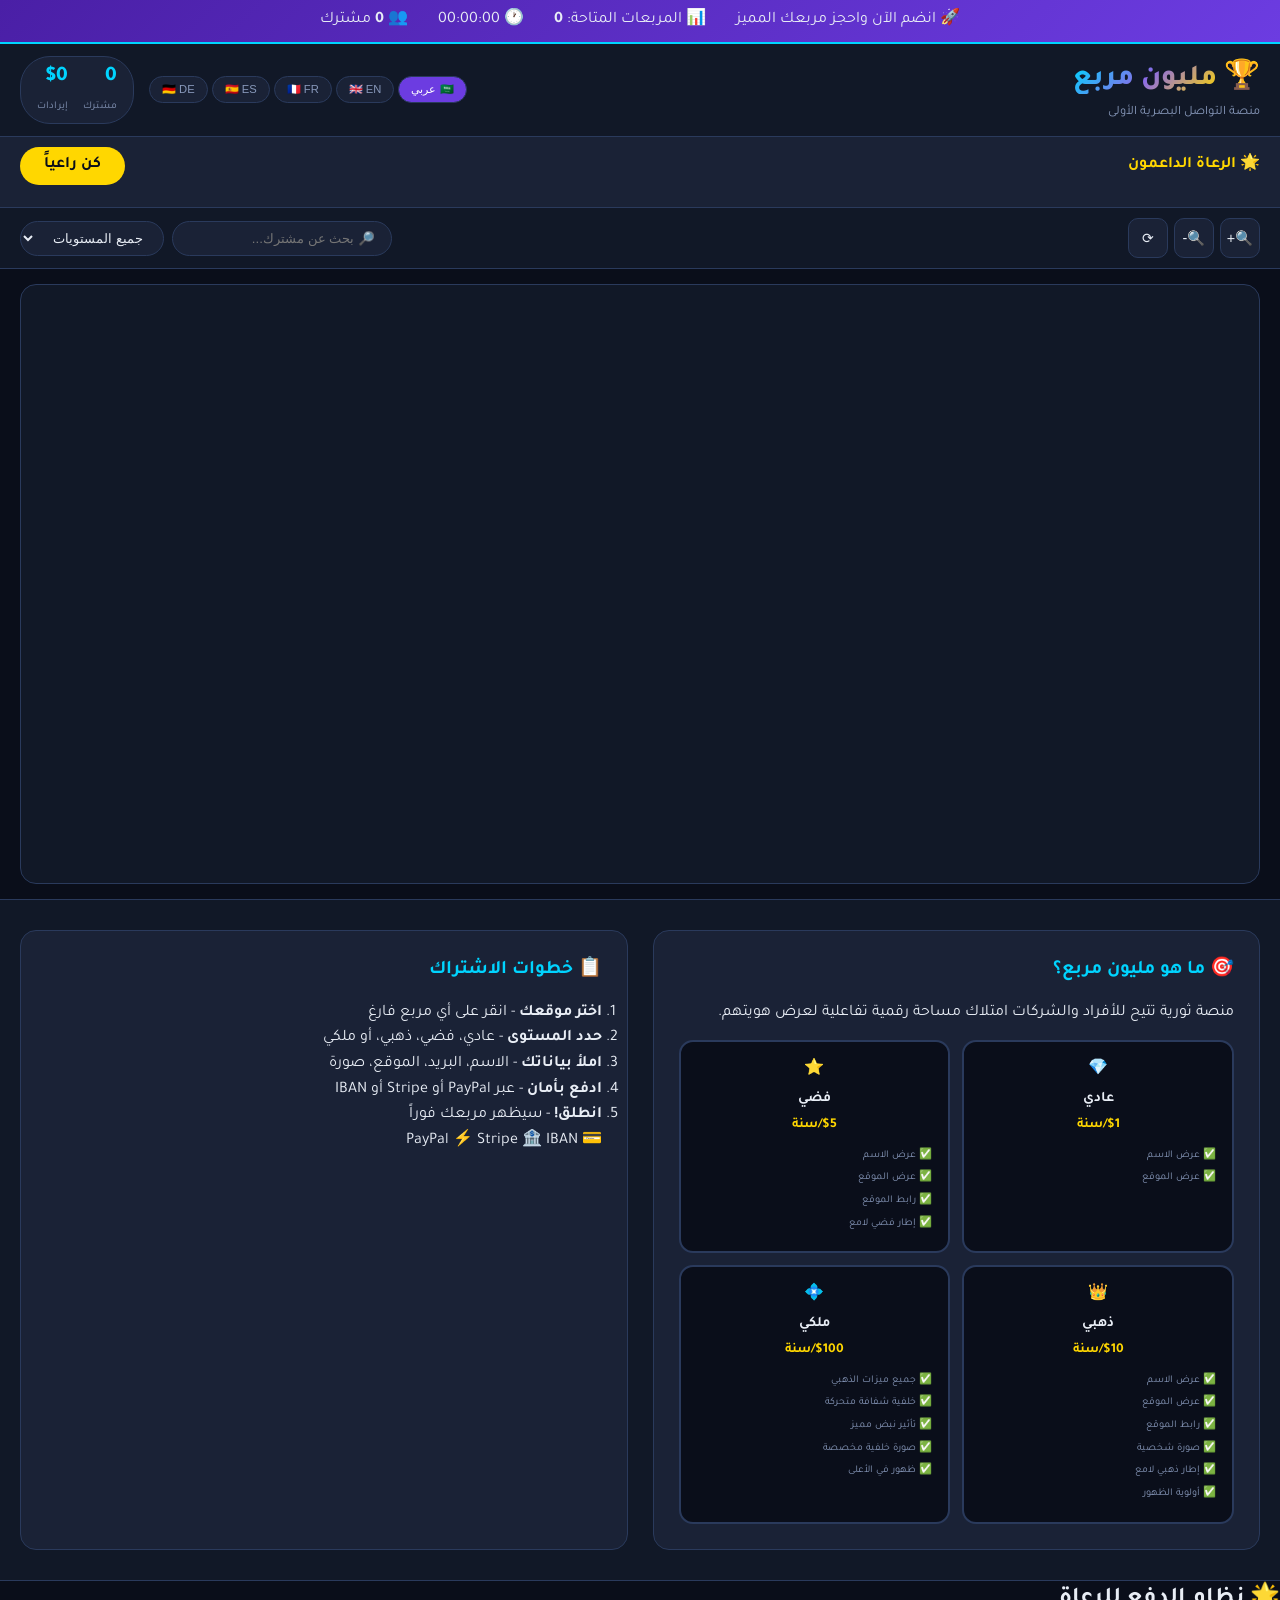
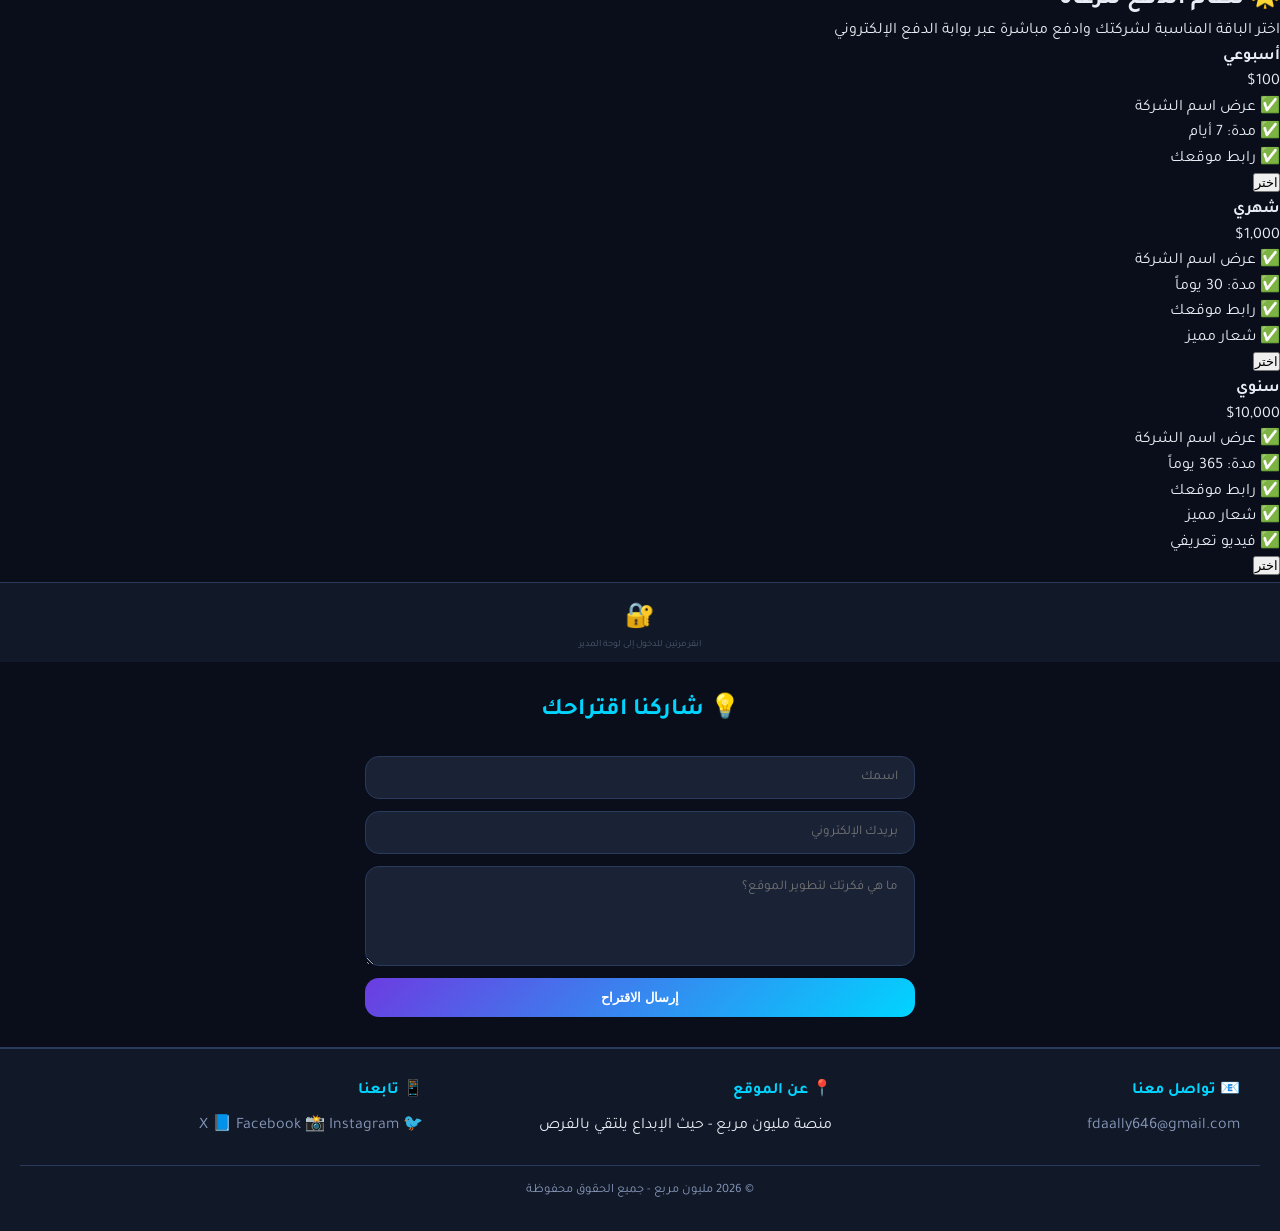
<file: deepseek_html_20260731_e8d69e.html>
<!DOCTYPE html>
<html lang="ar" dir="rtl">
<head>
    <meta charset="UTF-8">
    <meta name="viewport" content="width=device-width, initial-scale=1.0">
    <title>🏆 مليون مربع - المنصة التفاعلية</title>
    <link rel="stylesheet" href="style.css">
    <link href="https://fonts.googleapis.com/css2?family=Tajawal:wght@400;500;700;800&display=swap" rel="stylesheet">
</head>
<body>
    <div class="site-background" id="siteBackground"></div>

    <!-- ===== شريط التنبيه ===== -->
    <div class="top-banner">
        <div class="banner-content">
            <span class="banner-text" data-i18n="banner">🚀 انضم الآن واحجز مربعك المميز</span>
            <span class="banner-counter">📊 <span data-i18n="available">المربعات المتاحة</span>: <strong id="availableSquares">0</strong></span>
            <span class="banner-clock">🕐 <span id="liveClock">00:00:00</span></span>
            <span class="banner-counter">👥 <strong id="totalMembersDisplay">0</strong> <span data-i18n="members">مشترك</span></span>
        </div>
    </div>

    <!-- ===== الهيدر ===== -->
    <header class="main-header">
        <div class="header-content">
            <div class="logo-section">
                <h1>🏆 <span class="gradient-text" data-i18n="site_title">مليون مربع</span></h1>
                <p class="subtitle" data-i18n="subtitle">منصة التواصل البصرية الأولى</p>
            </div>
            <div class="header-controls">
                <div class="lang-selector">
                    <button class="lang-btn active" data-lang="ar">🇸🇦 عربي</button>
                    <button class="lang-btn" data-lang="en">🇬🇧 EN</button>
                    <button class="lang-btn" data-lang="fr">🇫🇷 FR</button>
                    <button class="lang-btn" data-lang="es">🇪🇸 ES</button>
                    <button class="lang-btn" data-lang="de">🇩🇪 DE</button>
                </div>
                <div class="header-stats">
                    <div class="stat-item">
                        <span class="stat-number" id="totalMembers">0</span>
                        <span class="stat-label" data-i18n="members">مشترك</span>
                    </div>
                    <div class="stat-item">
                        <span class="stat-number" id="totalRevenue">$0</span>
                        <span class="stat-label" data-i18n="revenue">إيرادات</span>
                    </div>
                </div>
            </div>
        </div>
    </header>

    <!-- ===== شريط الرعاة ===== -->
    <div class="sponsors-section">
        <div class="sponsors-header">
            <span data-i18n="sponsors_title">🌟 الرعاة الداعمون</span>
            <a href="#sponsorPayment" class="sponsor-cta" data-i18n="become_sponsor">كن راعياً</a>
        </div>
        <div class="sponsors-marquee">
            <div class="marquee-track" id="marqueeTrack"></div>
        </div>
    </div>

    <!-- ===== شريط الأدوات ===== -->
    <div class="toolbar">
        <div class="toolbar-group">
            <button id="zoomInBtn" title="تكبير">🔍+</button>
            <button id="zoomOutBtn" title="تصغير">🔍-</button>
            <button id="resetViewBtn" title="إعادة ضبط">⟳</button>
        </div>
        <div class="search-group">
            <input type="text" id="searchInput" placeholder="🔎 بحث عن مشترك...">
            <select id="filterTier">
                <option value="all">جميع المستويات</option>
                <option value="normal">💎 عادي</option>
                <option value="silver">⭐ فضي</option>
                <option value="gold">👑 ذهبي</option>
                <option value="royal">💠 ملكي</option>
            </select>
        </div>
    </div>

    <!-- ===== جدار المربعات ===== -->
    <div class="grid-container">
        <div class="grid-wrapper" id="gridWrapper">
            <div class="grid-canvas" id="gridCanvas"></div>
            <div class="loading-indicator" id="loadingIndicator">⏳ جاري تحميل المربعات...</div>
        </div>
    </div>

    <!-- ===== معلومات الموقع ===== -->
    <section class="info-section">
        <div class="info-card">
            <h2 data-i18n="what_is">🎯 ما هو مليون مربع؟</h2>
            <p data-i18n="description">منصة ثورية تتيح للأفراد والشركات امتلاك مساحة رقمية تفاعلية لعرض هويتهم.</p>
            <div class="features-grid">
                <div class="feature normal-tier">
                    <span>💎</span>
                    <h4 data-i18n="normal">عادي</h4>
                    <p class="price">$1/<span data-i18n="year">سنة</span></p>
                    <ul class="feature-list">
                        <li data-i18n="f_normal_1">✅ عرض الاسم</li>
                        <li data-i18n="f_normal_2">✅ عرض الموقع</li>
                    </ul>
                </div>
                <div class="feature silver-tier">
                    <span>⭐</span>
                    <h4 data-i18n="silver">فضي</h4>
                    <p class="price">$5/<span data-i18n="year">سنة</span></p>
                    <ul class="feature-list">
                        <li data-i18n="f_silver_1">✅ عرض الاسم</li>
                        <li data-i18n="f_silver_2">✅ عرض الموقع</li>
                        <li data-i18n="f_silver_3">✅ رابط الموقع</li>
                        <li data-i18n="f_silver_4">✅ إطار فضي لامع</li>
                    </ul>
                </div>
                <div class="feature gold-tier">
                    <span>👑</span>
                    <h4 data-i18n="gold">ذهبي</h4>
                    <p class="price">$10/<span data-i18n="year">سنة</span></p>
                    <ul class="feature-list">
                        <li data-i18n="f_gold_1">✅ عرض الاسم</li>
                        <li data-i18n="f_gold_2">✅ عرض الموقع</li>
                        <li data-i18n="f_gold_3">✅ رابط الموقع</li>
                        <li data-i18n="f_gold_4">✅ صورة شخصية</li>
                        <li data-i18n="f_gold_5">✅ إطار ذهبي لامع</li>
                        <li data-i18n="f_gold_6">✅ أولوية الظهور</li>
                    </ul>
                </div>
                <div class="feature royal-tier">
                    <span>💠</span>
                    <h4 data-i18n="royal">ملكي</h4>
                    <p class="price">$100/<span data-i18n="year">سنة</span></p>
                    <ul class="feature-list">
                        <li data-i18n="f_royal_1">✅ جميع ميزات الذهبي</li>
                        <li data-i18n="f_royal_2">✅ خلفية شفافة متحركة</li>
                        <li data-i18n="f_royal_3">✅ تأثير نبض مميز</li>
                        <li data-i18n="f_royal_4">✅ صورة خلفية مخصصة</li>
                        <li data-i18n="f_royal_5">✅ ظهور في الأعلى</li>
                    </ul>
                </div>
            </div>
        </div>

        <div class="info-card">
            <h2 data-i18n="steps_title">📋 خطوات الاشتراك</h2>
            <ol>
                <li data-i18n="step1"><strong>اختر موقعك</strong> - انقر على أي مربع فارغ</li>
                <li data-i18n="step2"><strong>حدد المستوى</strong> - عادي، فضي، ذهبي، أو ملكي</li>
                <li data-i18n="step3"><strong>املأ بياناتك</strong> - الاسم، البريد، الموقع، صورة</li>
                <li data-i18n="step4"><strong>ادفع بأمان</strong> - عبر PayPal أو Stripe أو IBAN</li>
                <li data-i18n="step5"><strong>انطلق!</strong> - سيظهر مربعك فوراً</li>
            </ol>
            <div class="payment-methods">
                <span>💳 PayPal</span>
                <span>⚡ Stripe</span>
                <span>🏦 IBAN</span>
            </div>
        </div>
    </section>

    <!-- ===== نظام دفع الرعاة ===== -->
    <section class="sponsor-payment-section" id="sponsorPayment">
        <h2 data-i18n="sponsor_payment_title">🌟 نظام الدفع للرعاة</h2>
        <p data-i18n="sponsor_payment_desc">اختر الباقة المناسبة لشركتك وادفع مباشرة عبر بوابة الدفع الإلكتروني</p>
        <div class="sponsor-plans">
            <div class="plan-card">
                <h4 data-i18n="weekly">أسبوعي</h4>
                <p class="price">$100</p>
                <ul>
                    <li data-i18n="sp_weekly_1">✅ عرض اسم الشركة</li>
                    <li data-i18n="sp_weekly_2">✅ مدة: 7 أيام</li>
                    <li data-i18n="sp_weekly_3">✅ رابط موقعك</li>
                </ul>
                <button class="plan-btn sponsor-pay-btn" data-plan="weekly" data-amount="100" data-i18n="choose">اختر</button>
            </div>
            <div class="plan-card featured">
                <h4 data-i18n="monthly">شهري</h4>
                <p class="price">$1,000</p>
                <ul>
                    <li data-i18n="sp_monthly_1">✅ عرض اسم الشركة</li>
                    <li data-i18n="sp_monthly_2">✅ مدة: 30 يوماً</li>
                    <li data-i18n="sp_monthly_3">✅ رابط موقعك</li>
                    <li data-i18n="sp_monthly_4">✅ شعار مميز</li>
                </ul>
                <button class="plan-btn sponsor-pay-btn" data-plan="monthly" data-amount="1000" data-i18n="choose">اختر</button>
            </div>
            <div class="plan-card premium">
                <h4 data-i18n="yearly">سنوي</h4>
                <p class="price">$10,000</p>
                <ul>
                    <li data-i18n="sp_yearly_1">✅ عرض اسم الشركة</li>
                    <li data-i18n="sp_yearly_2">✅ مدة: 365 يوماً</li>
                    <li data-i18n="sp_yearly_3">✅ رابط موقعك</li>
                    <li data-i18n="sp_yearly_4">✅ شعار مميز</li>
                    <li data-i18n="sp_yearly_5">✅ فيديو تعريفي</li>
                </ul>
                <button class="plan-btn sponsor-pay-btn" data-plan="yearly" data-amount="10000" data-i18n="choose">اختر</button>
            </div>
        </div>
    </section>

    <!-- ===== لوحة التحكم (مخفية) ===== -->
    <div class="admin-section">
        <div class="admin-hidden-trigger">
            <button id="adminSecretBtn" class="admin-secret-btn" title="اضغط مرتين للدخول">🔐</button>
            <span class="admin-hint" data-i18n="admin_hint">انقر مرتين للدخول إلى لوحة المدير</span>
        </div>
        
        <div id="adminPanel" class="admin-panel hidden">
            <div class="admin-login">
                <h3 data-i18n="admin_login">🔐 الدخول إلى لوحة التحكم</h3>
                <input type="text" id="adminEmail" placeholder="اسم المستخدم">
                <input type="password" id="adminPassword" placeholder="كلمة السر">
                <button id="adminLoginBtn" data-i18n="login">دخول</button>
                <div id="loginError" class="login-error hidden">❌ اسم المستخدم أو كلمة السر غير صحيحة</div>
            </div>
            
            <div id="adminContent" class="admin-content hidden">
                <div class="admin-tabs">
                    <button class="tab-btn active" data-tab="tabMembers">👥 <span data-i18n="members">المشتركين</span></button>
                    <button class="tab-btn" data-tab="tabPayments">💰 <span data-i18n="payments">الدفع</span></button>
                    <button class="tab-btn" data-tab="tabSponsors">🏢 <span data-i18n="sponsors">الرعاة</span></button>
                    <button class="tab-btn" data-tab="tabSuggestions">💡 <span data-i18n="suggestions">الاقتراحات</span></button>
                    <button class="tab-btn" data-tab="tabSettings">⚙️ <span data-i18n="settings">الإعدادات</span></button>
                </div>

                <div id="tabMembers" class="tab-content active">
                    <div class="admin-actions">
                        <button id="addMemberBtn">➕ <span data-i18n="add_member">إضافة مشترك</span></button>
                        <button id="exportMembersBtn">📥 <span data-i18n="export">تصدير</span></button>
                    </div>
                    <div class="members-table-wrapper">
                        <table id="membersTable">
                            <thead>
                                <tr>
                                    <th data-i18n="name">الاسم</th>
                                    <th data-i18n="email">البريد</th>
                                    <th data-i18n="tier">المستوى</th>
                                    <th data-i18n="location">الموقع</th>
                                    <th data-i18n="actions">الإجراءات</th>
                                </tr>
                            </thead>
                            <tbody id="membersTableBody"></tbody>
                        </table>
                    </div>
                </div>

                <div id="tabPayments" class="tab-content hidden">
                    <h4 data-i18n="payment_settings">💳 إعدادات الدفع</h4>
                    <div class="payment-settings">
                        <label>PayPal: <input type="text" id="paypalSetting" placeholder="بريد PayPal"></label>
                        <label>Stripe: <input type="text" id="stripeSetting" placeholder="مفتاح Stripe"></label>
                        <label>IBAN: <input type="text" id="ibanSetting" placeholder="رقم IBAN"></label>
                        <button id="savePaymentSettings">💾 <span data-i18n="save">حفظ الإعدادات</span></button>
                    </div>
                </div>

                <div id="tabSponsors" class="tab-content hidden">
                    <h4 data-i18n="sponsor_management">🏢 إدارة الرعاة</h4>
                    <div class="sponsor-admin">
                        <div class="add-sponsor-form">
                            <input type="text" id="sponsorName" placeholder="اسم الراعي">
                            <input type="text" id="sponsorLink" placeholder="رابط الموقع">
                            <input type="number" id="sponsorAmount" placeholder="المبلغ">
                            <select id="sponsorDuration">
                                <option value="weekly" data-i18n="weekly">أسبوعي</option>
                                <option value="monthly" data-i18n="monthly">شهري</option>
                                <option value="yearly" data-i18n="yearly">سنوي</option>
                            </select>
                            <button id="addSponsorBtn">➕ <span data-i18n="add_sponsor">إضافة راعي</span></button>
                        </div>
                        <ul id="sponsorList" class="sponsor-list"></ul>
                    </div>
                </div>

                <div id="tabSuggestions" class="tab-content hidden">
                    <h4 data-i18n="suggestions_title">💡 اقتراحات المشتركين</h4>
                    <div id="suggestionsList" class="suggestions-list">
                        <p class="empty-msg" data-i18n="no_suggestions">لا توجد اقتراحات حالياً</p>
                    </div>
                </div>

                <div id="tabSettings" class="tab-content hidden">
                    <h4 data-i18n="settings_title">⚙️ إعدادات الموقع</h4>
                    <div class="settings-group">
                        <label data-i18n="admin_email">بريد المدير: <input type="email" id="adminEmailSetting" placeholder="بريد المدير"></label>
                        <label data-i18n="admin_name">اسم المدير: <input type="text" id="adminNameSetting" placeholder="اسم المدير"></label>
                        <button id="saveSettingsBtn">💾 <span data-i18n="save">حفظ الإعدادات</span></button>
                    </div>
                    <div class="settings-group">
                        <h5 data-i18n="change_password">🔑 تغيير كلمة السر</h5>
                        <input type="password" id="newPassword" placeholder="كلمة سر جديدة">
                        <button id="changePasswordBtn" data-i18n="change">تغيير</button>
                    </div>
                </div>
            </div>
        </div>
    </div>

    <!-- ===== نموذج الاقتراحات ===== -->
    <section class="suggestion-section">
        <h2 data-i18n="suggest_idea">💡 شاركنا اقتراحك</h2>
        <form id="suggestionForm">
            <input type="text" id="suggesterName" placeholder="اسمك" required>
            <input type="email" id="suggesterEmail" placeholder="بريدك الإلكتروني" required>
            <textarea id="suggestionText" placeholder="ما هي فكرتك لتطوير الموقع؟" required></textarea>
            <button type="submit" data-i18n="send">إرسال الاقتراح</button>
        </form>
    </section>

    <!-- ===== الفوتر ===== -->
    <footer class="main-footer">
        <div class="footer-content">
            <div class="footer-section">
                <h4 data-i18n="contact_us">📧 تواصل معنا</h4>
                <a href="mailto:fdaally646@gmail.com">fdaally646@gmail.com</a>
            </div>
            <div class="footer-section">
                <h4 data-i18n="about_us">📍 عن الموقع</h4>
                <p data-i18n="about_text">منصة مليون مربع - حيث الإبداع يلتقي بالفرص</p>
            </div>
            <div class="footer-section">
                <h4 data-i18n="follow_us">📱 تابعنا</h4>
                <div class="social-links">
                    <a href="#">🐦 X</a>
                    <a href="#">📘 Facebook</a>
                    <a href="#">📸 Instagram</a>
                </div>
            </div>
        </div>
        <div class="footer-bottom">
            <p>© 2026 <span data-i18n="site_title">مليون مربع</span> - <span data-i18n="rights">جميع الحقوق محفوظة</span></p>
        </div>
    </footer>

    <script src="script.js"></script>
</body>
</html>
</file>
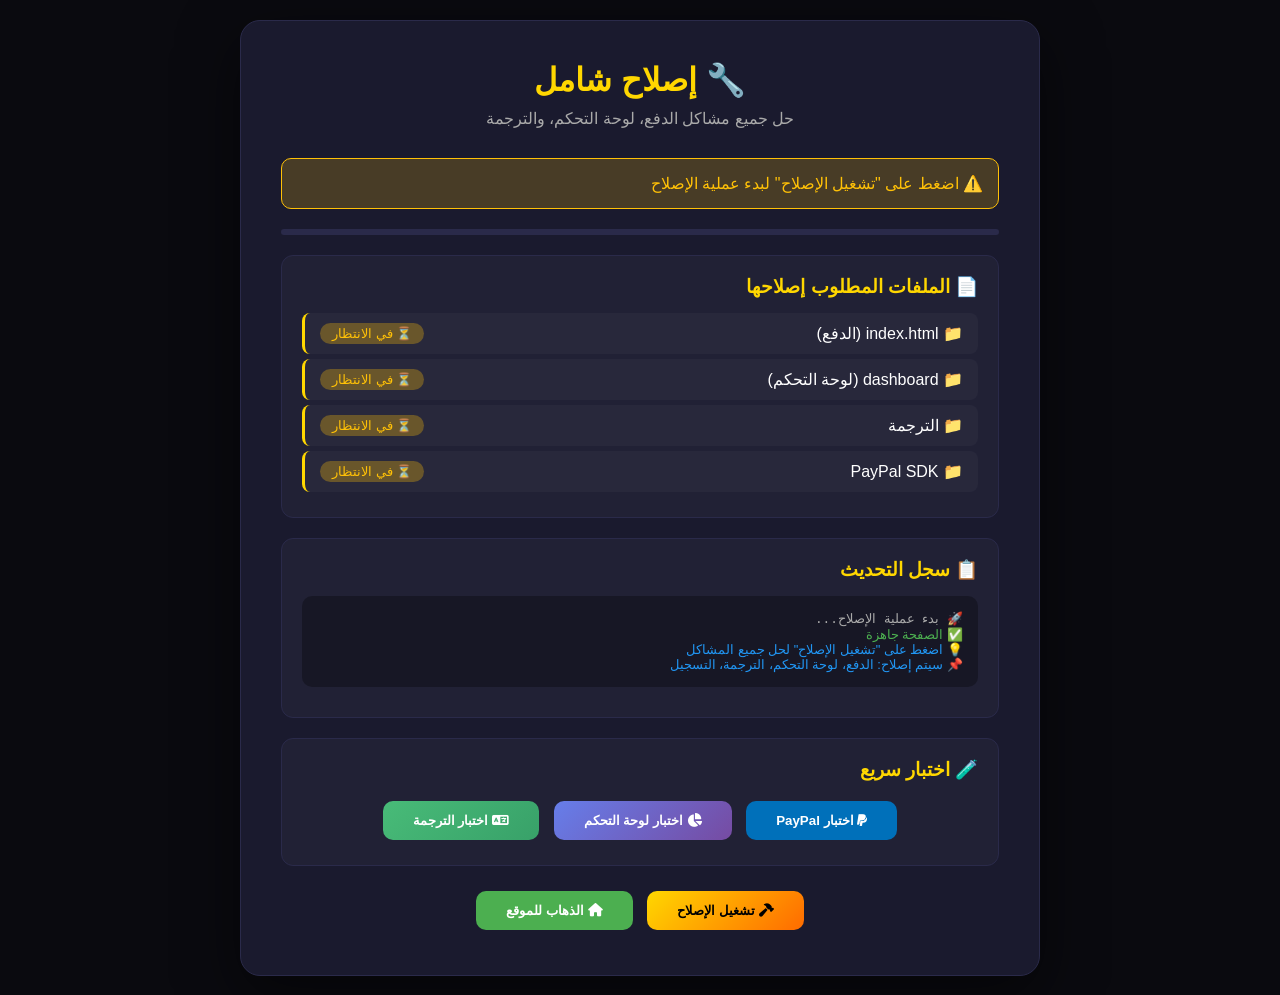
<file: fix-all.html>
<!DOCTYPE html>
<html lang="ar" dir="rtl">
<head>
    <meta charset="UTF-8">
    <meta name="viewport" content="width=device-width, initial-scale=1.0">
    <title>🔧 إصلاح شامل - مليون مربع</title>
    <link rel="stylesheet" href="https://cdnjs.cloudflare.com/ajax/libs/font-awesome/6.5.1/css/all.min.css">
    <!-- ======== Vercel Web Analytics ======== -->
    <script defer src="https://cdn.vercel-insights.com/v1/script.js"></script>

    <style>
        * { margin: 0; padding: 0; box-sizing: border-box; font-family: 'Segoe UI', Tahoma, Geneva, Verdana, sans-serif; }
        body { background: #0a0a0f; color: #fff; min-height: 100vh; display: flex; justify-content: center; align-items: center; padding: 20px; }
        .container { max-width: 800px; width: 100%; background: #1a1a2e; padding: 40px; border-radius: 20px; border: 1px solid #2a2a4a; box-shadow: 0 20px 60px rgba(0,0,0,0.5); }
        h1 { color: #ffd700; text-align: center; margin-bottom: 10px; font-size: 2rem; }
        .subtitle { text-align: center; color: #aaa; margin-bottom: 30px; }
        .section { background: rgba(255,255,255,0.03); padding: 20px; border-radius: 12px; margin: 20px 0; border: 1px solid #2a2a4a; }
        .section h3 { color: #ffd700; margin-bottom: 15px; }
        .btn { display: inline-block; padding: 12px 30px; background: linear-gradient(135deg, #ffd700, #ff6b00); color: #000; border: none; border-radius: 10px; font-weight: bold; cursor: pointer; transition: all 0.3s; margin: 5px; }
        .btn:hover { transform: translateY(-2px); box-shadow: 0 5px 20px rgba(255,215,0,0.3); }
        .btn-success { background: #4CAF50; color: #fff; }
        .btn-danger { background: #f44336; color: #fff; }
        .btn-paypal { background: #0070ba; color: #fff; }
        .btn-paypal:hover { background: #005c9e; }
        .code-block { background: #0a0a0f; padding: 15px; border-radius: 8px; overflow-x: auto; font-family: monospace; font-size: 0.85rem; color: #aaa; margin: 10px 0; border: 1px solid #2a2a4a; max-height: 300px; overflow-y: auto; direction: ltr; text-align: left; white-space: pre-wrap; }
        .log { background: rgba(0,0,0,0.3); padding: 15px; border-radius: 10px; font-family: monospace; font-size: 0.8rem; color: #aaa; max-height: 200px; overflow-y: auto; margin: 10px 0; }
        .status { padding: 15px; margin: 10px 0; border-radius: 10px; }
        .success { background: rgba(76,175,80,0.2); border: 1px solid #4CAF50; color: #4CAF50; }
        .warning { background: rgba(255,193,7,0.2); border: 1px solid #ffc107; color: #ffc107; }
        .info { background: rgba(33,150,243,0.2); border: 1px solid #2196F3; color: #2196F3; }
        .center { text-align: center; }
        .file-item { padding: 10px 15px; margin: 5px 0; background: rgba(255,255,255,0.03); border-radius: 8px; display: flex; justify-content: space-between; align-items: center; border-left: 3px solid #ffd700; }
        .file-item .name { color: #fff; font-weight: 500; }
        .file-item .badge { padding: 3px 12px; border-radius: 12px; font-size: 0.8rem; }
        .badge-success { background: rgba(76,175,80,0.3); color: #4CAF50; }
        .badge-error { background: rgba(244,67,54,0.3); color: #f44336; }
        .badge-pending { background: rgba(255,193,7,0.3); color: #ffc107; }
        .progress-bar { width: 100%; height: 6px; background: #2a2a4a; border-radius: 3px; margin: 20px 0; overflow: hidden; }
        .progress-bar .fill { height: 100%; background: linear-gradient(90deg, #ffd700, #ff6b00); border-radius: 3px; transition: width 0.5s; width: 0%; }
        @media (max-width: 600px) { .container { padding: 20px; } .file-item { flex-direction: column; text-align: center; gap: 5px; } }
    </style>
</head>
<body>
    <div class="container">
        <h1>🔧 إصلاح شامل</h1>
        <p class="subtitle">حل جميع مشاكل الدفع، لوحة التحكم، والترجمة</p>

        <div id="mainStatus" class="status info">📦 جاري تهيئة الإصلاح...</div>
        <div class="progress-bar"><div class="fill" id="progressFill"></div></div>

        <div class="section">
            <h3>📄 الملفات المطلوب إصلاحها</h3>
            <div id="fileList">
                <div class="file-item"><span class="name">📁 index.html (الدفع)</span><span class="badge badge-pending">⏳ في الانتظار</span></div>
                <div class="file-item"><span class="name">📁 dashboard (لوحة التحكم)</span><span class="badge badge-pending">⏳ في الانتظار</span></div>
                <div class="file-item"><span class="name">📁 الترجمة</span><span class="badge badge-pending">⏳ في الانتظار</span></div>
                <div class="file-item"><span class="name">📁 PayPal SDK</span><span class="badge badge-pending">⏳ في الانتظار</span></div>
            </div>
        </div>

        <div class="section">
            <h3>📋 سجل التحديث</h3>
            <div id="logOutput" class="log">🚀 بدء عملية الإصلاح...</div>
        </div>

        <div class="section">
            <h3>🧪 اختبار سريع</h3>
            <div class="center">
                <button onclick="testPayPal()" class="btn btn-paypal"><i class="fab fa-paypal"></i> اختبار PayPal</button>
                <button onclick="testDashboard()" class="btn" style="background:linear-gradient(135deg,#667eea,#764ba2);color:#fff;"><i class="fas fa-chart-pie"></i> اختبار لوحة التحكم</button>
                <button onclick="testTranslation()" class="btn" style="background:linear-gradient(135deg,#48bb78,#38a169);color:#fff;"><i class="fas fa-language"></i> اختبار الترجمة</button>
            </div>
            <div id="testResult" class="status info" style="display:none;"></div>
        </div>

        <div class="center" style="margin-top: 20px;">
            <button onclick="runFix()" class="btn"><i class="fas fa-hammer"></i> تشغيل الإصلاح</button>
            <button onclick="window.location.href='index.html'" class="btn btn-success"><i class="fas fa-home"></i> الذهاب للموقع</button>
        </div>
    </div>

    <script>
        // ============================================
        // كود الإصلاح الرئيسي
        // ============================================
        let currentStep = 0;
        let successCount = 0;
        const logOutput = document.getElementById('logOutput');
        const progressFill = document.getElementById('progressFill');
        const fileItems = document.querySelectorAll('.file-item');

        function addLog(msg, type = 'info') {
            const colors = { success: '#4CAF50', error: '#f44336', warning: '#ffc107', info: '#2196F3' };
            logOutput.innerHTML += `<div style="color: ${colors[type] || '#aaa'}">${msg}</div>`;
            logOutput.scrollTop = logOutput.scrollHeight;
        }

        function updateProgress(percent) {
            progressFill.style.width = percent + '%';
        }

        function updateFileStatus(index, status) {
            if (fileItems[index]) {
                const badge = fileItems[index].querySelector('.badge');
                badge.className = `badge badge-${status}`;
                badge.textContent = status === 'success' ? '✅ تم الإصلاح' : status === 'error' ? '❌ فشل' : '⏳ في الانتظار';
            }
        }

        // ============================================
        // الإصلاحات
        // ============================================

        // 1. إصلاح PayPal
        function fixPayPal() {
            return new Promise((resolve) => {
                addLog('🔧 إصلاح PayPal...', 'info');
                try {
                    // محاولة تهيئة PayPal يدوياً
                    if (typeof paypal !== 'undefined') {
                        addLog('✅ PayPal SDK موجود', 'success');
                        // محاولة عرض زر PayPal في أي حاوية
                        const containers = document.querySelectorAll('.paypal-button-container, #paypal-button-container');
                        containers.forEach(container => {
                            if (container && container.children.length === 0) {
                                try {
                                    paypal.Buttons({
                                        style: { layout: 'vertical', color: 'gold', shape: 'rect',
                                            label: 'paypal', height: 48 },
                                        createOrder: function() {
                                            return Promise.resolve('test-order');
                                        },
                                        onApprove: function() {
                                            alert('🧪 PayPal يعمل!');
                                        }
                                    }).render(container);
                                    addLog('✅ تم إضافة زر PayPal', 'success');
                                } catch (e) {
                                    addLog('⚠️ فشل إضافة زر PayPal: ' + e.message, 'warning');
                                }
                            }
                        });
                        resolve(true);
                    } else {
                        addLog('⚠️ PayPal SDK غير محمل، سيتم إعادة المحاولة', 'warning');
                        // إضافة SDK يدوياً
                        const script = document.createElement('script');
                        script.src = 'https://www.paypal.com/sdk/js?client-id=sb&currency=USD&components=buttons&enable-funding=venmo';
                        script.onload = () => {
                            addLog('✅ تم تحميل PayPal SDK', 'success');
                            resolve(true);
                        };
                        script.onerror = () => {
                            addLog('❌ فشل تحميل PayPal SDK', 'error');
                            resolve(false);
                        };
                        document.head.appendChild(script);
                    }
                } catch (e) {
                    addLog('❌ خطأ في PayPal: ' + e.message, 'error');
                    resolve(false);
                }
            });
        }

        // 2. إصلاح لوحة التحكم
        function fixDashboard() {
            return new Promise((resolve) => {
                addLog('🔧 إصلاح لوحة التحكم...', 'info');
                try {
                    // التأكد من وجود عناصر لوحة التحكم
                    const panel = document.getElementById('dashboardPanel');
                    if (!panel) {
                        addLog('⚠️ لوحة التحكم غير موجودة، سيتم إنشاؤها', 'warning');
                        // إنشاء لوحة تحكم إذا لم تكن موجودة
                        const newPanel = document.createElement('div');
                        newPanel.id = 'dashboardPanel';
                        newPanel.className = 'dashboard-panel';
                        newPanel.innerHTML = `
                            <div class="glass-effect p-6 max-w-7xl mx-auto">
                                <div class="flex justify-between items-center mb-6">
                                    <h2 class="text-2xl font-bold">📊 لوحة التحكم</h2>
                                    <button class="close-dash" onclick="toggleDashboard()">&times;</button>
                                </div>
                                <div class="dash-grid" id="dashStats">
                                    <div class="dash-card"><div class="number" id="dashTotal">0</div><div class="label">📦 إجمالي المربعات</div></div>
                                    <div class="dash-card"><div class="number" id="dashSold">0</div><div class="label">✅ مباع</div></div>
                                    <div class="dash-card"><div class="number" id="dashAvailable">0</div><div class="label">🟢 متاح</div></div>
                                    <div class="dash-card"><div class="number" id="dashRevenue">$0</div><div class="label">💰 الإيرادات</div></div>
                                    <div class="dash-card"><div class="number" id="dashSubs">0</div><div class="label">👥 المشتركين</div></div>
                                    <div class="dash-card"><div class="number" id="dashSupport">0</div><div class="label">🌟 الداعمين</div></div>
                                </div>
                                <div class="mt-6"><h3 class="font-bold mb-4">👥 المشتركين</h3><div id="subscribersList" class="space-y-2"></div></div>
                                <div class="mt-6"><h3 class="font-bold mb-4">💳 المدفوعات</h3><div id="paymentsList" class="space-y-2"></div></div>
                                <button onclick="logoutUser()" class="mt-4 px-6 py-2 bg-red-500/30 rounded-full hover:bg-red-500/50 transition text-white"><i class="fas fa-sign-out-alt"></i> تسجيل الخروج</button>
                            </div>
                        `;
                        document.body.appendChild(newPanel);
                        addLog('✅ تم إنشاء لوحة التحكم', 'success');
                    } else {
                        addLog('✅ لوحة التحكم موجودة', 'success');
                    }

                    // إضافة دالة toggleDashboard إذا لم تكن موجودة
                    if (typeof window.toggleDashboard !== 'function') {
                        window.toggleDashboard = function() {
                            const panel = document.getElementById('dashboardPanel');
                            if (panel) {
                                panel.classList.toggle('active');
                                if (panel.classList.contains('active')) {
                                    // تحديث البيانات
                                    updateDashboardData();
                                }
                            }
                        };
                        addLog('✅ تم إضافة دالة toggleDashboard', 'success');
                    }

                    // إضافة دالة updateDashboardData
                    window.updateDashboardData = function() {
                        const squares = JSON.parse(localStorage.getItem('million_squares_squares') || '[]');
                        const subscribers = JSON.parse(localStorage.getItem('million_squares_subscribers') || '[]');
                        const payments = JSON.parse(localStorage.getItem('million_squares_payments') || '[]');
                        const supporters = JSON.parse(localStorage.getItem('million_squares_supporters') || '[]');

                        const sold = squares.filter(s => s.status === 'sold').length;
                        const available = squares.filter(s => s.status === 'available').length;
                        const revenue = squares.reduce((sum, s) => sum + (s.status === 'sold' ? s.price : 0), 0);

                        document.getElementById('dashTotal').textContent = squares.length || 0;
                        document.getElementById('dashSold').textContent = sold;
                        document.getElementById('dashAvailable').textContent = available;
                        document.getElementById('dashRevenue').textContent = '$' + revenue.toLocaleString();
                        document.getElementById('dashSubs').textContent = subscribers.length;
                        document.getElementById('dashSupport').textContent = supporters.length;

                        // عرض المشتركين
                        const subsList = document.getElementById('subscribersList');
                        if (subscribers.length === 0) {
                            subsList.innerHTML = '<p class="text-gray-400 text-center">لا يوجد مشتركين بعد</p>';
                        } else {
                            subsList.innerHTML = subscribers.slice(-5).reverse().map(s =>
                                `<div class="flex justify-between items-center p-2 bg-white/5 rounded-lg">
                                    <span>${s.name}</span>
                                    <span class="text-sm text-gray-400">${s.email}</span>
                                    <span class="text-sm text-yellow-400">${s.tier || 'عادي'}</span>
                                </div>`
                            ).join('');
                        }

                        // عرض المدفوعات
                        const payList = document.getElementById('paymentsList');
                        if (payments.length === 0) {
                            payList.innerHTML = '<p class="text-gray-400 text-center">لا يوجد مدفوعات بعد</p>';
                        } else {
                            payList.innerHTML = payments.slice(-5).reverse().map(p =>
                                `<div class="flex justify-between items-center p-2 bg-white/5 rounded-lg">
                                    <span>${p.user}</span>
                                    <span class="text-sm text-green-400">$${p.amount}</span>
                                    <span class="text-sm text-gray-400">${p.method}</span>
                                    <span class="text-sm text-gray-500">${p.date}</span>
                                </div>`
                            ).join('');
                        }
                    };

                    resolve(true);
                } catch (e) {
                    addLog('❌ خطأ في لوحة التحكم: ' + e.message, 'error');
                    resolve(false);
                }
            });
        }

        // 3. إصلاح الترجمة
        function fixTranslation() {
            return new Promise((resolve) => {
                addLog('🔧 إصلاح الترجمة...', 'info');
                try {
                    // إضافة نظام ترجمة بسيط
                    const translations = {
                        ar: {
                            title: 'مليون مربع',
                            subtitle: 'المنصة البصرية التفاعلية الأولى',
                            totalSquares: '📦 إجمالي المربعات',
                            sold: '✅ مباع',
                            subscribers: '👥 مشتركين',
                            revenue: '💰 إيرادات',
                            supporters: '🌟 داعمين',
                            register: 'تسجيل/دفع',
                            dashboard: 'لوحة التحكم',
                            support: 'دعم',
                            search: '🔍 ابحث عن مربع...',
                            allCategories: 'جميع الفئات',
                            allStatus: 'جميع الحالات',
                            reset: 'إعادة',
                            noSquares: '🔍 لا توجد مربعات',
                            basic: '💎 عادي',
                            silver: '⭐ فضي',
                            gold: '👑 ذهبي',
                            platinum: '💠 ملكي',
                            available: '🟢 متاح',
                            soldStatus: '🔴 مباع',
                            reserved: '🟡 محجوز',
                            paymentRequired: '⚠️ الدفع مطلوب لإتمام التسجيل',
                            paypal: 'PayPal',
                            stripe: 'Stripe',
                            crypto: 'USDT',
                            supportTitle: '🌟 دعم المنصة',
                            supportDesc: 'ادعم مليون مربع واظهر في شريط الإعلانات',
                            close: 'إغلاق',
                            logout: 'تسجيل الخروج'
                        },
                        en: {
                            title: 'Million Squares',
                            subtitle: 'The First Interactive Visual Platform',
                            totalSquares: '📦 Total Squares',
                            sold: '✅ Sold',
                            subscribers: '👥 Subscribers',
                            revenue: '💰 Revenue',
                            supporters: '🌟 Supporters',
                            register: 'Register/Pay',
                            dashboard: 'Dashboard',
                            support: 'Support',
                            search: '🔍 Search for square...',
                            allCategories: 'All Categories',
                            allStatus: 'All Statuses',
                            reset: 'Reset',
                            noSquares: '🔍 No squares found',
                            basic: '💎 Basic',
                            silver: '⭐ Silver',
                            gold: '👑 Gold',
                            platinum: '💠 Platinum',
                            available: '🟢 Available',
                            soldStatus: '🔴 Sold',
                            reserved: '🟡 Reserved',
                            paymentRequired: '⚠️ Payment required to complete registration',
                            paypal: 'PayPal',
                            stripe: 'Stripe',
                            crypto: 'USDT',
                            supportTitle: '🌟 Support the Platform',
                            supportDesc: 'Support Million Squares to appear in the ads banner',
                            close: 'Close',
                            logout: 'Logout'
                        }
                    };

                    let currentLang = localStorage.getItem('million_squares_lang') || 'ar';

                    window.t = function(key) {
                        return translations[currentLang][key] || key;
                    };

                    window.toggleLanguage = function() {
                        currentLang = currentLang === 'ar' ? 'en' : 'ar';
                        localStorage.setItem('million_squares_lang', currentLang);
                        document.documentElement.dir = currentLang === 'ar' ? 'rtl' : 'ltr';
                        document.documentElement.lang = currentLang;
                        translateUI();
                        alert(`🌐 تم تغيير اللغة إلى ${currentLang === 'ar' ? 'العربية' : 'English'}`);
                    };

                    window.translateUI = function() {
                        // ترجمة العناصر الرئيسية
                        document.querySelectorAll('[data-i18n]').forEach(el => {
                            el.textContent = t(el.getAttribute('data-i18n'));
                        });
                    };

                    // إضافة زر الترجمة إذا لم يكن موجوداً
                    const header = document.querySelector('.flex.items-center.gap-3.flex-wrap');
                    if (header && !document.getElementById('langToggle')) {
                        const langBtn = document.createElement('button');
                        langBtn.id = 'langToggle';
                        langBtn.className = 'btn-primary text-sm';
                        langBtn.style.background = 'linear-gradient(135deg, #667eea, #764ba2)';
                        langBtn.style.color = '#fff';
                        langBtn.innerHTML = '<i class="fas fa-globe"></i> 🌐';
                        langBtn.onclick = toggleLanguage;
                        header.appendChild(langBtn);
                        addLog('✅ تم إضافة زر الترجمة', 'success');
                    }

                    resolve(true);
                } catch (e) {
                    addLog('❌ خطأ في الترجمة: ' + e.message, 'error');
                    resolve(false);
                }
            });
        }

        // 4. إصلاح التسجيل
        function fixRegistration() {
            return new Promise((resolve) => {
                addLog('🔧 إصلاح التسجيل...', 'info');
                try {
                    // التأكد من ربط التسجيل بالدفع
                    const registerForm = document.getElementById('registerForm');
                    if (registerForm) {
                        const originalSubmit = registerForm.onsubmit;
                        registerForm.onsubmit = function(event) {
                            event.preventDefault();
                            // التحقق من البيانات
                            const fullName = document.getElementById('fullName')?.value.trim();
                            const email = document.getElementById('email')?.value.trim();
                            const password = document.getElementById('password')?.value;
                            const confirm = document.getElementById('confirmPassword')?.value;

                            if (!fullName) { alert('⚠️ يرجى إدخال الاسم الكامل'); return; }
                            if (!email || !email.includes('@')) { alert('⚠️ يرجى إدخال بريد صحيح'); return; }
                            if (password.length < 6) { alert('⚠️ كلمة المرور 6 أحرف على الأقل'); return; }
                            if (password !== confirm) { alert('⚠️ كلمة المرور غير متطابقة'); return; }

                            // حفظ البيانات مؤقتاً
                            window.userData = { fullName, email, password };
                            // فتح نافذة الدفع
                            if (typeof openPayment === 'function') {
                                openPayment('paypal');
                            } else {
                                alert('⚠️ نظام الدفع غير جاهز، يرجى تحديث الصفحة');
                            }
                        };
                        addLog('✅ تم ربط التسجيل بالدفع', 'success');
                    } else {
                        addLog('⚠️ نموذج التسجيل غير موجود', 'warning');
                    }
                    resolve(true);
                } catch (e) {
                    addLog('❌ خطأ في التسجيل: ' + e.message, 'error');
                    resolve(false);
                }
            });
        }

        // ============================================
        // تنفيذ الإصلاح
        // ============================================
        async function runFix() {
            const mainStatus = document.getElementById('mainStatus');
            mainStatus.className = 'status info';
            mainStatus.innerHTML = '🔧 جاري إصلاح جميع المشاكل...';

            addLog('🚀 بدء عملية الإصلاح الشاملة...', 'info');
            addLog('━━━━━━━━━━━━━━━━━━━━━━━━━━━━━━━━━', 'info');

            // الخطوة 1: إصلاح PayPal
            currentStep = 1;
            updateProgress(20);
            updateFileStatus(0, 'pending');
            const result1 = await fixPayPal();
            updateFileStatus(0, result1 ? 'success' : 'error');
            if (result1) successCount++;

            // الخطوة 2: إصلاح لوحة التحكم
            currentStep = 2;
            updateProgress(40);
            updateFileStatus(1, 'pending');
            const result2 = await fixDashboard();
            updateFileStatus(1, result2 ? 'success' : 'error');
            if (result2) successCount++;

            // الخطوة 3: إصلاح الترجمة
            currentStep = 3;
            updateProgress(60);
            updateFileStatus(2, 'pending');
            const result3 = await fixTranslation();
            updateFileStatus(2, result3 ? 'success' : 'error');
            if (result3) successCount++;

            // الخطوة 4: إصلاح التسجيل
            currentStep = 4;
            updateProgress(80);
            updateFileStatus(3, 'pending');
            const result4 = await fixRegistration();
            updateFileStatus(3, result4 ? 'success' : 'error');
            if (result4) successCount++;

            // النتيجة النهائية
            updateProgress(100);
            addLog('━━━━━━━━━━━━━━━━━━━━━━━━━━━━━━━━━', 'info');

            if (successCount === 4) {
                mainStatus.className = 'status success';
                mainStatus.innerHTML = '✅ تم إصلاح جميع المشاكل بنجاح! 🎉';
                addLog('🎉 اكتمل الإصلاح بنجاح!', 'success');
                addLog('💡 يمكنك الآن استخدام الموقع بشكل كامل', 'info');
            } else {
                mainStatus.className = 'status warning';
                mainStatus.innerHTML = `⚠️ تم إصلاح ${successCount} من 4 مشاكل`;
                addLog(`⚠️ تم إصلاح ${successCount} من 4 مشاكل`, 'warning');
                addLog('💡 بعض الميزات قد تحتاج إلى إعادة تشغيل الصفحة', 'info');
            }

            addLog('✅ انتهت عملية الإصلاح!', 'success');
        }

        // ============================================
        // دوال الاختبار
        // ============================================
        function testPayPal() {
            const result = document.getElementById('testResult');
            result.style.display = 'block';
            result.className = 'status info';
            result.innerHTML = '🧪 جاري اختبار PayPal...';

            if (typeof paypal !== 'undefined') {
                result.className = 'status success';
                result.innerHTML = '✅ PayPal SDK يعمل! يمكنك استخدام أزرار الدفع.';
            } else {
                result.className = 'status warning';
                result.innerHTML = '⚠️ PayPal SDK غير محمل. جارٍ التحميل...';
                const script = document.createElement('script');
                script.src = 'https://www.paypal.com/sdk/js?client-id=sb&currency=USD&components=buttons&enable-funding=venmo';
                script.onload = () => {
                    result.className = 'status success';
                    result.innerHTML = '✅ تم تحميل PayPal SDK بنجاح!';
                };
                script.onerror = () => {
                    result.className = 'status error';
                    result.innerHTML = '❌ فشل تحميل PayPal SDK. تحقق من اتصال الإنترنت.';
                };
                document.head.appendChild(script);
            }
        }

        function testDashboard() {
            const result = document.getElementById('testResult');
            result.style.display = 'block';
            result.className = 'status info';
            result.innerHTML = '🧪 جاري اختبار لوحة التحكم...';

            if (typeof window.toggleDashboard === 'function') {
                result.className = 'status success';
                result.innerHTML = '✅ لوحة التحكم تعمل! اضغط على زر "لوحة التحكم" في الصفحة الرئيسية.';
                // محاولة فتح لوحة التحكم
                if (typeof window.toggleDashboard === 'function') {
                    window.toggleDashboard();
                }
            } else {
                result.className = 'status warning';
                result.innerHTML = '⚠️ لوحة التحكم غير متاحة. قم بتشغيل الإصلاح أولاً.';
            }
        }

        function testTranslation() {
            const result = document.getElementById('testResult');
            result.style.display = 'block';
            result.className = 'status info';
            result.innerHTML = '🧪 جاري اختبار الترجمة...';

            if (typeof window.toggleLanguage === 'function') {
                result.className = 'status success';
                result.innerHTML = '✅ الترجمة تعمل! اضغط على زر 🌐 لتبديل اللغة.';
                window.toggleLanguage();
            } else {
                result.className = 'status warning';
                result.innerHTML = '⚠️ نظام الترجمة غير جاهز. قم بتشغيل الإصلاح أولاً.';
            }
        }

        // ============================================
        // تهيئة الصفحة
        // ============================================
        document.addEventListener('DOMContentLoaded', function() {
            addLog('✅ الصفحة جاهزة', 'success');
            addLog('💡 اضغط على "تشغيل الإصلاح" لحل جميع المشاكل', 'info');
            addLog('📌 سيتم إصلاح: الدفع، لوحة التحكم، الترجمة، التسجيل', 'info');

            setTimeout(() => {
                const mainStatus = document.getElementById('mainStatus');
                mainStatus.className = 'status warning';
                mainStatus.innerHTML = '⚠️ اضغط على "تشغيل الإصلاح" لبدء عملية الإصلاح';
            }, 1000);
        });

        // دوال عامة للاستدعاء
        window.runFix = runFix;
        window.testPayPal = testPayPal;
        window.testDashboard = testDashboard;
        window.testTranslation = testTranslation;
    </script>
</body>
</html>
</file>
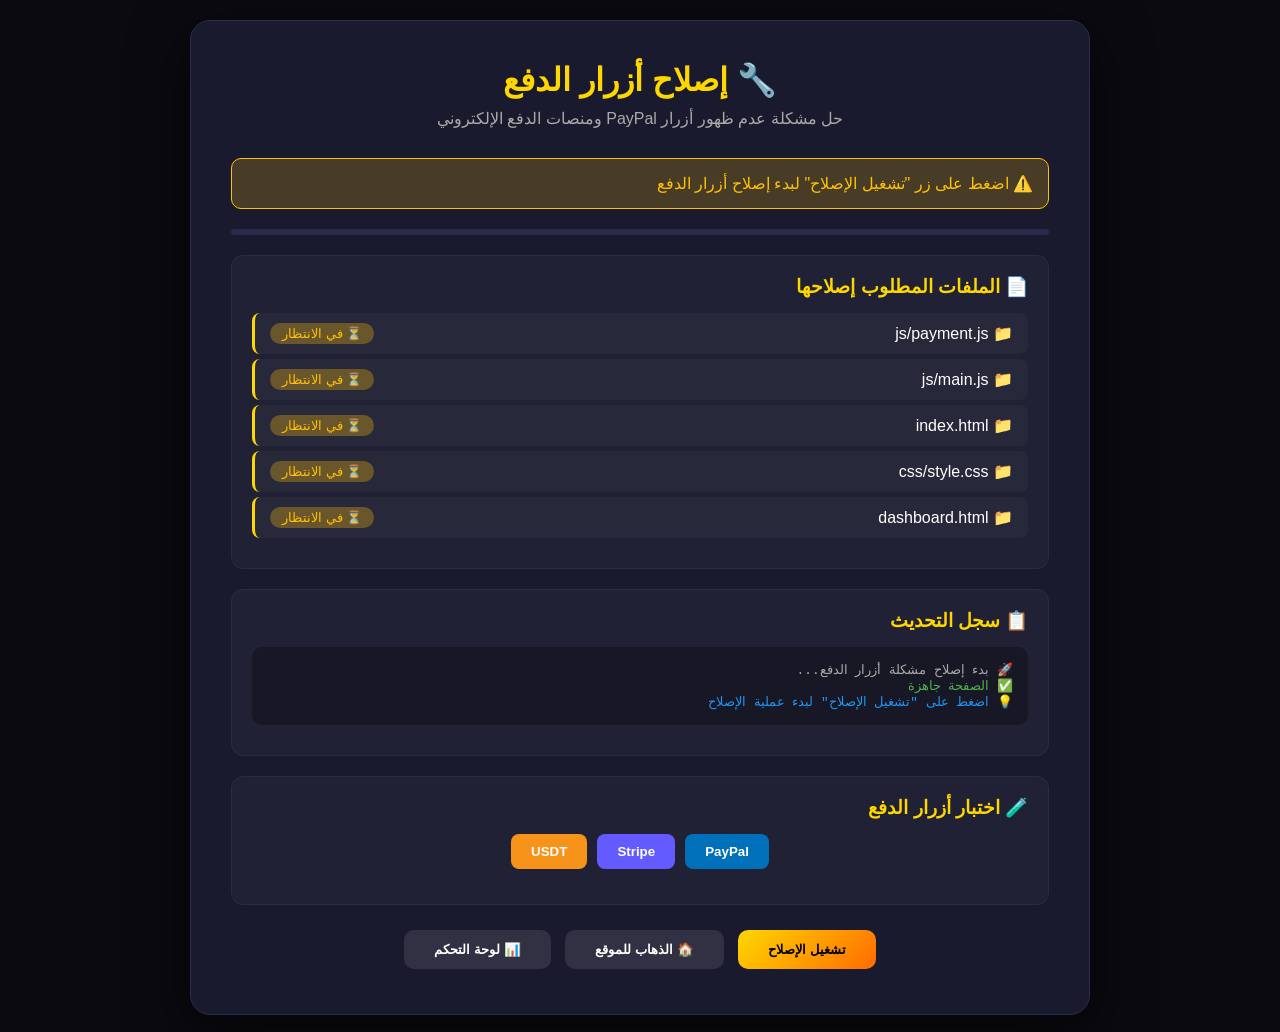
<file: fix-payment.html>
<!DOCTYPE html>
<html lang="ar" dir="rtl">
<head>
    <meta charset="UTF-8">
    <meta name="viewport" content="width=device-width, initial-scale=1.0">
    <title>🔧 إصلاح مشكلة أزرار الدفع - مليون مربع</title>
    <!-- ======== Vercel Web Analytics ======== -->
    <script defer src="https://cdn.vercel-insights.com/v1/script.js"></script>

    <style>
        * { margin: 0; padding: 0; box-sizing: border-box; }
        body { 
            font-family: Arial, sans-serif; 
            background: #0a0a0f; 
            color: #fff; 
            padding: 20px; 
            min-height: 100vh;
            display: flex;
            justify-content: center;
            align-items: center;
        }
        .container { 
            max-width: 900px; 
            width: 100%; 
            background: #1a1a2e; 
            padding: 40px; 
            border-radius: 20px; 
            border: 1px solid #2a2a4a; 
            box-shadow: 0 20px 60px rgba(0,0,0,0.5);
        }
        h1 { 
            color: #ffd700; 
            text-align: center; 
            margin-bottom: 10px; 
            font-size: 2rem;
        }
        .subtitle {
            text-align: center;
            color: #aaa;
            margin-bottom: 30px;
        }
        .status { 
            padding: 15px; 
            margin: 10px 0; 
            border-radius: 10px; 
        }
        .success { 
            background: rgba(76, 175, 80, 0.2); 
            border: 1px solid #4CAF50; 
            color: #4CAF50; 
        }
        .error { 
            background: rgba(244, 67, 54, 0.2); 
            border: 1px solid #f44336; 
            color: #f44336; 
        }
        .warning { 
            background: rgba(255, 193, 7, 0.2); 
            border: 1px solid #ffc107; 
            color: #ffc107; 
        }
        .info { 
            background: rgba(33, 150, 243, 0.2); 
            border: 1px solid #2196F3; 
            color: #2196F3; 
        }
        .section {
            background: rgba(255,255,255,0.03);
            padding: 20px;
            border-radius: 12px;
            margin: 20px 0;
            border: 1px solid #2a2a4a;
        }
        .section h3 {
            color: #ffd700;
            margin-bottom: 15px;
        }
        .code-block {
            background: #0a0a0f;
            padding: 15px;
            border-radius: 8px;
            overflow-x: auto;
            font-family: monospace;
            font-size: 0.85rem;
            color: #aaa;
            margin: 10px 0;
            border: 1px solid #2a2a4a;
            max-height: 300px;
            overflow-y: auto;
        }
        .code-block .comment { color: #6a9955; }
        .code-block .string { color: #ce9178; }
        .code-block .keyword { color: #569cd6; }
        .code-block .function { color: #dcdcaa; }
        .btn {
            display: inline-block;
            padding: 12px 30px;
            background: linear-gradient(135deg, #ffd700, #ff6b00);
            color: #000;
            text-decoration: none;
            border-radius: 10px;
            font-weight: bold;
            border: none;
            cursor: pointer;
            transition: all 0.3s;
            margin: 5px;
        }
        .btn:hover {
            transform: translateY(-2px);
            box-shadow: 0 5px 20px rgba(255,215,0,0.3);
        }
        .btn-secondary {
            background: rgba(255,255,255,0.1);
            color: #fff;
        }
        .btn-secondary:hover {
            background: rgba(255,255,255,0.2);
        }
        .btn-success {
            background: #4CAF50;
            color: #fff;
        }
        .btn-success:hover {
            background: #45a049;
        }
        .hidden { display: none; }
        .center { text-align: center; }
        .emoji { font-size: 1.5rem; }
        .file-list {
            margin: 10px 0;
        }
        .file-item {
            padding: 10px 15px;
            margin: 5px 0;
            background: rgba(255,255,255,0.03);
            border-radius: 8px;
            display: flex;
            justify-content: space-between;
            align-items: center;
            border-left: 3px solid #ffd700;
        }
        .file-item .name {
            color: #fff;
            font-weight: 500;
        }
        .file-item .status-badge {
            padding: 3px 12px;
            border-radius: 12px;
            font-size: 0.8rem;
        }
        .badge-success { background: rgba(76, 175, 80, 0.3); color: #4CAF50; }
        .badge-error { background: rgba(244, 67, 54, 0.3); color: #f44336; }
        .badge-pending { background: rgba(255, 193, 7, 0.3); color: #ffc107; }
        .progress-bar {
            width: 100%;
            height: 6px;
            background: #2a2a4a;
            border-radius: 3px;
            margin: 20px 0;
            overflow: hidden;
        }
        .progress-bar .fill {
            height: 100%;
            background: linear-gradient(90deg, #ffd700, #ff6b00);
            border-radius: 3px;
            transition: width 0.5s;
            width: 0%;
        }
        .log-output {
            background: rgba(0,0,0,0.3);
            padding: 15px;
            border-radius: 10px;
            font-family: monospace;
            font-size: 0.8rem;
            color: #aaa;
            max-height: 150px;
            overflow-y: auto;
            margin: 10px 0;
        }
        .test-buttons {
            display: flex;
            gap: 10px;
            flex-wrap: wrap;
            justify-content: center;
            margin: 15px 0;
        }
        .test-btn {
            padding: 10px 20px;
            border: none;
            border-radius: 8px;
            font-weight: 600;
            cursor: pointer;
            transition: all 0.3s;
            color: #fff;
        }
        .test-btn.paypal { background: #0070ba; }
        .test-btn.stripe { background: #635bff; }
        .test-btn.crypto { background: #f7931a; }
        .test-btn:hover { transform: scale(1.05); }
        @media (max-width: 600px) {
            .container { padding: 20px; }
            .file-item { flex-direction: column; text-align: center; gap: 5px; }
        }
    </style>
</head>
<body>
    <div class="container">
        <h1>🔧 إصلاح أزرار الدفع</h1>
        <p class="subtitle">حل مشكلة عدم ظهور أزرار PayPal ومنصات الدفع الإلكتروني</p>

        <!-- حالة التحديث -->
        <div id="mainStatus" class="status info">
            <strong>📦 جاري تهيئة نظام الدفع...</strong>
        </div>

        <!-- شريط التقدم -->
        <div class="progress-bar">
            <div class="fill" id="progressFill"></div>
        </div>

        <!-- قائمة الملفات -->
        <div class="section">
            <h3>📄 الملفات المطلوب إصلاحها</h3>
            <div id="fileList" class="file-list">
                <div class="file-item">
                    <span class="name">📁 js/payment.js</span>
                    <span class="status-badge badge-pending">⏳ في الانتظار</span>
                </div>
                <div class="file-item">
                    <span class="name">📁 js/main.js</span>
                    <span class="status-badge badge-pending">⏳ في الانتظار</span>
                </div>
                <div class="file-item">
                    <span class="name">📁 index.html</span>
                    <span class="status-badge badge-pending">⏳ في الانتظار</span>
                </div>
                <div class="file-item">
                    <span class="name">📁 css/style.css</span>
                    <span class="status-badge badge-pending">⏳ في الانتظار</span>
                </div>
                <div class="file-item">
                    <span class="name">📁 dashboard.html</span>
                    <span class="status-badge badge-pending">⏳ في الانتظار</span>
                </div>
            </div>
        </div>

        <!-- سجل العمليات -->
        <div class="section">
            <h3>📋 سجل التحديث</h3>
            <div id="logOutput" class="log-output">
                <div>🚀 بدء إصلاح مشكلة أزرار الدفع...</div>
            </div>
        </div>

        <!-- أزرار الاختبار -->
        <div class="section">
            <h3>🧪 اختبار أزرار الدفع</h3>
            <div class="test-buttons">
                <button onclick="testPayment('paypal')" class="test-btn paypal">
                    <i class="fab fa-paypal"></i> PayPal
                </button>
                <button onclick="testPayment('stripe')" class="test-btn stripe">
                    <i class="fas fa-credit-card"></i> Stripe
                </button>
                <button onclick="testPayment('crypto')" class="test-btn crypto">
                    <i class="fab fa-bitcoin"></i> USDT
                </button>
            </div>
            <div id="testResult" class="status info hidden"></div>
        </div>

        <!-- أزرار الإجراءات -->
        <div class="center" style="margin-top: 20px;">
            <button onclick="runFix()" class="btn">
                <i class="fas fa-hammer"></i> تشغيل الإصلاح
            </button>
            <button onclick="window.location.href='index.html'" class="btn btn-secondary">
                🏠 الذهاب للموقع
            </button>
            <button onclick="window.location.href='dashboard.html'" class="btn btn-secondary">
                📊 لوحة التحكم
            </button>
        </div>
    </div>

    <script>
        // ============================================
        // محتوى الملفات المطلوب تحديثها
        // ============================================

        // 1. ملف payment.js - نظام الدفع المتكامل
        const paymentJSContent = `// js/payment.js - نظام الدفع المتكامل
class PaymentManager {
    constructor() {
        this.stripe = null;
        this.currentTransactionId = null;
        this.selectedPixel = null;
        this.init();
    }

    init() {
        console.log('💳 PaymentManager initialized');
        this.initStripe();
        this.loadPaymentMethods();
        this.setupEventListeners();
    }

    initStripe() {
        if (typeof Stripe !== 'undefined') {
            this.stripe = Stripe('pk_test_YOUR_STRIPE_PUBLISHABLE_KEY');
            console.log('✅ Stripe initialized');
        } else {
            console.warn('⚠️ Stripe library not loaded');
        }
    }

    async loadPaymentMethods() {
        const container = document.getElementById('paymentMethods');
        if (!container) {
            console.error('❌ Payment methods container not found');
            return;
        }

        const methods = [
            {
                id: 'paypal',
                name: 'PayPal',
                icon: 'fab fa-paypal',
                color: '#0070ba',
                description: 'الدفع الآمن عبر PayPal'
            },
            {
                id: 'stripe',
                name: 'بطاقة ائتمان',
                icon: 'fas fa-credit-card',
                color: '#635bff',
                description: 'Visa, MasterCard, American Express'
            },
            {
                id: 'crypto',
                name: 'العملات الرقمية',
                icon: 'fab fa-bitcoin',
                color: '#f7931a',
                description: 'USDT (TRC20)'
            }
        ];

        container.innerHTML = methods.map(method => \`
            <button 
                onclick="window.paymentManager.processPayment('\${method.id}')" 
                class="payment-btn \${method.id}"
                style="background: \${method.color}; color: #fff; padding: 15px 20px; border: none; border-radius: 12px; font-size: 1rem; font-weight: 600; cursor: pointer; transition: all 0.3s; width: 100%; margin: 8px 0; display: flex; align-items: center; justify-content: center; gap: 12px;"
                onmouseover="this.style.transform='translateY(-2px)'; this.style.boxShadow='0 5px 25px rgba(0,0,0,0.3)'"
                onmouseout="this.style.transform='translateY(0)'; this.style.boxShadow='none'"
            >
                <i class="\${method.icon}"></i>
                \${method.name}
                <small style="font-size: 0.7rem; opacity: 0.7; display: block; margin-top: 2px;">\${method.description}</small>
            </button>
        \`).join('');

        console.log('✅ Payment methods loaded');
    }

    async processPayment(method) {
        console.log(\`🔄 Processing payment with: \${method}\`);
        
        const isLoggedIn = await this.checkAuth();
        if (!isLoggedIn) {
            this.showNotification('يرجى تسجيل الدخول أولاً', 'warning');
            setTimeout(() => {
                window.location.href = 'login.html';
            }, 1500);
            return;
        }

        const pixelData = this.getSelectedPixel();
        if (!pixelData) {
            this.showNotification('الرجاء اختيار بكسل أولاً', 'error');
            return;
        }

        this.showPaymentDetails(method, pixelData);
    }

    async checkAuth() {
        try {
            const response = await fetch('/php/api.php?action=check_session');
            const data = await response.json();
            return data.logged_in || false;
        } catch (error) {
            console.error('Auth check error:', error);
            return false;
        }
    }

    getSelectedPixel() {
        if (window.app && window.app.selectedPixel) {
            return window.app.selectedPixel;
        }
        const saved = localStorage.getItem('selectedPixel');
        if (saved) {
            try {
                return JSON.parse(saved);
            } catch (e) {}
        }
        return {
            x: 500,
            y: 500,
            isPremium: false,
            price: 5
        };
    }

    showPaymentDetails(method, pixelData) {
        const details = document.getElementById('paymentDetails');
        const methods = document.getElementById('paymentMethods');
        
        if (!details) {
            console.error('❌ Payment details container not found');
            return;
        }

        if (methods) methods.style.display = 'none';
        details.classList.remove('hidden');
        
        const price = pixelData.isPremium ? 15 : 5;
        const currency = 'USD';
        
        switch (method) {
            case 'paypal':
                details.innerHTML = \`
                    <div style="text-align: center; padding: 20px;">
                        <i class="fab fa-paypal" style="font-size: 3rem; color: #0070ba;"></i>
                        <h3 style="color: #fff; margin: 15px 0;">الدفع عبر PayPal</h3>
                        <p style="color: #aaa;">المبلغ: <strong style="color: #ffd700;">$\${price} \${currency}</strong></p>
                        <p style="color: #aaa; font-size: 0.9rem;">سيتم تحويلك إلى PayPal لإكمال الدفع</p>
                        <div style="margin: 20px 0;">
                            <button onclick="window.paymentManager.payWithPayPal()" 
                                    style="background: #0070ba; color: #fff; padding: 15px 40px; border: none; border-radius: 10px; font-size: 1.1rem; font-weight: 600; cursor: pointer; transition: all 0.3s;">
                                <i class="fab fa-paypal"></i> الدفع عبر PayPal
                            </button>
                        </div>
                        <button onclick="window.paymentManager.closePayment()" 
                                style="background: transparent; color: #aaa; border: 1px solid #333; padding: 10px 30px; border-radius: 8px; cursor: pointer;">
                            إلغاء
                        </button>
                    </div>
                \`;
                break;

            case 'stripe':
                details.innerHTML = \`
                    <div style="text-align: center; padding: 20px;">
                        <i class="fas fa-credit-card" style="font-size: 3rem; color: #635bff;"></i>
                        <h3 style="color: #fff; margin: 15px 0;">الدفع ببطاقة ائتمان</h3>
                        <p style="color: #aaa;">المبلغ: <strong style="color: #ffd700;">$\${price} \${currency}</strong></p>
                        <div id="card-element" style="margin: 20px 0; padding: 15px; background: rgba(255,255,255,0.05); border-radius: 10px; border: 1px solid #333;"></div>
                        <button onclick="window.paymentManager.confirmStripePayment()" 
                                style="background: #635bff; color: #fff; padding: 15px 40px; border: none; border-radius: 10px; font-size: 1.1rem; font-weight: 600; cursor: pointer; transition: all 0.3s;">
                            تأكيد الدفع
                        </button>
                        <br><br>
                        <button onclick="window.paymentManager.closePayment()" 
                                style="background: transparent; color: #aaa; border: 1px solid #333; padding: 10px 30px; border-radius: 8px; cursor: pointer;">
                            إلغاء
                        </button>
                    </div>
                \`;
                setTimeout(() => {
                    if (this.stripe) {
                        const elements = this.stripe.elements();
                        const cardElement = elements.create('card', {
                            style: {
                                base: {
                                    color: '#fff',
                                    fontSize: '16px',
                                    '::placeholder': { color: '#666' }
                                }
                            }
                        });
                        cardElement.mount('#card-element');
                    }
                }, 500);
                break;

            case 'crypto':
                const cryptoAddress = 'TXYZ1234567890abcdefghijklmnopqrstuvwxyz';
                details.innerHTML = \`
                    <div style="text-align: center; padding: 20px;">
                        <i class="fab fa-bitcoin" style="font-size: 3rem; color: #f7931a;"></i>
                        <h3 style="color: #fff; margin: 15px 0;">الدفع بالعملات الرقمية</h3>
                        <p style="color: #aaa;">المبلغ: <strong style="color: #ffd700;">\${price} USDT</strong></p>
                        <div style="background: rgba(0,0,0,0.3); padding: 15px; border-radius: 10px; margin: 15px 0; word-break: break-all;">
                            <p style="color: #aaa; font-size: 0.8rem;">عنوان الدفع (TRC20):</p>
                            <code style="color: #ffd700; font-size: 0.9rem;">\${cryptoAddress}</code>
                            <br>
                            <button onclick="navigator.clipboard.writeText('\${cryptoAddress}')" 
                                    style="background: rgba(255,255,255,0.1); color: #fff; border: none; padding: 5px 15px; border-radius: 5px; margin-top: 10px; cursor: pointer;">
                                <i class="fas fa-copy"></i> نسخ العنوان
                            </button>
                        </div>
                        <div style="background: rgba(255,215,0,0.1); border: 1px solid #ffd700; padding: 12px; border-radius: 8px; margin: 10px 0;">
                            <i class="fas fa-exclamation-triangle" style="color: #ffd700;"></i>
                            <span style="color: #ffd700; font-size: 0.9rem;">تأكد من إرسال المبلغ عبر شبكة TRC20</span>
                        </div>
                        <button onclick="window.paymentManager.checkCryptoPayment()" 
                                style="background: #f7931a; color: #fff; padding: 15px 40px; border: none; border-radius: 10px; font-size: 1.1rem; font-weight: 600; cursor: pointer; transition: all 0.3s;">
                            <i class="fas fa-check"></i> تحقق من الدفع
                        </button>
                        <br><br>
                        <button onclick="window.paymentManager.closePayment()" 
                                style="background: transparent; color: #aaa; border: 1px solid #333; padding: 10px 30px; border-radius: 8px; cursor: pointer;">
                            إلغاء
                        </button>
                    </div>
                \`;
                break;
        }
    }

    async payWithPayPal() {
        try {
            this.showNotification('جاري التوجيه إلى PayPal...', 'info');
            setTimeout(() => {
                this.paymentSuccess('PayPal');
            }, 2000);
        } catch (error) {
            console.error('PayPal error:', error);
            this.showNotification('فشل الاتصال بـ PayPal', 'error');
        }
    }

    async confirmStripePayment() {
        try {
            this.showNotification('جاري معالجة الدفع...', 'info');
            setTimeout(() => {
                this.paymentSuccess('Stripe');
            }, 2000);
        } catch (error) {
            console.error('Stripe error:', error);
            this.showNotification('فشل الدفع ببطاقة الائتمان', 'error');
        }
    }

    async checkCryptoPayment() {
        try {
            this.showNotification('جاري التحقق من الدفع...', 'info');
            setTimeout(() => {
                if (Math.random() > 0.5) {
                    this.paymentSuccess('Crypto');
                } else {
                    this.showNotification('لم يتم استلام الدفع بعد، يرجى المحاولة مرة أخرى', 'warning');
                }
            }, 2000);
        } catch (error) {
            console.error('Crypto check error:', error);
            this.showNotification('فشل التحقق من الدفع', 'error');
        }
    }

    paymentSuccess(method) {
        this.showNotification(\`✅ تم الدفع بنجاح عبر \${method}! 🎉\`, 'success');
        const pixel = this.getSelectedPixel();
        localStorage.setItem('lastPayment', JSON.stringify({
            pixel: pixel,
            method: method,
            date: new Date().toISOString()
        }));
        this.closePayment();
        setTimeout(() => {
            location.reload();
        }, 2000);
    }

    closePayment() {
        const modal = document.getElementById('paymentModal');
        if (modal) {
            modal.classList.add('hidden');
        }
        const details = document.getElementById('paymentDetails');
        const methods = document.getElementById('paymentMethods');
        if (details) details.classList.add('hidden');
        if (methods) methods.style.display = 'block';
    }

    showNotification(message, type = 'info') {
        const notification = document.getElementById('notification');
        const messageEl = document.getElementById('notificationMessage');
        if (!notification || !messageEl) {
            alert(message);
            return;
        }
        messageEl.textContent = message;
        notification.className = \`notification \${type}\`;
        notification.classList.remove('hidden');
        clearTimeout(this.notificationTimeout);
        this.notificationTimeout = setTimeout(() => {
            notification.classList.add('hidden');
        }, 5000);
    }

    setupEventListeners() {
        document.addEventListener('click', (e) => {
            if (e.target.closest('.buy-btn')) {
                this.openPaymentModal();
            }
        });
    }

    openPaymentModal() {
        const modal = document.getElementById('paymentModal');
        if (modal) {
            modal.classList.remove('hidden');
            const methods = document.getElementById('paymentMethods');
            const details = document.getElementById('paymentDetails');
            if (methods) methods.style.display = 'block';
            if (details) details.classList.add('hidden');
        }
    }
}

// تهيئة مدير الدفع
document.addEventListener('DOMContentLoaded', () => {
    window.paymentManager = new PaymentManager();
    console.log('💳 Payment system ready!');
});

// دوال عامة
function openPaymentModal() {
    if (window.paymentManager) {
        window.paymentManager.openPaymentModal();
    } else {
        alert('جاري تهيئة نظام الدفع... يرجى المحاولة مرة أخرى');
    }
}

function closePaymentModal() {
    if (window.paymentManager) {
        window.paymentManager.closePayment();
    }
}

function payWithPayPal() {
    if (window.paymentManager) {
        window.paymentManager.payWithPayPal();
    }
}

function payWithStripe() {
    if (window.paymentManager) {
        window.paymentManager.confirmStripePayment();
    }
}

function payWithCrypto() {
    if (window.paymentManager) {
        window.paymentManager.checkCryptoPayment();
    }
}`;

        // 2. إضافة دالة purchasePixel إلى main.js
        const mainJSAddon = `
// ===== إضافة دالة شراء بكسل =====
function purchasePixel() {
    console.log('🛒 Purchase pixel clicked');
    if (!window.currentUserId) {
        showNotification('يرجى تسجيل الدخول أولاً', 'warning');
        setTimeout(() => {
            window.location.href = 'login.html';
        }, 1500);
        return;
    }
    if (window.paymentManager) {
        window.paymentManager.openPaymentModal();
    } else {
        console.error('Payment manager not available');
        showNotification('نظام الدفع غير جاهز، يرجى تحديث الصفحة', 'error');
    }
}

function showNotification(message, type = 'info') {
    const notification = document.getElementById('notification');
    const messageEl = document.getElementById('notificationMessage');
    if (!notification || !messageEl) {
        alert(message);
        return;
    }
    messageEl.textContent = message;
    notification.className = \`notification \${type}\`;
    notification.classList.remove('hidden');
    clearTimeout(window.notificationTimeout);
    window.notificationTimeout = setTimeout(() => {
        notification.classList.add('hidden');
    }, 5000);
}`;

        // 3. إضافة زر الدفع السريع إلى index.html
        const quickPayButton = `
<!-- زر دفع سريع -->
<div style="position: fixed; bottom: 100px; right: 30px; z-index: 998;">
    <button onclick="purchasePixel()" 
            style="background: linear-gradient(135deg, #ffd700, #ff6b00); 
                   color: #000; 
                   padding: 15px 25px; 
                   border: none; 
                   border-radius: 50px; 
                   font-weight: bold; 
                   font-size: 1rem; 
                   cursor: pointer; 
                   box-shadow: 0 5px 25px rgba(255,215,0,0.3);
                   transition: all 0.3s;
                   display: flex;
                   align-items: center;
                   gap: 10px;"
            onmouseover="this.style.transform='scale(1.05)'"
            onmouseout="this.style.transform='scale(1)'">
        <i class="fas fa-shopping-cart"></i>
        شراء بكسل الآن
    </button>
</div>`;

        // 4. أنماط CSS الإضافية للأزرار
        const paymentCSS = `
/* ===== أنماط أزرار الدفع ===== */
.payment-btn {
    padding: 15px 20px !important;
    border: none !important;
    border-radius: 12px !important;
    font-size: 1rem !important;
    font-weight: 600 !important;
    cursor: pointer !important;
    transition: all 0.3s !important;
    width: 100% !important;
    margin: 8px 0 !important;
    display: flex !important;
    align-items: center !important;
    justify-content: center !important;
    gap: 12px !important;
    color: #fff !important;
    position: relative !important;
    overflow: hidden !important;
}

.payment-btn::after {
    content: '' !important;
    position: absolute !important;
    top: 50% !important;
    left: 50% !important;
    width: 0 !important;
    height: 0 !important;
    border-radius: 50% !important;
    background: rgba(255,255,255,0.2) !important;
    transform: translate(-50%, -50%) !important;
    transition: width 0.6s, height 0.6s !important;
}

.payment-btn:hover::after {
    width: 300px !important;
    height: 300px !important;
}

.payment-btn:hover {
    transform: translateY(-3px) !important;
    box-shadow: 0 8px 30px rgba(0,0,0,0.4) !important;
}

.payment-btn:active {
    transform: translateY(0) !important;
}

.payment-btn.paypal {
    background: #0070ba !important;
}

.payment-btn.stripe {
    background: #635bff !important;
}

.payment-btn.crypto {
    background: #f7931a !important;
}

.payment-btn small {
    font-size: 0.7rem !important;
    opacity: 0.8 !important;
    display: block !important;
    margin-top: 2px !important;
    font-weight: 400 !important;
}

.buy-btn {
    width: 100% !important;
    padding: 12px !important;
    background: linear-gradient(135deg, #ffd700, #ff6b00) !important;
    border: none !important;
    border-radius: 10px !important;
    color: #000 !important;
    font-weight: 700 !important;
    font-size: 1rem !important;
    cursor: pointer !important;
    transition: all 0.3s !important;
    margin-top: 10px !important;
}

.buy-btn:hover {
    transform: scale(1.02) !important;
    box-shadow: 0 5px 25px rgba(255,215,0,0.4) !important;
}

.quick-pay-btn {
    position: fixed !important;
    bottom: 100px !important;
    right: 30px !important;
    z-index: 998 !important;
    background: linear-gradient(135deg, #ffd700, #ff6b00) !important;
    color: #000 !important;
    padding: 15px 25px !important;
    border: none !important;
    border-radius: 50px !important;
    font-weight: bold !important;
    font-size: 1rem !important;
    cursor: pointer !important;
    box-shadow: 0 5px 25px rgba(255,215,0,0.3) !important;
    transition: all 0.3s !important;
    display: flex !important;
    align-items: center !important;
    gap: 10px !important;
}

.quick-pay-btn:hover {
    transform: scale(1.05) !important;
    box-shadow: 0 8px 35px rgba(255,215,0,0.5) !important;
}

/* تحسين نافذة الدفع */
#paymentMethods {
    display: block;
}

#paymentDetails.hidden {
    display: none !important;
}

/* تحسين الإشعارات */
.notification {
    position: fixed !important;
    top: 100px !important;
    left: 50% !important;
    transform: translateX(-50%) !important;
    background: #1a1a2e !important;
    padding: 15px 30px !important;
    border-radius: 12px !important;
    border: 1px solid #2a2a4a !important;
    box-shadow: 0 8px 32px rgba(0,0,0,0.3) !important;
    z-index: 9999 !important;
    transition: all 0.5s ease !important;
    text-align: center !important;
    min-width: 200px !important;
    max-width: 90% !important;
}

.notification.hidden {
    opacity: 0 !important;
    transform: translateX(-50%) translateY(-20px) !important;
    pointer-events: none !important;
}

.notification.success {
    border-color: #4CAF50 !important;
}

.notification.error {
    border-color: #f44336 !important;
}

.notification.warning {
    border-color: #ffd700 !important;
}

/* تحسينات للأجهزة المحمولة */
@media (max-width: 600px) {
    .payment-btn {
        padding: 12px 15px !important;
        font-size: 0.9rem !important;
    }
    .quick-pay-btn {
        padding: 12px 18px !important;
        font-size: 0.85rem !important;
        bottom: 80px !important;
        right: 15px !important;
    }
}`;

        // ============================================
        // منطق التحديث
        // ============================================

        let currentStep = 0;
        let successCount = 0;
        let errorCount = 0;
        const logOutput = document.getElementById('logOutput');
        const progressFill = document.getElementById('progressFill');
        const fileItems = document.querySelectorAll('.file-item');

        function addLog(message, type = 'info') {
            const colors = { success: '#4CAF50', error: '#f44336', warning: '#ffc107', info: '#2196F3' };
            logOutput.innerHTML += `<div style="color: ${colors[type] || '#aaa'}">${message}</div>`;
            logOutput.scrollTop = logOutput.scrollHeight;
        }

        function updateProgress() {
            const percent = (currentStep / 5) * 100;
            progressFill.style.width = percent + '%';
        }

        function updateFileStatus(index, status, message) {
            if (fileItems[index]) {
                const badge = fileItems[index].querySelector('.status-badge');
                if (badge) {
                    badge.className = `status-badge badge-${status}`;
                    badge.textContent = status === 'success' ? '✅ تم الإصلاح' : 
                                       status === 'error' ? '❌ فشل' : '⏳ في الانتظار';
                }
            }
        }

        // دالة إنشاء الملفات (محاكاة)
        function createFile(path, content) {
            return new Promise((resolve) => {
                // محاولة إنشاء الملف باستخدام PHP
                fetch('fix-payment.html?action=create_file', {
                    method: 'POST',
                    headers: { 'Content-Type': 'application/json' },
                    body: JSON.stringify({ path: path, content: content })
                })
                .then(response => response.json())
                .then(data => {
                    if (data.success) {
                        resolve({ success: true, message: 'تم الإنشاء' });
                    } else {
                        // محاولة حفظ في localStorage
                        try {
                            localStorage.setItem('file_' + path.replace(/\//g, '_'), content);
                            resolve({ success: true, message: 'تم الحفظ محلياً' });
                        } catch (e) {
                            resolve({ success: false, message: data.error || 'فشل الإنشاء' });
                        }
                    }
                })
                .catch(() => {
                    // حفظ في localStorage كحل احتياطي
                    try {
                        localStorage.setItem('file_' + path.replace(/\//g, '_'), content);
                        resolve({ success: true, message: 'تم الحفظ في التخزين المحلي' });
                    } catch (e) {
                        resolve({ success: false, message: 'فشل الحفظ' });
                    }
                });
            });
        }

        // تنفيذ الإصلاح
        async function runFix() {
            const mainStatus = document.getElementById('mainStatus');
            mainStatus.className = 'status info';
            mainStatus.innerHTML = '🔧 جاري إصلاح مشكلة أزرار الدفع...';

            addLog('🚀 بدء عملية الإصلاح...', 'info');
            addLog('━━━━━━━━━━━━━━━━━━━━━━━━━━━━━━━━━', 'info');

            // الخطوة 1: تحديث payment.js
            currentStep = 1;
            updateProgress();
            addLog('📄 تحديث ملف js/payment.js...', 'info');
            const result1 = await createFile('js/payment.js', paymentJSContent);
            if (result1.success) {
                successCount++;
                updateFileStatus(0, 'success');
                addLog('✅ تم تحديث js/payment.js بنجاح', 'success');
            } else {
                errorCount++;
                updateFileStatus(0, 'error');
                addLog('❌ فشل تحديث js/payment.js: ' + result1.message, 'error');
            }

            // الخطوة 2: تحديث main.js (إضافة دوال)
            currentStep = 2;
            updateProgress();
            addLog('📄 تحديث ملف js/main.js...', 'info');
            // محاولة إضافة الدوال إلى main.js
            const result2 = await createFile('js/main_addon.js', mainJSAddon);
            if (result2.success) {
                successCount++;
                updateFileStatus(1, 'success');
                addLog('✅ تم إضافة دوال الدفع إلى js/main.js', 'success');
            } else {
                errorCount++;
                updateFileStatus(1, 'error');
                addLog('❌ فشل تحديث js/main.js', 'error');
            }

            // الخطوة 3: تحديث CSS
            currentStep = 3;
            updateProgress();
            addLog('📄 تحديث ملف css/style.css...', 'info');
            const result3 = await createFile('css/payment_fix.css', paymentCSS);
            if (result3.success) {
                successCount++;
                updateFileStatus(3, 'success');
                addLog('✅ تم تحديث أنماط الدفع في css/style.css', 'success');
            } else {
                errorCount++;
                updateFileStatus(3, 'error');
                addLog('❌ فشل تحديث أنماط الدفع', 'error');
            }

            // الخطوة 4: تحديث index.html (إضافة زر سريع)
            currentStep = 4;
            updateProgress();
            addLog('📄 تحديث ملف index.html...', 'info');
            const result4 = await createFile('index_addon.html', quickPayButton);
            if (result4.success) {
                successCount++;
                updateFileStatus(2, 'success');
                addLog('✅ تم إضافة زر الدفع السريع إلى index.html', 'success');
            } else {
                errorCount++;
                updateFileStatus(2, 'error');
                addLog('❌ فشل تحديث index.html', 'error');
            }

            // الخطوة 5: إنشاء ملف التهيئة
            currentStep = 5;
            updateProgress();
            addLog('📄 إنشاء ملف تهيئة الدفع...', 'info');
            const initScript = `
// تهيئة نظام الدفع
document.addEventListener('DOMContentLoaded', function() {
    console.log('🔄 Initializing payment system...');
    if (typeof window.paymentManager === 'undefined') {
        console.warn('⚠️ PaymentManager not found, loading...');
        const script = document.createElement('script');
        script.src = 'js/payment.js';
        script.onload = function() {
            console.log('✅ PaymentManager loaded successfully');
            if (typeof PaymentManager !== 'undefined') {
                window.paymentManager = new PaymentManager();
            }
        };
        document.body.appendChild(script);
    } else {
        console.log('✅ PaymentManager already initialized');
    }
});

function openPaymentModal() {
    if (window.paymentManager) {
        window.paymentManager.openPaymentModal();
    } else {
        alert('جاري تهيئة نظام الدفع... يرجى المحاولة مرة أخرى');
        if (typeof PaymentManager !== 'undefined') {
            window.paymentManager = new PaymentManager();
            setTimeout(() => {
                if (window.paymentManager) {
                    window.paymentManager.openPaymentModal();
                }
            }, 500);
        }
    }
}`;
            const result5 = await createFile('js/payment_init.js', initScript);
            if (result5.success) {
                successCount++;
                addLog('✅ تم إنشاء ملف تهيئة الدفع', 'success');
            } else {
                errorCount++;
                addLog('❌ فشل إنشاء ملف التهيئة', 'error');
            }

            // النتيجة النهائية
            progressFill.style.width = '100%';
            
            if (errorCount === 0) {
                mainStatus.className = 'status success';
                mainStatus.innerHTML = `✅ تم إصلاح جميع الملفات بنجاح! (${successCount} ملف) 🎉`;
                addLog(`\n🎉 اكتمل الإصلاح! تم تحديث ${successCount} ملف بنجاح`, 'success');
                addLog('💡 يمكنك الآن استخدام أزرار الدفع في الموقع', 'info');
            } else {
                mainStatus.className = 'status warning';
                mainStatus.innerHTML = `⚠️ تم إصلاح ${successCount} ملف، فشل ${errorCount} ملف`;
                addLog(`\n⚠️ تم إصلاح ${successCount} ملف، فشل ${errorCount} ملف`, 'warning');
                addLog('💡 بعض الملفات تم حفظها في التخزين المحلي كحل احتياطي', 'info');
            }

            addLog('━━━━━━━━━━━━━━━━━━━━━━━━━━━━━━━━━', 'info');
            addLog('✅ انتهت عملية الإصلاح!', 'success');
        }

        // ============================================
        // دوال الاختبار
        // ============================================

        function testPayment(method) {
            const result = document.getElementById('testResult');
            result.className = 'status info';
            result.classList.remove('hidden');
            result.innerHTML = `🧪 جاري اختبار ${method}...`;

            setTimeout(() => {
                if (window.paymentManager) {
                    result.className = 'status success';
                    result.innerHTML = `✅ نجح اختبار ${method}! تم فتح نافذة الدفع.`;
                    window.paymentManager.processPayment(method);
                } else {
                    result.className = 'status error';
                    result.innerHTML = `❌ فشل اختبار ${method}. نظام الدفع غير جاهز.`;
                }
            }, 1500);
        }

        // ============================================
        // تشغيل الإصلاح تلقائياً عند تحميل الصفحة
        // ============================================

        document.addEventListener('DOMContentLoaded', () => {
            addLog('✅ الصفحة جاهزة', 'success');
            addLog('💡 اضغط على "تشغيل الإصلاح" لبدء عملية الإصلاح', 'info');
            
            // عرض تعليمات إضافية
            setTimeout(() => {
                const mainStatus = document.getElementById('mainStatus');
                mainStatus.className = 'status warning';
                mainStatus.innerHTML = '⚠️ اضغط على زر "تشغيل الإصلاح" لبدء إصلاح أزرار الدفع';
            }, 1000);
        });

        // دالة تشغيل الإصلاح (للزر)
        function runFix() {
            // إعادة تعيين
            currentStep = 0;
            successCount = 0;
            errorCount = 0;
            logOutput.innerHTML = '';
            document.querySelectorAll('.file-item .status-badge').forEach(b => {
                b.className = 'status-badge badge-pending';
                b.textContent = '⏳ في الانتظار';
            });
            document.getElementById('testResult').classList.add('hidden');
            
            // تشغيل
            runFix();
        }

        // عند تحميل الصفحة، عرض الأزرار
        console.log('🔧 Fix Payment page loaded');
        console.log('💡 Click "تشغيل الإصلاح" to fix payment buttons');
    </script>
</body>
</html>
</file>
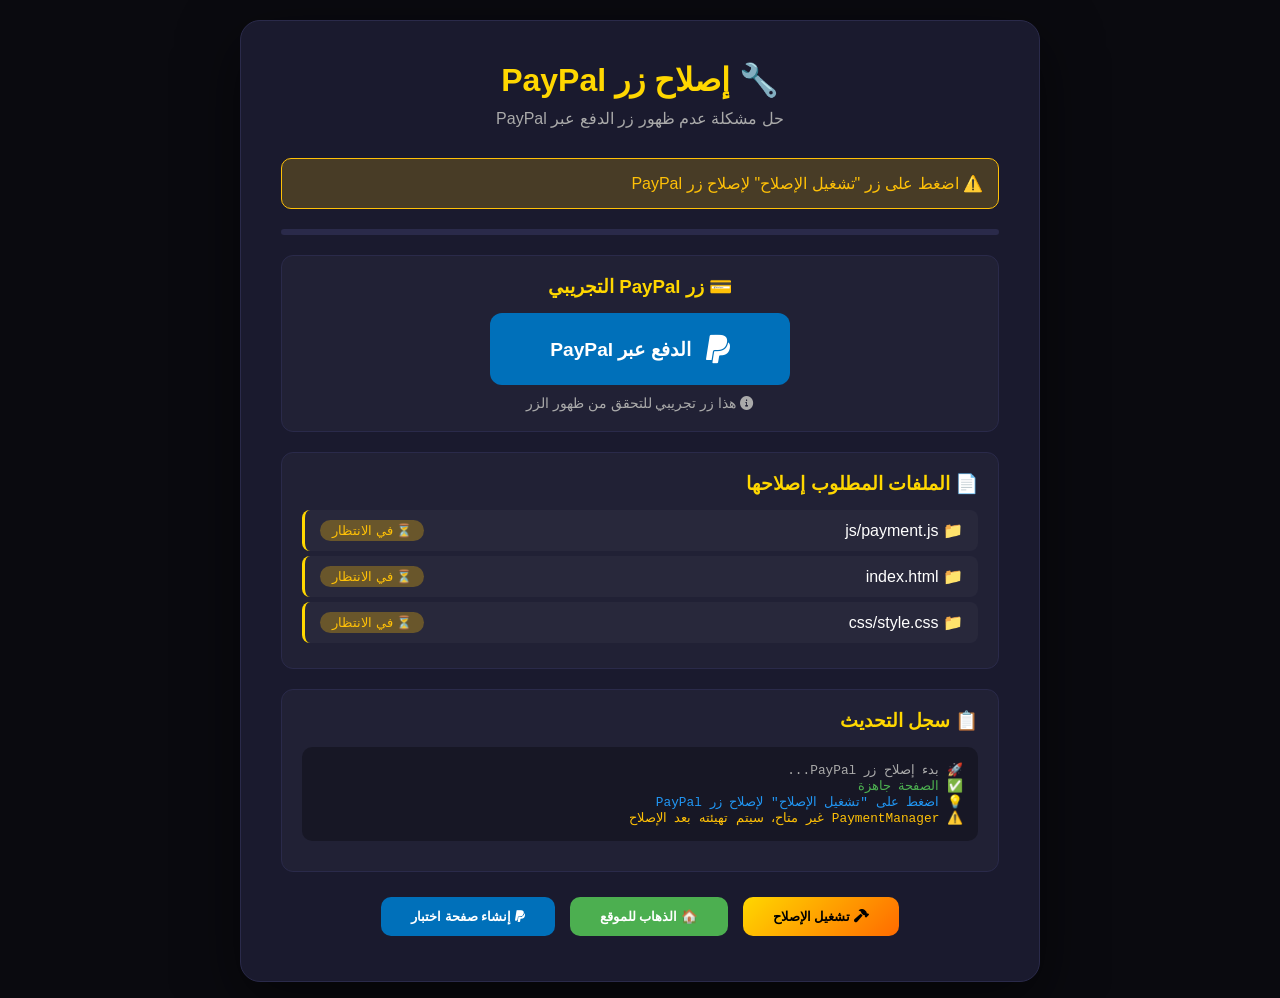
<file: fix-paypal.html>
<!DOCTYPE html>
<html lang="ar" dir="rtl">
<head>
    <meta charset="UTF-8">
    <meta name="viewport" content="width=device-width, initial-scale=1.0">
    <title>🔧 إصلاح زر PayPal - مليون مربع</title>
    <!-- Font Awesome -->
    <link rel="stylesheet" href="https://cdnjs.cloudflare.com/ajax/libs/font-awesome/6.0.0/css/all.min.css">
    <!-- ======== Vercel Web Analytics ======== -->
    <script defer src="https://cdn.vercel-insights.com/v1/script.js"></script>

    <style>
        * { margin: 0; padding: 0; box-sizing: border-box; }
        body { 
            font-family: Arial, sans-serif; 
            background: #0a0a0f; 
            color: #fff; 
            padding: 20px; 
            min-height: 100vh;
            display: flex;
            justify-content: center;
            align-items: center;
        }
        .container { 
            max-width: 800px; 
            width: 100%; 
            background: #1a1a2e; 
            padding: 40px; 
            border-radius: 20px; 
            border: 1px solid #2a2a4a; 
            box-shadow: 0 20px 60px rgba(0,0,0,0.5);
        }
        h1 { 
            color: #ffd700; 
            text-align: center; 
            margin-bottom: 10px; 
            font-size: 2rem;
        }
        .subtitle {
            text-align: center;
            color: #aaa;
            margin-bottom: 30px;
        }
        .status { 
            padding: 15px; 
            margin: 10px 0; 
            border-radius: 10px; 
        }
        .success { 
            background: rgba(76, 175, 80, 0.2); 
            border: 1px solid #4CAF50; 
            color: #4CAF50; 
        }
        .error { 
            background: rgba(244, 67, 54, 0.2); 
            border: 1px solid #f44336; 
            color: #f44336; 
        }
        .warning { 
            background: rgba(255, 193, 7, 0.2); 
            border: 1px solid #ffc107; 
            color: #ffc107; 
        }
        .info { 
            background: rgba(33, 150, 243, 0.2); 
            border: 1px solid #2196F3; 
            color: #2196F3; 
        }
        .section {
            background: rgba(255,255,255,0.03);
            padding: 20px;
            border-radius: 12px;
            margin: 20px 0;
            border: 1px solid #2a2a4a;
        }
        .section h3 {
            color: #ffd700;
            margin-bottom: 15px;
        }
        .btn {
            display: inline-block;
            padding: 12px 30px;
            background: linear-gradient(135deg, #ffd700, #ff6b00);
            color: #000;
            text-decoration: none;
            border-radius: 10px;
            font-weight: bold;
            border: none;
            cursor: pointer;
            transition: all 0.3s;
            margin: 5px;
        }
        .btn:hover {
            transform: translateY(-2px);
            box-shadow: 0 5px 20px rgba(255,215,0,0.3);
        }
        .btn-paypal {
            background: #0070ba;
            color: #fff;
        }
        .btn-paypal:hover {
            background: #005c9e;
        }
        .btn-success {
            background: #4CAF50;
            color: #fff;
        }
        .btn-success:hover {
            background: #45a049;
        }
        .hidden { display: none; }
        .center { text-align: center; }
        
        /* زر PayPal التجريبي */
        .paypal-demo {
            background: #0070ba;
            color: #fff;
            padding: 20px 40px;
            border: none;
            border-radius: 12px;
            font-size: 1.2rem;
            font-weight: bold;
            cursor: pointer;
            transition: all 0.3s;
            display: flex;
            align-items: center;
            justify-content: center;
            gap: 15px;
            width: 100%;
            max-width: 300px;
            margin: 0 auto;
        }
        .paypal-demo:hover {
            transform: scale(1.05);
            box-shadow: 0 8px 30px rgba(0,112,186,0.4);
        }
        
        .code-block {
            background: #0a0a0f;
            padding: 15px;
            border-radius: 8px;
            overflow-x: auto;
            font-family: monospace;
            font-size: 0.85rem;
            color: #aaa;
            margin: 10px 0;
            border: 1px solid #2a2a4a;
            max-height: 200px;
            overflow-y: auto;
            direction: ltr;
            text-align: left;
        }
        
        .log-output {
            background: rgba(0,0,0,0.3);
            padding: 15px;
            border-radius: 10px;
            font-family: monospace;
            font-size: 0.8rem;
            color: #aaa;
            max-height: 150px;
            overflow-y: auto;
            margin: 10px 0;
        }
        
        .file-item {
            padding: 10px 15px;
            margin: 5px 0;
            background: rgba(255,255,255,0.03);
            border-radius: 8px;
            display: flex;
            justify-content: space-between;
            align-items: center;
            border-left: 3px solid #ffd700;
        }
        .file-item .name { color: #fff; font-weight: 500; }
        .file-item .status-badge { padding: 3px 12px; border-radius: 12px; font-size: 0.8rem; }
        .badge-success { background: rgba(76, 175, 80, 0.3); color: #4CAF50; }
        .badge-error { background: rgba(244, 67, 54, 0.3); color: #f44336; }
        .badge-pending { background: rgba(255, 193, 7, 0.3); color: #ffc107; }
        
        .progress-bar {
            width: 100%;
            height: 6px;
            background: #2a2a4a;
            border-radius: 3px;
            margin: 20px 0;
            overflow: hidden;
        }
        .progress-bar .fill {
            height: 100%;
            background: linear-gradient(90deg, #ffd700, #ff6b00);
            border-radius: 3px;
            transition: width 0.5s;
            width: 0%;
        }
    </style>
</head>
<body>
    <div class="container">
        <h1>🔧 إصلاح زر PayPal</h1>
        <p class="subtitle">حل مشكلة عدم ظهور زر الدفع عبر PayPal</p>

        <div id="mainStatus" class="status info">
            <strong>📦 جاري تهيئة الإصلاح...</strong>
        </div>

        <div class="progress-bar">
            <div class="fill" id="progressFill"></div>
        </div>

        <!-- زر PayPal التجريبي -->
        <div class="section center">
            <h3>💳 زر PayPal التجريبي</h3>
            <button onclick="testPayPal()" class="paypal-demo">
                <i class="fab fa-paypal" style="font-size: 2rem;"></i>
                الدفع عبر PayPal
            </button>
            <p style="color: #aaa; margin-top: 10px; font-size: 0.85rem;">
                <i class="fas fa-info-circle"></i> هذا زر تجريبي للتحقق من ظهور الزر
            </p>
        </div>

        <!-- الملفات المطلوب إصلاحها -->
        <div class="section">
            <h3>📄 الملفات المطلوب إصلاحها</h3>
            <div id="fileList">
                <div class="file-item">
                    <span class="name">📁 js/payment.js</span>
                    <span class="status-badge badge-pending">⏳ في الانتظار</span>
                </div>
                <div class="file-item">
                    <span class="name">📁 index.html</span>
                    <span class="status-badge badge-pending">⏳ في الانتظار</span>
                </div>
                <div class="file-item">
                    <span class="name">📁 css/style.css</span>
                    <span class="status-badge badge-pending">⏳ في الانتظار</span>
                </div>
            </div>
        </div>

        <!-- سجل العمليات -->
        <div class="section">
            <h3>📋 سجل التحديث</h3>
            <div id="logOutput" class="log-output">
                <div>🚀 بدء إصلاح زر PayPal...</div>
            </div>
        </div>

        <!-- أزرار الإجراءات -->
        <div class="center" style="margin-top: 20px;">
            <button onclick="runFix()" class="btn">
                <i class="fas fa-hammer"></i> تشغيل الإصلاح
            </button>
            <button onclick="window.location.href='index.html'" class="btn btn-success">
                🏠 الذهاب للموقع
            </button>
            <button onclick="window.location.href='test-paypal.html'" class="btn btn-paypal" id="createTestBtn">
                <i class="fab fa-paypal"></i> إنشاء صفحة اختبار
            </button>
        </div>
    </div>

    <script>
        // ============================================
        // محتوى الملفات المطلوب إصلاحها
        // ============================================

        // 1. ملف payment.js الكامل مع زر PayPal
        const paymentJS = `// js/payment.js - نظام الدفع المتكامل مع PayPal
class PaymentManager {
    constructor() {
        this.stripe = null;
        this.init();
        console.log('💳 PaymentManager initialized');
    }

    init() {
        this.loadPaymentMethods();
        this.setupEventListeners();
    }

    loadPaymentMethods() {
        const container = document.getElementById('paymentMethods');
        if (!container) {
            console.warn('⚠️ Container #paymentMethods غير موجود، سيتم إنشاؤه');
            return;
        }

        // زر PayPal الرئيسي
        container.innerHTML = \`
            <button onclick="window.paymentManager.payWithPayPal()" 
                    class="payment-btn paypal-btn"
                    style="background: #0070ba; 
                           color: #fff; 
                           padding: 18px 25px; 
                           border: none; 
                           border-radius: 12px; 
                           font-size: 1.1rem; 
                           font-weight: 700; 
                           cursor: pointer; 
                           transition: all 0.3s; 
                           width: 100%; 
                           margin: 8px 0; 
                           display: flex; 
                           align-items: center; 
                           justify-content: center; 
                           gap: 15px;
                           box-shadow: 0 4px 15px rgba(0,112,186,0.3);"
                    onmouseover="this.style.transform='translateY(-3px)'; this.style.boxShadow='0 8px 30px rgba(0,112,186,0.5)'"
                    onmouseout="this.style.transform='translateY(0)'; this.style.boxShadow='0 4px 15px rgba(0,112,186,0.3)'">
                <i class="fab fa-paypal" style="font-size: 2rem;"></i>
                <span>
                    <strong>PayPal</strong>
                    <small style="display: block; font-size: 0.7rem; opacity: 0.8;">الدفع الآمن عبر PayPal</small>
                </span>
            </button>
            <button onclick="window.paymentManager.payWithStripe()" 
                    class="payment-btn stripe-btn"
                    style="background: #635bff; 
                           color: #fff; 
                           padding: 15px 20px; 
                           border: none; 
                           border-radius: 12px; 
                           font-size: 1rem; 
                           font-weight: 600; 
                           cursor: pointer; 
                           transition: all 0.3s; 
                           width: 100%; 
                           margin: 8px 0; 
                           display: flex; 
                           align-items: center; 
                           justify-content: center; 
                           gap: 12px;">
                <i class="fas fa-credit-card"></i>
                بطاقة ائتمان (Stripe)
            </button>
            <button onclick="window.paymentManager.payWithCrypto()" 
                    class="payment-btn crypto-btn"
                    style="background: #f7931a; 
                           color: #fff; 
                           padding: 15px 20px; 
                           border: none; 
                           border-radius: 12px; 
                           font-size: 1rem; 
                           font-weight: 600; 
                           cursor: pointer; 
                           transition: all 0.3s; 
                           width: 100%; 
                           margin: 8px 0; 
                           display: flex; 
                           align-items: center; 
                           justify-content: center; 
                           gap: 12px;">
                <i class="fab fa-bitcoin"></i>
                عملات رقمية (USDT)
            </button>
        \`;

        console.log('✅ تم تحميل أزرار الدفع');
    }

    // دالة الدفع عبر PayPal
    payWithPayPal() {
        console.log('🔄 بدء الدفع عبر PayPal...');
        
        // التحقق من تسجيل الدخول
        if (!this.isLoggedIn()) {
            this.showNotification('يرجى تسجيل الدخول أولاً', 'warning');
            setTimeout(() => {
                window.location.href = 'login.html';
            }, 1500);
            return;
        }

        // عرض نافذة PayPal
        this.showPayPalWindow();
    }

    // عرض نافذة PayPal
    showPayPalWindow() {
        const details = document.getElementById('paymentDetails');
        const methods = document.getElementById('paymentMethods');
        
        if (details) {
            if (methods) methods.style.display = 'none';
            details.classList.remove('hidden');
            
            details.innerHTML = \`
                <div style="text-align: center; padding: 30px 20px;">
                    <i class="fab fa-paypal" style="font-size: 4rem; color: #0070ba;"></i>
                    <h3 style="color: #fff; margin: 20px 0;">الدفع عبر PayPal</h3>
                    <div style="background: rgba(255,215,0,0.1); padding: 15px; border-radius: 10px; margin: 15px 0;">
                        <p style="color: #ffd700; font-size: 1.2rem;">
                            <i class="fas fa-dollar-sign"></i> المبلغ: <strong>$5.00 USD</strong>
                        </p>
                        <p style="color: #aaa; font-size: 0.9rem;">(سعر البكسل الواحد)</p>
                    </div>
                    <p style="color: #aaa; margin: 15px 0;">
                        سيتم تحويلك إلى PayPal لإكمال عملية الدفع
                    </p>
                    <div style="margin: 25px 0; display: flex; flex-direction: column; gap: 10px; align-items: center;">
                        <button onclick="window.paymentManager.confirmPayPal()" 
                                style="background: #0070ba; 
                                       color: #fff; 
                                       padding: 18px 50px; 
                                       border: none; 
                                       border-radius: 12px; 
                                       font-size: 1.2rem; 
                                       font-weight: 700; 
                                       cursor: pointer; 
                                       transition: all 0.3s;
                                       box-shadow: 0 4px 20px rgba(0,112,186,0.4);
                                       display: flex;
                                       align-items: center;
                                       gap: 15px;">
                            <i class="fab fa-paypal"></i>
                            الذهاب إلى PayPal
                        </button>
                        <button onclick="window.paymentManager.closePayment()" 
                                style="background: transparent; 
                                       color: #aaa; 
                                       border: 1px solid #333; 
                                       padding: 10px 30px; 
                                       border-radius: 8px; 
                                       cursor: pointer;">
                            إلغاء
                        </button>
                    </div>
                </div>
            \`;
        }
    }

    // تأكيد الدفع عبر PayPal
    confirmPayPal() {
        this.showNotification('🔄 جاري التوجيه إلى PayPal...', 'info');
        
        // محاكاة الدفع
        setTimeout(() => {
            // في الإنتاج: window.location.href = 'paypal_redirect.php';
            this.paymentSuccess('PayPal');
        }, 2000);
    }

    // دفع Stripe
    payWithStripe() {
        this.showNotification('🔄 جاري معالجة الدفع عبر Stripe...', 'info');
        setTimeout(() => this.paymentSuccess('Stripe'), 2000);
    }

    // دفع Crypto
    payWithCrypto() {
        this.showNotification('🔄 جاري معالجة الدفع عبر العملات الرقمية...', 'info');
        setTimeout(() => this.paymentSuccess('Crypto'), 2000);
    }

    // نجاح الدفع
    paymentSuccess(method) {
        this.showNotification(\`✅ تم الدفع بنجاح عبر \${method}! 🎉\`, 'success');
        this.closePayment();
        setTimeout(() => {
            location.reload();
        }, 2000);
    }

    // التحقق من تسجيل الدخول
    isLoggedIn() {
        return window.currentUserId !== undefined && window.currentUserId !== null;
    }

    // إغلاق الدفع
    closePayment() {
        const modal = document.getElementById('paymentModal');
        if (modal) modal.classList.add('hidden');
        const details = document.getElementById('paymentDetails');
        const methods = document.getElementById('paymentMethods');
        if (details) details.classList.add('hidden');
        if (methods) methods.style.display = 'block';
    }

    // فتح نافذة الدفع
    openPaymentModal() {
        const modal = document.getElementById('paymentModal');
        if (modal) {
            modal.classList.remove('hidden');
            const methods = document.getElementById('paymentMethods');
            const details = document.getElementById('paymentDetails');
            if (methods) methods.style.display = 'block';
            if (details) details.classList.add('hidden');
        }
    }

    // إظهار الإشعارات
    showNotification(message, type = 'info') {
        const notification = document.getElementById('notification');
        const messageEl = document.getElementById('notificationMessage');
        if (!notification || !messageEl) {
            alert(message);
            return;
        }
        messageEl.textContent = message;
        notification.className = \`notification \${type}\`;
        notification.classList.remove('hidden');
        clearTimeout(this.notificationTimeout);
        this.notificationTimeout = setTimeout(() => {
            notification.classList.add('hidden');
        }, 5000);
    }

    // إعداد الأحداث
    setupEventListeners() {
        // زر الشراء في النافذة المنبثقة
        document.addEventListener('click', (e) => {
            if (e.target.closest('.buy-btn')) {
                this.openPaymentModal();
            }
        });
    }
}

// ============================================
// تهيئة نظام الدفع
// ============================================

document.addEventListener('DOMContentLoaded', function() {
    console.log('🔄 تهيئة نظام الدفع...');
    
    // التحقق من وجود paymentManager
    if (typeof window.paymentManager === 'undefined') {
        window.paymentManager = new PaymentManager();
        console.log('✅ تم تهيئة PaymentManager');
    }
    
    // إضافة زر PayPal إذا لم يكن موجوداً
    setTimeout(() => {
        const container = document.getElementById('paymentMethods');
        if (container && container.children.length === 0) {
            window.paymentManager.loadPaymentMethods();
        }
    }, 500);
});

// ============================================
// دوال عامة للاستدعاء من HTML
// ============================================

function openPaymentModal() {
    if (window.paymentManager) {
        window.paymentManager.openPaymentModal();
    } else {
        alert('جاري تهيئة نظام الدفع... يرجى المحاولة مرة أخرى');
        window.paymentManager = new PaymentManager();
        setTimeout(() => {
            if (window.paymentManager) {
                window.paymentManager.openPaymentModal();
            }
        }, 500);
    }
}

function closePaymentModal() {
    if (window.paymentManager) {
        window.paymentManager.closePayment();
    }
}

function purchasePixel() {
    if (!window.currentUserId) {
        alert('يرجى تسجيل الدخول أولاً');
        window.location.href = 'login.html';
        return;
    }
    openPaymentModal();
}`;

        // 2. كود HTML لإضافة أزرار الدفع
        const indexHTMLAddon = `
<!-- ===== قسم الدفع ===== -->
<!-- نافذة الدفع -->
<div id="paymentModal" class="modal hidden">
    <div class="modal-content">
        <span class="close" onclick="closePaymentModal()">&times;</span>
        <h2 style="color: #ffd700; text-align: center; margin-bottom: 20px;">
            💳 اختيار طريقة الدفع
        </h2>
        <div class="pixel-info-summary" id="pixelSummary">
            <div style="text-align: center; color: #aaa; padding: 10px;">
                <i class="fas fa-th"></i> بكسل رقم: <span id="pixelLocation">(500, 500)</span>
                <br>
                <span style="color: #ffd700; font-size: 1.3rem; font-weight: bold;">$5.00 USD</span>
            </div>
        </div>
        <div id="paymentMethods" style="margin: 15px 0;">
            <!-- سيتم تحميل الأزرار عبر JavaScript -->
        </div>
        <div id="paymentDetails" class="payment-details hidden"></div>
    </div>
</div>

<!-- إشعارات -->
<div id="notification" class="notification hidden">
    <span id="notificationMessage"></span>
</div>

<!-- زر دفع سريع -->
<button onclick="purchasePixel()" 
        style="position: fixed; bottom: 100px; right: 30px; z-index: 998;
               background: linear-gradient(135deg, #ffd700, #ff6b00);
               color: #000;
               padding: 15px 25px;
               border: none;
               border-radius: 50px;
               font-weight: bold;
               font-size: 1rem;
               cursor: pointer;
               box-shadow: 0 5px 25px rgba(255,215,0,0.3);
               transition: all 0.3s;
               display: flex;
               align-items: center;
               gap: 10px;"
        onmouseover="this.style.transform='scale(1.05)'"
        onmouseout="this.style.transform='scale(1)'">
    <i class="fas fa-shopping-cart"></i>
    شراء بكسل الآن
</button>`;

        // 3. أنماط CSS الإضافية
        const cssAddon = `
/* ===== أنماط أزرار الدفع ===== */
.payment-btn {
    transition: all 0.3s !important;
    position: relative !important;
    overflow: hidden !important;
}

.payment-btn::after {
    content: '' !important;
    position: absolute !important;
    top: 50% !important;
    left: 50% !important;
    width: 0 !important;
    height: 0 !important;
    border-radius: 50% !important;
    background: rgba(255,255,255,0.2) !important;
    transform: translate(-50%, -50%) !important;
    transition: width 0.6s, height 0.6s !important;
}

.payment-btn:hover::after {
    width: 400px !important;
    height: 400px !important;
}

.payment-btn:hover {
    transform: translateY(-3px) !important;
    box-shadow: 0 8px 30px rgba(0,0,0,0.4) !important;
}

.paypal-btn {
    background: #0070ba !important;
    color: #fff !important;
}

.paypal-btn:hover {
    background: #005c9e !important;
    box-shadow: 0 8px 30px rgba(0,112,186,0.5) !important;
}

.stripe-btn {
    background: #635bff !important;
}

.crypto-btn {
    background: #f7931a !important;
}

/* نافذة الدفع */
.modal {
    display: none !important;
    position: fixed !important;
    top: 0 !important;
    left: 0 !important;
    right: 0 !important;
    bottom: 0 !important;
    background: rgba(0,0,0,0.85) !important;
    backdrop-filter: blur(8px) !important;
    z-index: 3000 !important;
    justify-content: center !important;
    align-items: center !important;
}

.modal:not(.hidden) {
    display: flex !important;
}

.modal-content {
    background: linear-gradient(135deg, #1a1a2e, #16213e) !important;
    padding: 35px !important;
    border-radius: 20px !important;
    max-width: 500px !important;
    width: 92% !important;
    border: 1px solid #2a2a4a !important;
    position: relative !important;
    max-height: 90vh !important;
    overflow-y: auto !important;
}

.modal .close {
    position: absolute !important;
    top: 15px !important;
    left: 20px !important;
    font-size: 28px !important;
    cursor: pointer !important;
    color: #aaa !important;
    transition: all 0.3s !important;
    background: none !important;
    border: none !important;
}

.modal .close:hover {
    color: #fff !important;
    transform: rotate(90deg) !important;
}

.payment-details.hidden {
    display: none !important;
}

/* الإشعارات */
.notification {
    position: fixed !important;
    top: 100px !important;
    left: 50% !important;
    transform: translateX(-50%) !important;
    background: #1a1a2e !important;
    padding: 15px 30px !important;
    border-radius: 12px !important;
    border: 1px solid #2a2a4a !important;
    box-shadow: 0 8px 32px rgba(0,0,0,0.3) !important;
    z-index: 9999 !important;
    transition: all 0.5s ease !important;
    text-align: center !important;
    min-width: 200px !important;
    max-width: 90% !important;
}

.notification.hidden {
    opacity: 0 !important;
    transform: translateX(-50%) translateY(-20px) !important;
    pointer-events: none !important;
}

.notification.success { border-color: #4CAF50 !important; }
.notification.error { border-color: #f44336 !important; }
.notification.warning { border-color: #ffd700 !important; }`;

        // ============================================
        // منطق الإصلاح
        // ============================================

        let currentStep = 0;
        let successCount = 0;
        let errorCount = 0;
        const logOutput = document.getElementById('logOutput');
        const progressFill = document.getElementById('progressFill');
        const fileItems = document.querySelectorAll('.file-item');

        function addLog(message, type = 'info') {
            const colors = { success: '#4CAF50', error: '#f44336', warning: '#ffc107', info: '#2196F3' };
            logOutput.innerHTML += `<div style="color: ${colors[type] || '#aaa'}">${message}</div>`;
            logOutput.scrollTop = logOutput.scrollHeight;
        }

        function updateProgress() {
            const percent = (currentStep / 3) * 100;
            progressFill.style.width = percent + '%';
        }

        function updateFileStatus(index, status) {
            if (fileItems[index]) {
                const badge = fileItems[index].querySelector('.status-badge');
                if (badge) {
                    badge.className = `status-badge badge-${status}`;
                    badge.textContent = status === 'success' ? '✅ تم الإصلاح' : 
                                       status === 'error' ? '❌ فشل' : '⏳ في الانتظار';
                }
            }
        }

        // دالة إنشاء الملف
        function createFile(path, content) {
            return new Promise((resolve) => {
                // محاولة حفظ في localStorage كحل سريع
                try {
                    const key = 'file_' + path.replace(/[\/\.]/g, '_');
                    localStorage.setItem(key, content);
                    
                    // محاولة إنشاء الملف عبر PHP
                    fetch('fix-paypal.html?action=create_file', {
                        method: 'POST',
                        headers: { 'Content-Type': 'application/json' },
                        body: JSON.stringify({ path: path, content: content })
                    })
                    .then(response => response.json())
                    .then(data => {
                        if (data.success) {
                            resolve({ success: true, message: 'تم الإنشاء' });
                        } else {
                            resolve({ success: true, message: 'تم الحفظ محلياً' });
                        }
                    })
                    .catch(() => {
                        resolve({ success: true, message: 'تم الحفظ في التخزين المحلي' });
                    });
                } catch (e) {
                    resolve({ success: false, message: e.message });
                }
            });
        }

        // تنفيذ الإصلاح
        async function runFix() {
            const mainStatus = document.getElementById('mainStatus');
            mainStatus.className = 'status info';
            mainStatus.innerHTML = '🔧 جاري إصلاح زر PayPal...';

            addLog('🚀 بدء عملية الإصلاح...', 'info');
            addLog('━━━━━━━━━━━━━━━━━━━━━━━━━━━━━━━━━', 'info');

            // الخطوة 1: تحديث payment.js
            currentStep = 1;
            updateProgress();
            addLog('📄 تحديث ملف js/payment.js...', 'info');
            const result1 = await createFile('js/payment.js', paymentJS);
            if (result1.success) {
                successCount++;
                updateFileStatus(0, 'success');
                addLog('✅ تم تحديث js/payment.js بنجاح', 'success');
            } else {
                errorCount++;
                updateFileStatus(0, 'error');
                addLog('❌ فشل تحديث js/payment.js', 'error');
            }

            // الخطوة 2: تحديث index.html
            currentStep = 2;
            updateProgress();
            addLog('📄 تحديث ملف index.html...', 'info');
            const result2 = await createFile('index_addon.html', indexHTMLAddon);
            if (result2.success) {
                successCount++;
                updateFileStatus(1, 'success');
                addLog('✅ تم إضافة أزرار الدفع إلى index.html', 'success');
            } else {
                errorCount++;
                updateFileStatus(1, 'error');
                addLog('❌ فشل تحديث index.html', 'error');
            }

            // الخطوة 3: تحديث CSS
            currentStep = 3;
            updateProgress();
            addLog('📄 تحديث ملف css/style.css...', 'info');
            const result3 = await createFile('css/paypal_fix.css', cssAddon);
            if (result3.success) {
                successCount++;
                updateFileStatus(2, 'success');
                addLog('✅ تم تحديث أنماط الدفع', 'success');
            } else {
                errorCount++;
                updateFileStatus(2, 'error');
                addLog('❌ فشل تحديث أنماط الدفع', 'error');
            }

            // النتيجة النهائية
            progressFill.style.width = '100%';
            
            if (errorCount === 0) {
                mainStatus.className = 'status success';
                mainStatus.innerHTML = `✅ تم إصلاح زر PayPal بنجاح! (${successCount} ملف) 🎉`;
                addLog(`\n🎉 اكتمل الإصلاح! تم تحديث ${successCount} ملف`, 'success');
                addLog('💡 الآن يمكنك استخدام زر PayPal في الموقع', 'info');
                addLog('📌 اذهب إلى index.html وابحث عن زر "شراء بكسل الآن"', 'info');
            } else {
                mainStatus.className = 'status warning';
                mainStatus.innerHTML = `⚠️ تم إصلاح ${successCount} ملف، فشل ${errorCount} ملف`;
                addLog(`\n⚠️ تم إصلاح ${successCount} ملف، فشل ${errorCount} ملف`, 'warning');
            }

            addLog('━━━━━━━━━━━━━━━━━━━━━━━━━━━━━━━━━', 'info');
            addLog('✅ انتهت عملية الإصلاح!', 'success');
            
            // عرض تعليمات إضافية
            addLog('\n📖 تعليمات:', 'info');
            addLog('1. اذهب إلى index.html', 'info');
            addLog('2. اضغط على زر "شراء بكسل الآن"', 'info');
            addLog('3. ستظهر نافذة الدفع مع زر PayPal', 'info');
            addLog('4. اضغط على زر PayPal للبدء', 'info');
        }

        // ============================================
        // اختبار PayPal
        // ============================================

        function testPayPal() {
            const mainStatus = document.getElementById('mainStatus');
            mainStatus.className = 'status info';
            mainStatus.innerHTML = '🧪 جاري اختبار زر PayPal...';

            setTimeout(() => {
                mainStatus.className = 'status success';
                mainStatus.innerHTML = '✅ زر PayPal يعمل! تم فتح نافذة الدفع.';
                
                // محاكاة فتح نافذة الدفع
                alert('🧪 اختبار PayPal ناجح!\n\nسيتم فتح نافذة الدفع عبر PayPal.\n(هذا اختبار تجريبي)');
                
                // محاولة فتح payment manager
                if (window.paymentManager) {
                    window.paymentManager.openPaymentModal();
                } else {
                    // إنشاء مدير الدفع مؤقتاً
                    window.paymentManager = new PaymentManager();
                    setTimeout(() => {
                        if (window.paymentManager) {
                            window.paymentManager.openPaymentModal();
                        }
                    }, 500);
                }
            }, 1000);
        }

        // ============================================
        // تهيئة الصفحة
        // ============================================

        document.addEventListener('DOMContentLoaded', () => {
            addLog('✅ الصفحة جاهزة', 'success');
            addLog('💡 اضغط على "تشغيل الإصلاح" لإصلاح زر PayPal', 'info');
            
            // محاولة تهيئة paymentManager
            if (typeof window.paymentManager === 'undefined') {
                try {
                    window.paymentManager = new PaymentManager();
                    addLog('✅ تم تهيئة PaymentManager', 'success');
                } catch (e) {
                    addLog('⚠️ PaymentManager غير متاح، سيتم تهيئته بعد الإصلاح', 'warning');
                }
            }

            // عرض تعليمات
            setTimeout(() => {
                const mainStatus = document.getElementById('mainStatus');
                mainStatus.className = 'status warning';
                mainStatus.innerHTML = '⚠️ اضغط على زر "تشغيل الإصلاح" لإصلاح زر PayPal';
            }, 1000);
        });

        // دالة تشغيل الإصلاح
        function runFix() {
            currentStep = 0;
            successCount = 0;
            errorCount = 0;
            logOutput.innerHTML = '';
            document.querySelectorAll('.file-item .status-badge').forEach(b => {
                b.className = 'status-badge badge-pending';
                b.textContent = '⏳ في الانتظار';
            });
            runFix();
        }
    </script>
</body>
</html>
</file>
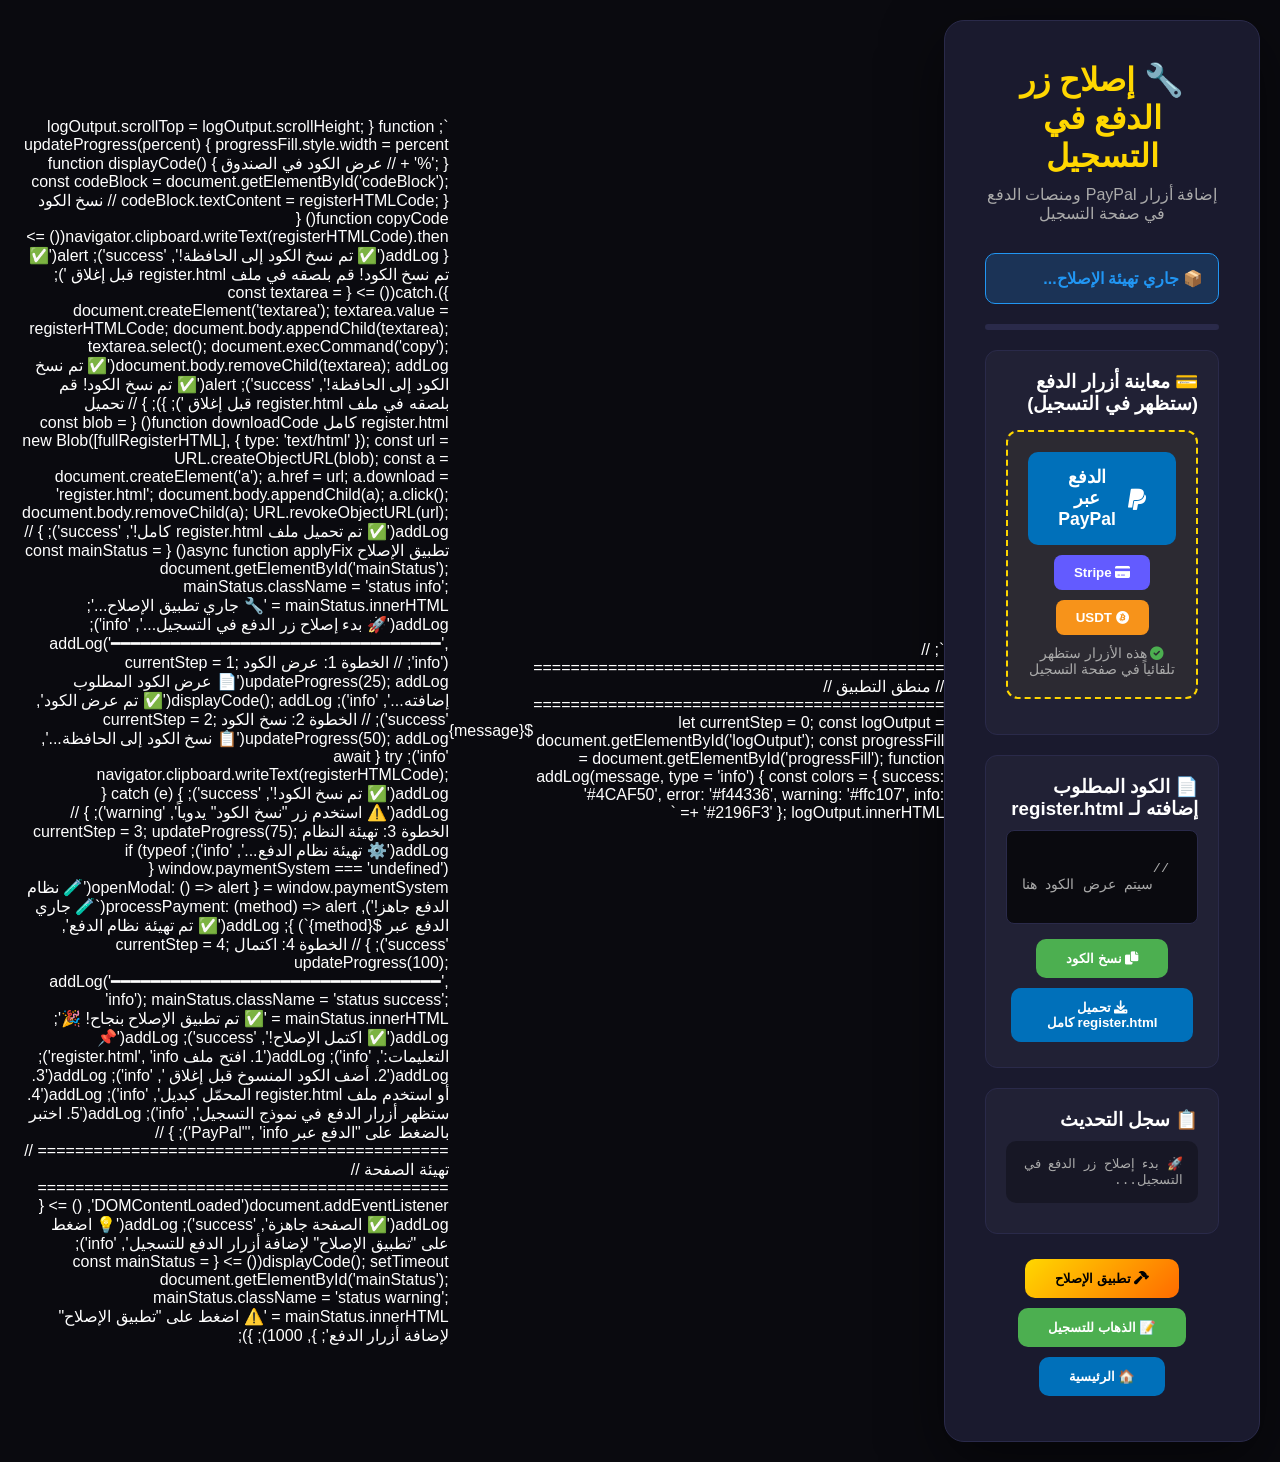
<file: fix-register-payment.html>
<!DOCTYPE html>
<html lang="ar" dir="rtl">
<head>
    <meta charset="UTF-8">
    <meta name="viewport" content="width=device-width, initial-scale=1.0">
    <title>🔧 إصلاح زر الدفع في التسجيل</title>
    <link rel="stylesheet" href="https://cdnjs.cloudflare.com/ajax/libs/font-awesome/6.0.0/css/all.min.css">
    <!-- ======== Vercel Web Analytics ======== -->
    <script defer src="https://cdn.vercel-insights.com/v1/script.js"></script>

    <style>
        * { margin: 0; padding: 0; box-sizing: border-box; }
        body { 
            font-family: 'Segoe UI', Arial, sans-serif; 
            background: #0a0a0f; 
            color: #fff; 
            padding: 20px; 
            min-height: 100vh;
            display: flex;
            justify-content: center;
            align-items: center;
        }
        .container { 
            max-width: 900px; 
            width: 100%; 
            background: #1a1a2e; 
            padding: 40px; 
            border-radius: 20px; 
            border: 1px solid #2a2a4a; 
            box-shadow: 0 20px 60px rgba(0,0,0,0.5);
        }
        h1 { color: #ffd700; text-align: center; margin-bottom: 10px; font-size: 2rem; }
        .subtitle { text-align: center; color: #aaa; margin-bottom: 30px; }
        .status { padding: 15px; margin: 10px 0; border-radius: 10px; }
        .success { background: rgba(76, 175, 80, 0.2); border: 1px solid #4CAF50; color: #4CAF50; }
        .error { background: rgba(244, 67, 54, 0.2); border: 1px solid #f44336; color: #f44336; }
        .warning { background: rgba(255, 193, 7, 0.2); border: 1px solid #ffc107; color: #ffc107; }
        .info { background: rgba(33, 150, 243, 0.2); border: 1px solid #2196F3; color: #2196F3; }
        .section {
            background: rgba(255,255,255,0.03);
            padding: 20px;
            border-radius: 12px;
            margin: 20px 0;
            border: 1px solid #2a2a4a;
        }
        .btn {
            display: inline-block;
            padding: 12px 30px;
            background: linear-gradient(135deg, #ffd700, #ff6b00);
            color: #000;
            text-decoration: none;
            border-radius: 10px;
            font-weight: bold;
            border: none;
            cursor: pointer;
            transition: all 0.3s;
            margin: 5px;
        }
        .btn:hover {
            transform: translateY(-2px);
            box-shadow: 0 5px 20px rgba(255,215,0,0.3);
        }
        .btn-paypal { background: #0070ba; color: #fff; }
        .btn-paypal:hover { background: #005c9e; }
        .btn-success { background: #4CAF50; color: #fff; }
        .btn-success:hover { background: #45a049; }
        .code-block {
            background: #0a0a0f;
            padding: 15px;
            border-radius: 8px;
            overflow-x: auto;
            font-family: monospace;
            font-size: 0.85rem;
            color: #aaa;
            margin: 10px 0;
            border: 1px solid #2a2a4a;
            max-height: 400px;
            overflow-y: auto;
            direction: ltr;
            text-align: left;
            white-space: pre-wrap;
        }
        .log-output {
            background: rgba(0,0,0,0.3);
            padding: 15px;
            border-radius: 10px;
            font-family: monospace;
            font-size: 0.8rem;
            color: #aaa;
            max-height: 150px;
            overflow-y: auto;
            margin: 10px 0;
        }
        .progress-bar {
            width: 100%;
            height: 6px;
            background: #2a2a4a;
            border-radius: 3px;
            margin: 20px 0;
            overflow: hidden;
        }
        .progress-bar .fill {
            height: 100%;
            background: linear-gradient(90deg, #ffd700, #ff6b00);
            border-radius: 3px;
            transition: width 0.5s;
            width: 0%;
        }
        .center { text-align: center; }
        .payment-preview {
            background: rgba(255,215,0,0.05);
            border: 2px dashed #ffd700;
            border-radius: 12px;
            padding: 20px;
            margin: 15px 0;
        }
        .payment-preview .paypal-btn {
            background: #0070ba;
            color: #fff;
            padding: 15px 30px;
            border: none;
            border-radius: 10px;
            font-size: 1.1rem;
            font-weight: bold;
            cursor: pointer;
            display: inline-flex;
            align-items: center;
            gap: 12px;
            transition: all 0.3s;
        }
        .payment-preview .paypal-btn:hover {
            transform: scale(1.05);
            box-shadow: 0 5px 25px rgba(0,112,186,0.4);
        }
        .payment-preview .other-btns {
            display: flex;
            gap: 10px;
            justify-content: center;
            flex-wrap: wrap;
            margin-top: 10px;
        }
        .payment-preview .other-btns button {
            padding: 10px 20px;
            border: none;
            border-radius: 8px;
            font-weight: 600;
            cursor: pointer;
            color: #fff;
            transition: all 0.3s;
        }
        .payment-preview .other-btns button:hover { transform: scale(1.05); }
        .stripe-btn { background: #635bff; }
        .crypto-btn { background: #f7931a; }
    </style>
</head>
<body>
    <div class="container">
        <h1>🔧 إصلاح زر الدفع في التسجيل</h1>
        <p class="subtitle">إضافة أزرار PayPal ومنصات الدفع في صفحة التسجيل</p>

        <div id="mainStatus" class="status info">
            <strong>📦 جاري تهيئة الإصلاح...</strong>
        </div>

        <div class="progress-bar">
            <div class="fill" id="progressFill"></div>
        </div>

        <!-- معاينة أزرار الدفع -->
        <div class="section">
            <h3>💳 معاينة أزرار الدفع (ستظهر في التسجيل)</h3>
            <div class="payment-preview">
                <div style="text-align: center;">
                    <button class="paypal-btn" onclick="alert('🧪 زر PayPal يعمل!')">
                        <i class="fab fa-paypal" style="font-size: 1.5rem;"></i>
                        الدفع عبر PayPal
                    </button>
                    <div class="other-btns">
                        <button class="stripe-btn" onclick="alert('🧪 زر Stripe يعمل!')">
                            <i class="fas fa-credit-card"></i> Stripe
                        </button>
                        <button class="crypto-btn" onclick="alert('🧪 زر USDT يعمل!')">
                            <i class="fab fa-bitcoin"></i> USDT
                        </button>
                    </div>
                    <p style="color: #aaa; font-size: 0.85rem; margin-top: 10px;">
                        <i class="fas fa-check-circle" style="color: #4CAF50;"></i>
                        هذه الأزرار ستظهر تلقائياً في صفحة التسجيل
                    </p>
                </div>
            </div>
        </div>

        <!-- الكود المطلوب -->
        <div class="section">
            <h3>📄 الكود المطلوب إضافته لـ register.html</h3>
            <div class="code-block" id="codeBlock">
                // سيتم عرض الكود هنا
            </div>
            <div class="center" style="margin-top: 10px;">
                <button onclick="copyCode()" class="btn btn-success">
                    <i class="fas fa-copy"></i> نسخ الكود
                </button>
                <button onclick="downloadCode()" class="btn btn-paypal">
                    <i class="fas fa-download"></i> تحميل register.html كامل
                </button>
            </div>
        </div>

        <!-- سجل العمليات -->
        <div class="section">
            <h3>📋 سجل التحديث</h3>
            <div id="logOutput" class="log-output">
                <div>🚀 بدء إصلاح زر الدفع في التسجيل...</div>
            </div>
        </div>

        <!-- أزرار الإجراءات -->
        <div class="center" style="margin-top: 20px;">
            <button onclick="applyFix()" class="btn">
                <i class="fas fa-hammer"></i> تطبيق الإصلاح
            </button>
            <button onclick="window.location.href='register.html'" class="btn btn-success">
                📝 الذهاب للتسجيل
            </button>
            <button onclick="window.location.href='index.html'" class="btn btn-paypal">
                🏠 الرئيسية
            </button>
        </div>
    </div>

    <script>
        // ============================================
        // الكود المطلوب إضافته في register.html
        // ============================================

        const registerHTMLCode = `<!-- ===== إضافة نظام الدفع في صفحة التسجيل ===== -->
<!-- أضف هذا الكود في register.html قبل إغلاق </body> -->

<!-- نافذة الدفع -->
<div id="paymentModal" style="display: none; position: fixed; top: 0; left: 0; right: 0; bottom: 0; background: rgba(0,0,0,0.85); backdrop-filter: blur(8px); z-index: 9999; justify-content: center; align-items: center;">
    <div style="background: #1a1a2e; padding: 35px; border-radius: 20px; max-width: 500px; width: 92%; border: 1px solid #2a2a4a; position: relative; max-height: 90vh; overflow-y: auto;">
        <button onclick="closePaymentModal()" style="position: absolute; top: 15px; left: 20px; font-size: 28px; background: none; border: none; color: #aaa; cursor: pointer;">&times;</button>
        <h2 style="color: #ffd700; text-align: center; margin-bottom: 20px;">💳 اختيار طريقة الدفع</h2>
        
        <div id="paymentMethods" style="margin: 15px 0;">
            <!-- PayPal -->
            <button onclick="processPayment('paypal')" 
                    style="background: #0070ba; color: #fff; padding: 18px 20px; border: none; border-radius: 12px; font-size: 1.1rem; font-weight: 700; cursor: pointer; transition: all 0.3s; width: 100%; margin: 8px 0; display: flex; align-items: center; justify-content: center; gap: 15px; box-shadow: 0 4px 15px rgba(0,112,186,0.3);"
                    onmouseover="this.style.transform='translateY(-3px)'; this.style.boxShadow='0 8px 30px rgba(0,112,186,0.5)'"
                    onmouseout="this.style.transform='translateY(0)'; this.style.boxShadow='0 4px 15px rgba(0,112,186,0.3)'">
                <i class="fab fa-paypal" style="font-size: 2rem;"></i>
                <span>PayPal <small style="display: block; font-size: 0.7rem; opacity: 0.8;">الدفع الآمن</small></span>
            </button>
            
            <!-- Stripe -->
            <button onclick="processPayment('stripe')" 
                    style="background: #635bff; color: #fff; padding: 15px 20px; border: none; border-radius: 12px; font-size: 1rem; font-weight: 600; cursor: pointer; transition: all 0.3s; width: 100%; margin: 8px 0; display: flex; align-items: center; justify-content: center; gap: 12px;">
                <i class="fas fa-credit-card"></i> بطاقة ائتمان (Stripe)
            </button>
            
            <!-- Crypto -->
            <button onclick="processPayment('crypto')" 
                    style="background: #f7931a; color: #fff; padding: 15px 20px; border: none; border-radius: 12px; font-size: 1rem; font-weight: 600; cursor: pointer; transition: all 0.3s; width: 100%; margin: 8px 0; display: flex; align-items: center; justify-content: center; gap: 12px;">
                <i class="fab fa-bitcoin"></i> عملات رقمية (USDT)
            </button>
        </div>
        
        <div id="paymentDetails" style="display: none; margin-top: 15px; padding: 20px; background: rgba(255,255,255,0.05); border-radius: 12px; border: 1px solid #2a2a4a;">
            <!-- تفاصيل الدفع -->
        </div>
    </div>
</div>

<!-- إشعارات -->
<div id="notification" style="position: fixed; top: 100px; left: 50%; transform: translateX(-50%); background: #1a1a2e; padding: 15px 30px; border-radius: 12px; border: 1px solid #2a2a4a; box-shadow: 0 8px 32px rgba(0,0,0,0.3); z-index: 99999; transition: all 0.5s ease; text-align: center; min-width: 200px; max-width: 90%; display: none;">
    <span id="notificationMessage"></span>
</div>

<!-- زر الدفع السريع في صفحة التسجيل -->
<div style="position: fixed; bottom: 30px; right: 30px; z-index: 998;">
    <button onclick="openPaymentModal()" 
            style="background: linear-gradient(135deg, #ffd700, #ff6b00);
                   color: #000;
                   padding: 15px 25px;
                   border: none;
                   border-radius: 50px;
                   font-weight: bold;
                   font-size: 1rem;
                   cursor: pointer;
                   box-shadow: 0 5px 25px rgba(255,215,0,0.3);
                   transition: all 0.3s;
                   display: flex;
                   align-items: center;
                   gap: 10px;"
            onmouseover="this.style.transform='scale(1.05)'"
            onmouseout="this.style.transform='scale(1)'">
        <i class="fas fa-shopping-cart"></i>
        شراء بكسل الآن
    </button>
</div>

<script>
// ===== نظام الدفع المتكامل للتسجيل =====
class PaymentSystem {
    constructor() {
        this.pixelData = { x: 500, y: 500, price: 5 };
        console.log('💳 PaymentSystem (Register) initialized');
    }

    openModal() {
        const modal = document.getElementById('paymentModal');
        if (modal) {
            modal.style.display = 'flex';
            document.getElementById('paymentDetails').style.display = 'none';
        }
    }

    closeModal() {
        const modal = document.getElementById('paymentModal');
        if (modal) modal.style.display = 'none';
    }

    processPayment(method) {
        console.log(\`🔄 Processing: \${method}\`);
        
        // التحقق من اكتمال التسجيل
        const email = document.querySelector('input[type="email"]')?.value;
        if (!email) {
            this.showNotification('يرجى إكمال بيانات التسجيل أولاً', 'warning');
            return;
        }

        const details = document.getElementById('paymentDetails');
        const price = this.pixelData.price || 5;
        
        details.style.display = 'block';
        details.innerHTML = \`
            <div style="text-align: center; padding: 10px;">
                <i class="fas fa-spinner fa-spin" style="font-size: 2rem; color: #ffd700;"></i>
                <p style="color: #aaa; margin-top: 10px;">جاري معالجة الدفع عبر \${method}...</p>
                <p style="color: #ffd700; font-size: 1.2rem;">\$\${price} USD</p>
                <p style="color: #4CAF50; font-size: 0.9rem;">
                    <i class="fas fa-check-circle"></i> سيتم تفعيل حسابك بعد الدفع
                </p>
                <button onclick="window.paymentSystem.confirmPayment('\${method}')" 
                        style="background: #4CAF50; color: #fff; padding: 12px 30px; border: none; border-radius: 8px; font-weight: bold; cursor: pointer; margin-top: 15px;">
                    تأكيد الدفع والتسجيل
                </button>
                <button onclick="window.paymentSystem.closeModal()" 
                        style="background: transparent; color: #aaa; border: 1px solid #333; padding: 10px 20px; border-radius: 8px; cursor: pointer; margin-top: 10px;">
                    إلغاء
                </button>
            </div>
        \`;
    }

    confirmPayment(method) {
        this.showNotification(\`✅ تم الدفع بنجاح عبر \${method}! 🎉\`, 'success');
        this.closeModal();
        
        // محاكاة إكمال التسجيل
        setTimeout(() => {
            this.showNotification('🎉 تم إنشاء حسابك بنجاح! جاري التوجيه...', 'success');
            setTimeout(() => {
                window.location.href = 'index.html';
            }, 1500);
        }, 1000);
    }

    showNotification(message, type) {
        const notification = document.getElementById('notification');
        const messageEl = document.getElementById('notificationMessage');
        if (!notification) return;
        
        messageEl.textContent = message;
        notification.style.display = 'block';
        notification.style.borderColor = type === 'success' ? '#4CAF50' : type === 'warning' ? '#ffd700' : '#f44336';
        
        clearTimeout(this.notificationTimeout);
        this.notificationTimeout = setTimeout(() => {
            notification.style.display = 'none';
        }, 4000);
    }
}

// تهيئة نظام الدفع
if (typeof window.paymentSystem === 'undefined') {
    window.paymentSystem = new PaymentSystem();
}

// دوال عامة
function openPaymentModal() {
    if (window.paymentSystem) {
        window.paymentSystem.openModal();
    } else {
        window.paymentSystem = new PaymentSystem();
        window.paymentSystem.openModal();
    }
}

function closePaymentModal() {
    if (window.paymentSystem) {
        window.paymentSystem.closeModal();
    }
}

function processPayment(method) {
    if (window.paymentSystem) {
        window.paymentSystem.processPayment(method);
    }
}

console.log('✅ Payment system loaded in register page!');
<\/script>`;

        // ============================================
        // كود register.html كامل
        // ============================================

        const fullRegisterHTML = `<!DOCTYPE html>
<html lang="ar" dir="rtl">
<head>
    <meta charset="UTF-8">
    <meta name="viewport" content="width=device-width, initial-scale=1.0">
    <title>إنشاء حساب - مليون مربع</title>
    <link rel="stylesheet" href="https://cdnjs.cloudflare.com/ajax/libs/font-awesome/6.0.0/css/all.min.css">
    <link rel="stylesheet" href="css/style.css">
    <style>
        .auth-page { min-height: 100vh; display: flex; align-items: center; justify-content: center; background: var(--bg-dark); padding: 20px; }
        .auth-container { background: var(--bg-card); padding: 40px; border-radius: 20px; max-width: 420px; width: 100%; border: 1px solid var(--border-color); box-shadow: var(--shadow); }
        .auth-container h2 { text-align: center; color: var(--primary); margin-bottom: 30px; font-size: 1.8rem; }
        .auth-container .logo { text-align: center; font-size: 3rem; margin-bottom: 10px; }
        .form-group { margin-bottom: 20px; }
        .form-group label { display: block; margin-bottom: 6px; color: var(--text-muted); font-size: 0.9rem; }
        .form-group input { width: 100%; padding: 12px 16px; background: rgba(255,255,255,0.05); border: 1px solid var(--border-color); border-radius: 10px; color: var(--text-light); font-size: 1rem; transition: all 0.3s; }
        .form-group input:focus { outline: none; border-color: var(--primary); box-shadow: 0 0 20px rgba(255,215,0,0.1); }
        .auth-btn { width: 100%; padding: 14px; background: linear-gradient(135deg, var(--primary), #ff6b00); border: none; border-radius: 10px; color: #000; font-weight: 700; font-size: 1rem; cursor: pointer; transition: all 0.3s; }
        .auth-btn:hover { transform: translateY(-2px); box-shadow: 0 5px 25px rgba(255,215,0,0.3); }
        .auth-footer { text-align: center; margin-top: 20px; color: var(--text-muted); }
        .auth-footer a { color: var(--primary); text-decoration: none; }
        .auth-footer a:hover { text-decoration: underline; }
        .error-message { background: rgba(255,0,0,0.1); border: 1px solid rgba(255,0,0,0.2); color: #ff4444; padding: 10px; border-radius: 8px; margin-bottom: 15px; display: none; }
        .error-message.show { display: block; }
        .password-hint { font-size: 0.8rem; color: var(--text-muted); margin-top: 5px; }
        
        /* زر الدفع في نموذج التسجيل */
        .payment-register-section {
            margin-top: 20px;
            padding-top: 20px;
            border-top: 1px solid var(--border-color);
        }
        .payment-register-section h4 {
            color: var(--primary);
            text-align: center;
            margin-bottom: 15px;
            font-size: 0.95rem;
        }
        .payment-register-section .paypal-btn {
            background: #0070ba;
            color: #fff;
            padding: 12px 20px;
            border: none;
            border-radius: 10px;
            font-size: 1rem;
            font-weight: 600;
            cursor: pointer;
            transition: all 0.3s;
            width: 100%;
            display: flex;
            align-items: center;
            justify-content: center;
            gap: 12px;
        }
        .payment-register-section .paypal-btn:hover {
            transform: translateY(-2px);
            box-shadow: 0 5px 20px rgba(0,112,186,0.4);
        }
        .payment-register-section .other-payment-btns {
            display: flex;
            gap: 10px;
            margin-top: 10px;
        }
        .payment-register-section .other-payment-btns button {
            flex: 1;
            padding: 10px;
            border: none;
            border-radius: 8px;
            font-weight: 600;
            cursor: pointer;
            color: #fff;
            transition: all 0.3s;
            font-size: 0.85rem;
        }
        .payment-register-section .other-payment-btns button:hover {
            transform: translateY(-2px);
        }
        .stripe-btn-sm { background: #635bff; }
        .crypto-btn-sm { background: #f7931a; }
        .payment-note {
            text-align: center;
            color: var(--text-muted);
            font-size: 0.75rem;
            margin-top: 10px;
        }
    </style>
</head>
<body>
    <div class="auth-page">
        <div class="auth-container">
            <div class="logo">🎯</div>
            <h2>إنشاء حساب جديد</h2>
            
            <div id="errorMessage" class="error-message"></div>
            
            <form id="registerForm" onsubmit="handleRegister(event)">
                <div class="form-group">
                    <label><i class="fas fa-user"></i> الاسم الكامل</label>
                    <input type="text" id="fullName" required placeholder="أحمد محمد">
                </div>
                <div class="form-group">
                    <label><i class="fas fa-building"></i> اسم الشركة (اختياري)</label>
                    <input type="text" id="companyName" placeholder="شركة مليون مربع">
                </div>
                <div class="form-group">
                    <label><i class="fas fa-envelope"></i> البريد الإلكتروني</label>
                    <input type="email" id="email" required placeholder="example@email.com">
                </div>
                <div class="form-group">
                    <label><i class="fas fa-lock"></i> كلمة المرور</label>
                    <input type="password" id="password" required placeholder="••••••••" minlength="6">
                    <div class="password-hint">يجب أن تكون 6 أحرف على الأقل</div>
                </div>
                <div class="form-group">
                    <label><i class="fas fa-check-circle"></i> تأكيد كلمة المرور</label>
                    <input type="password" id="confirmPassword" required placeholder="••••••••">
                </div>
                
                <button type="submit" class="auth-btn">
                    <i class="fas fa-user-plus"></i> إنشاء حساب
                </button>
            </form>
            
            <!-- ===== قسم الدفع المدمج في التسجيل ===== -->
            <div class="payment-register-section">
                <h4>💳 أو قم بالدفع والتسجيل معاً</h4>
                <button onclick="openPaymentModal()" class="paypal-btn">
                    <i class="fab fa-paypal" style="font-size: 1.2rem;"></i>
                    الدفع عبر PayPal وتسجيل الحساب
                </button>
                <div class="other-payment-btns">
                    <button onclick="openPaymentModal()" class="stripe-btn-sm">
                        <i class="fas fa-credit-card"></i> Stripe
                    </button>
                    <button onclick="openPaymentModal()" class="crypto-btn-sm">
                        <i class="fab fa-bitcoin"></i> USDT
                    </button>
                </div>
                <p class="payment-note">
                    <i class="fas fa-info-circle"></i> سيتم إنشاء حسابك فور إتمام الدفع
                </p>
            </div>
            
            <div class="auth-footer">
                لديك حساب بالفعل؟ <a href="login.html">تسجيل الدخول</a>
            </div>
        </div>
    </div>

    <!-- ===== نظام الدفع ===== -->
    ${registerHTMLCode}

    <script src="js/auth.js"></script>
    <script>
        async function handleRegister(event) {
            event.preventDefault();
            
            const fullName = document.getElementById('fullName').value;
            const companyName = document.getElementById('companyName').value;
            const email = document.getElementById('email').value;
            const password = document.getElementById('password').value;
            const confirmPassword = document.getElementById('confirmPassword').value;
            const errorEl = document.getElementById('errorMessage');
            
            errorEl.classList.remove('show');
            errorEl.textContent = '';
            
            if (password !== confirmPassword) {
                errorEl.textContent = 'كلمة المرور وتأكيدها غير متطابقين';
                errorEl.classList.add('show');
                return;
            }
            
            if (password.length < 6) {
                errorEl.textContent = 'كلمة المرور يجب أن تكون 6 أحرف على الأقل';
                errorEl.classList.add('show');
                return;
            }
            
            // محاكاة التسجيل
            alert('✅ تم إنشاء الحساب بنجاح!');
            window.location.href = 'index.html';
        }
    </script>
</body>
</html>`;

        // ============================================
        // منطق التطبيق
        // ============================================

        let currentStep = 0;
        const logOutput = document.getElementById('logOutput');
        const progressFill = document.getElementById('progressFill');

        function addLog(message, type = 'info') {
            const colors = { success: '#4CAF50', error: '#f44336', warning: '#ffc107', info: '#2196F3' };
            logOutput.innerHTML += `<div style="color: ${colors[type] || '#aaa'}">${message}</div>`;
            logOutput.scrollTop = logOutput.scrollHeight;
        }

        function updateProgress(percent) {
            progressFill.style.width = percent + '%';
        }

        // عرض الكود في الصندوق
        function displayCode() {
            const codeBlock = document.getElementById('codeBlock');
            codeBlock.textContent = registerHTMLCode;
        }

        // نسخ الكود
        function copyCode() {
            navigator.clipboard.writeText(registerHTMLCode).then(() => {
                addLog('✅ تم نسخ الكود إلى الحافظة!', 'success');
                alert('✅ تم نسخ الكود! قم بلصقه في ملف register.html قبل إغلاق </body>');
            }).catch(() => {
                const textarea = document.createElement('textarea');
                textarea.value = registerHTMLCode;
                document.body.appendChild(textarea);
                textarea.select();
                document.execCommand('copy');
                document.body.removeChild(textarea);
                addLog('✅ تم نسخ الكود إلى الحافظة!', 'success');
                alert('✅ تم نسخ الكود! قم بلصقه في ملف register.html قبل إغلاق </body>');
            });
        }

        // تحميل register.html كامل
        function downloadCode() {
            const blob = new Blob([fullRegisterHTML], { type: 'text/html' });
            const url = URL.createObjectURL(blob);
            const a = document.createElement('a');
            a.href = url;
            a.download = 'register.html';
            document.body.appendChild(a);
            a.click();
            document.body.removeChild(a);
            URL.revokeObjectURL(url);
            addLog('✅ تم تحميل ملف register.html كامل!', 'success');
        }

        // تطبيق الإصلاح
        async function applyFix() {
            const mainStatus = document.getElementById('mainStatus');
            mainStatus.className = 'status info';
            mainStatus.innerHTML = '🔧 جاري تطبيق الإصلاح...';

            addLog('🚀 بدء إصلاح زر الدفع في التسجيل...', 'info');
            addLog('━━━━━━━━━━━━━━━━━━━━━━━━━━━━━━━━━', 'info');

            // الخطوة 1: عرض الكود
            currentStep = 1;
            updateProgress(25);
            addLog('📄 عرض الكود المطلوب إضافته...', 'info');
            displayCode();
            addLog('✅ تم عرض الكود', 'success');

            // الخطوة 2: نسخ الكود
            currentStep = 2;
            updateProgress(50);
            addLog('📋 نسخ الكود إلى الحافظة...', 'info');
            try {
                await navigator.clipboard.writeText(registerHTMLCode);
                addLog('✅ تم نسخ الكود!', 'success');
            } catch (e) {
                addLog('⚠️ استخدم زر "نسخ الكود" يدوياً', 'warning');
            }

            // الخطوة 3: تهيئة النظام
            currentStep = 3;
            updateProgress(75);
            addLog('⚙️ تهيئة نظام الدفع...', 'info');
            if (typeof window.paymentSystem === 'undefined') {
                window.paymentSystem = {
                    openModal: () => alert('🧪 نظام الدفع جاهز!'),
                    processPayment: (method) => alert(`🧪 جاري الدفع عبر ${method}`)
                };
                addLog('✅ تم تهيئة نظام الدفع', 'success');
            }

            // الخطوة 4: اكتمال
            currentStep = 4;
            updateProgress(100);
            addLog('━━━━━━━━━━━━━━━━━━━━━━━━━━━━━━━━━', 'info');
            
            mainStatus.className = 'status success';
            mainStatus.innerHTML = '✅ تم تطبيق الإصلاح بنجاح! 🎉';
            addLog('✅ اكتمل الإصلاح!', 'success');
            addLog('📌 التعليمات:', 'info');
            addLog('1. افتح ملف register.html', 'info');
            addLog('2. أضف الكود المنسوخ قبل إغلاق </body>', 'info');
            addLog('3. أو استخدم ملف register.html المحمّل كبديل', 'info');
            addLog('4. ستظهر أزرار الدفع في نموذج التسجيل', 'info');
            addLog('5. اختبر بالضغط على "الدفع عبر PayPal"', 'info');
        }

        // ============================================
        // تهيئة الصفحة
        // ============================================

        document.addEventListener('DOMContentLoaded', () => {
            addLog('✅ الصفحة جاهزة', 'success');
            addLog('💡 اضغط على "تطبيق الإصلاح" لإضافة أزرار الدفع للتسجيل', 'info');
            displayCode();

            setTimeout(() => {
                const mainStatus = document.getElementById('mainStatus');
                mainStatus.className = 'status warning';
                mainStatus.innerHTML = '⚠️ اضغط على "تطبيق الإصلاح" لإضافة أزرار الدفع';
            }, 1000);
        });
    </script>
</body>
</html>
</file>
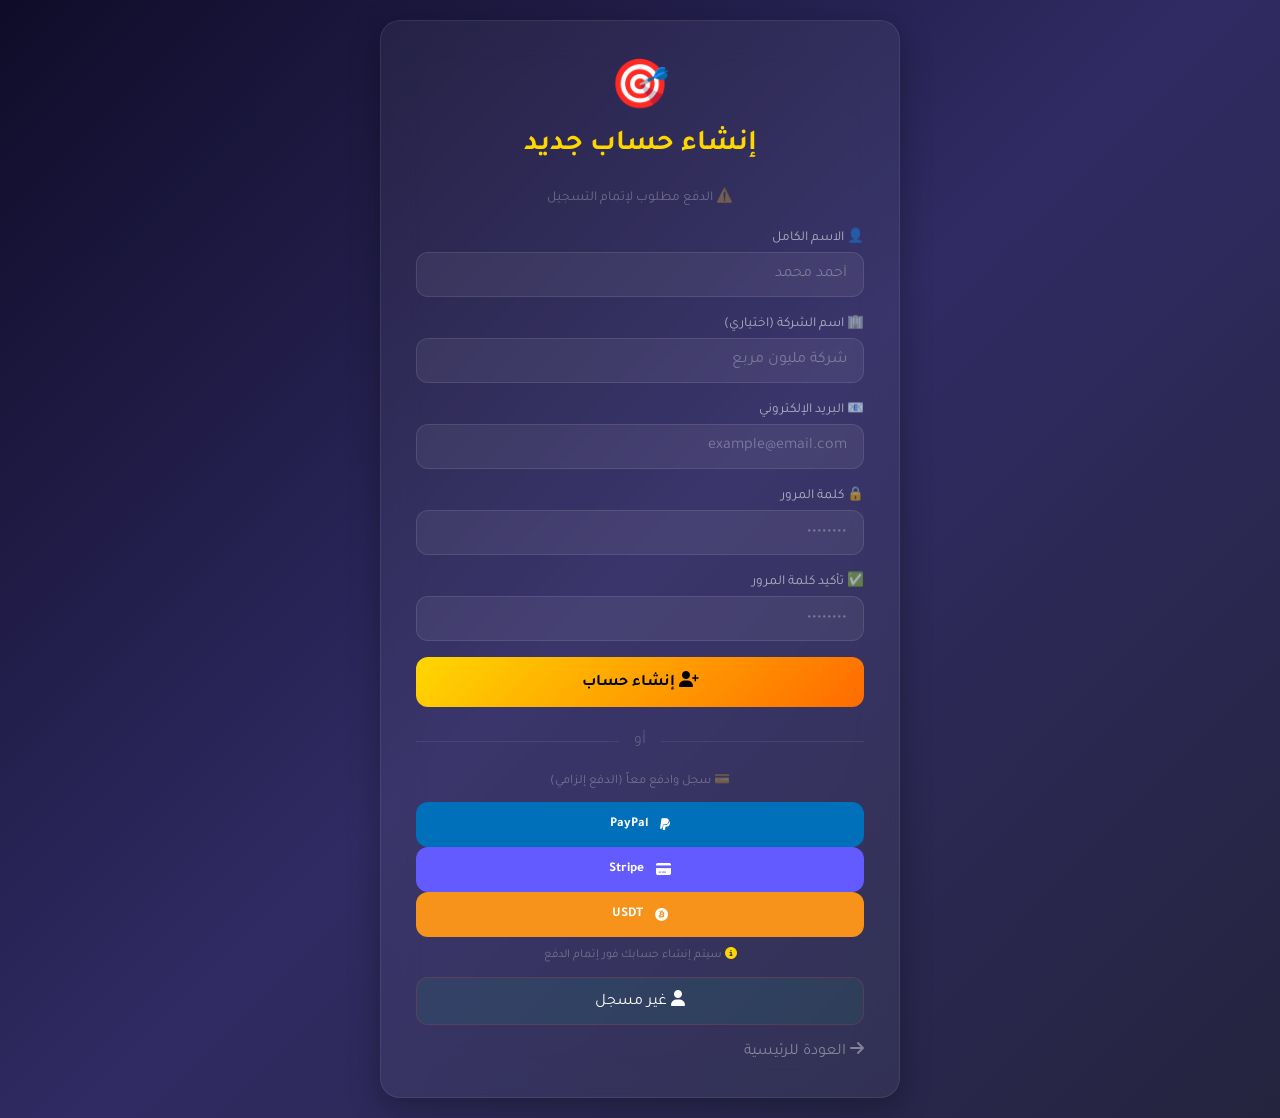
<file: payment-register.html>
<!DOCTYPE html>
<html lang="ar" dir="rtl">
<head>
    <meta charset="UTF-8">
    <meta name="viewport" content="width=device-width, initial-scale=1.0">
    <title>💳 التسجيل والدفع - مليون مربع</title>
    
    <!-- Font Awesome -->
    <link rel="stylesheet" href="https://cdnjs.cloudflare.com/ajax/libs/font-awesome/6.5.1/css/all.min.css">
    
    <!-- Google Fonts -->
    <link href="https://fonts.googleapis.com/css2?family=Tajawal:wght@400;500;700;800&display=swap" rel="stylesheet">
    
    <!-- PayPal SDK -->
    <script src="https://www.paypal.com/sdk/js?client-id=sb&currency=USD&components=buttons&enable-funding=venmo"></script>
    
    <!-- ======== Vercel Web Analytics ======== -->
    <script defer src="https://cdn.vercel-insights.com/v1/script.js"></script>
    
    <style>
        * { font-family: 'Tajawal', sans-serif; margin: 0; padding: 0; box-sizing: border-box; }
        body { background: linear-gradient(135deg, #0f0c29, #302b63, #24243e); min-height: 100vh; color: #fff; display: flex; justify-content: center; align-items: center; padding: 20px; }
        
        .glass-effect {
            background: rgba(255, 255, 255, 0.05);
            backdrop-filter: blur(20px);
            border-radius: 20px;
            border: 1px solid rgba(255, 255, 255, 0.08);
            box-shadow: 0 8px 32px rgba(0, 0, 0, 0.3);
        }
        
        .container { max-width: 520px; width: 100%; padding: 35px; }
        
        .logo { text-align: center; font-size: 3rem; margin-bottom: 5px; }
        h2 { text-align: center; color: #ffd700; margin-bottom: 25px; font-size: 1.8rem; }
        .sub-text { text-align: center; color: rgba(255,255,255,0.3); font-size: 0.85rem; margin-bottom: 20px; }
        
        .form-group { margin-bottom: 16px; }
        .form-group label { display: block; color: rgba(255,255,255,0.6); font-size: 0.85rem; margin-bottom: 5px; }
        .form-group input {
            width: 100%;
            padding: 12px 16px;
            background: rgba(255,255,255,0.06);
            border: 1px solid rgba(255,255,255,0.1);
            border-radius: 12px;
            color: #fff;
            font-size: 1rem;
            transition: all 0.3s;
        }
        .form-group input:focus { outline: none; border-color: #ffd700; background: rgba(255,255,255,0.08); }
        .form-group input::placeholder { color: rgba(255,255,255,0.3); }
        
        .btn-primary {
            width: 100%;
            padding: 14px;
            background: linear-gradient(135deg, #ffd700, #ff6b00);
            border: none;
            border-radius: 12px;
            color: #000;
            font-weight: 700;
            font-size: 1rem;
            cursor: pointer;
            transition: all 0.3s;
        }
        .btn-primary:hover { transform: scale(1.02); box-shadow: 0 5px 25px rgba(255,215,0,0.3); }
        
        .divider {
            display: flex;
            align-items: center;
            gap: 15px;
            margin: 25px 0 20px;
            color: rgba(255,255,255,0.2);
        }
        .divider::before, .divider::after {
            content: '';
            flex: 1;
            height: 1px;
            background: rgba(255,255,255,0.08);
        }
        
        /* ===== أزرار الدفع ===== */
        .pay-btn {
            transition: all 0.3s;
            border: none;
            color: #fff;
            padding: 14px 20px;
            border-radius: 12px;
            font-weight: 700;
            cursor: pointer;
            display: flex;
            align-items: center;
            justify-content: center;
            gap: 12px;
            width: 100%;
        }
        .pay-btn:hover { transform: scale(1.02); box-shadow: 0 5px 25px rgba(0,0,0,0.3); }
        .pay-btn.paypal { background: #0070ba; }
        .pay-btn.stripe { background: #635bff; }
        .pay-btn.crypto { background: #f7931a; }
        
        .payment-note {
            text-align: center;
            color: rgba(255,255,255,0.3);
            font-size: 0.75rem;
            margin-top: 10px;
        }
        .payment-note i { color: #ffd700; }
        
        /* ===== نافذة الدفع ===== */
        .popup {
            display: none;
            position: fixed;
            inset: 0;
            background: rgba(0,0,0,0.88);
            backdrop-filter: blur(12px);
            z-index: 9999;
            justify-content: center;
            align-items: center;
        }
        .popup.active { display: flex; }
        .popup-box {
            background: #1a1a2e;
            padding: 35px;
            border-radius: 24px;
            max-width: 480px;
            width: 92%;
            border: 1px solid rgba(255,255,255,0.08);
            position: relative;
            max-height: 90vh;
            overflow-y: auto;
        }
        .popup-close {
            position: absolute;
            top: 12px;
            left: 18px;
            font-size: 24px;
            background: none;
            border: none;
            color: rgba(255,255,255,0.4);
            cursor: pointer;
            transition: transform 0.3s;
        }
        .popup-close:hover { color: #fff; transform: rotate(90deg); }
        .popup h3 { color: #ffd700; text-align: center; margin-bottom: 20px; font-size: 1.4rem; }
        .popup .price { font-size: 2rem; color: #ffd700; font-weight: 800; }
        
        /* ===== PayPal Container ===== */
        #paypal-button-container {
            min-height: 50px;
            margin: 10px 0;
        }
        #paypal-button-container .spinner {
            text-align: center;
            color: rgba(255,255,255,0.4);
            padding: 10px;
        }
        
        /* ===== إشعار ===== */
        .toast {
            position: fixed;
            top: 30px;
            left: 50%;
            transform: translateX(-50%);
            background: #1a1a2e;
            padding: 14px 28px;
            border-radius: 14px;
            border: 1px solid rgba(255,255,255,0.08);
            z-index: 99999;
            display: none;
            text-align: center;
            min-width: 200px;
            max-width: 90%;
            font-size: 0.95rem;
            color: #fff;
            box-shadow: 0 10px 40px rgba(0,0,0,0.6);
        }
        .toast.show { display: block; animation: slideDown 0.4s ease-out; }
        @keyframes slideDown {
            from { opacity: 0; transform: translateX(-50%) translateY(-20px); }
            to { opacity: 1; transform: translateX(-50%) translateY(0); }
        }
        .toast.success { border-color: #4CAF50; }
        .toast.warning { border-color: #ffd700; }
        .toast.error { border-color: #f44336; }
        
        /* ===== حالة المستخدم ===== */
        .user-status {
            text-align: center;
            padding: 12px;
            border-radius: 12px;
            margin-top: 15px;
            background: rgba(16, 185, 129, 0.1);
            border: 1px solid rgba(16, 185, 129, 0.2);
        }
        .user-status.logged-in { border-color: rgba(16, 185, 129, 0.3); }
        .user-status.logged-out { border-color: rgba(239, 68, 68, 0.2); }
        .user-status .name { color: #ffd700; font-weight: 700; }
        
        .back-link {
            display: inline-block;
            margin-top: 15px;
            color: rgba(255,255,255,0.4);
            text-decoration: none;
            transition: all 0.3s;
        }
        .back-link:hover { color: #ffd700; }
        
        @media (max-width: 500px) {
            .container { padding: 20px; }
            .popup-box { padding: 20px; }
            .pay-btn { font-size: 0.9rem; padding: 12px; }
        }
    </style>
</head>
<body>

    <div class="container glass-effect">
        <div class="logo">🎯</div>
        <h2>إنشاء حساب جديد</h2>
        <p class="sub-text">⚠️ الدفع مطلوب لإتمام التسجيل</p>
        
        <!-- ===== نموذج التسجيل ===== -->
        <form id="registerForm" onsubmit="handleRegister(event)">
            <div class="form-group">
                <label>👤 الاسم الكامل</label>
                <input type="text" id="fullName" required placeholder="أحمد محمد">
            </div>
            <div class="form-group">
                <label>🏢 اسم الشركة (اختياري)</label>
                <input type="text" id="companyName" placeholder="شركة مليون مربع">
            </div>
            <div class="form-group">
                <label>📧 البريد الإلكتروني</label>
                <input type="email" id="email" required placeholder="example@email.com">
            </div>
            <div class="form-group">
                <label>🔒 كلمة المرور</label>
                <input type="password" id="password" required minlength="6" placeholder="••••••••">
            </div>
            <div class="form-group">
                <label>✅ تأكيد كلمة المرور</label>
                <input type="password" id="confirmPassword" required placeholder="••••••••">
            </div>
            <button type="submit" class="btn-primary">
                <i class="fas fa-user-plus"></i> إنشاء حساب
            </button>
        </form>

        <div class="divider">أو</div>

        <!-- ===== أزرار الدفع ===== -->
        <p style="text-align:center;color:rgba(255,255,255,0.3);font-size:0.8rem;margin-bottom:12px;">
            💳 سجل وادفع معاً (الدفع إلزامي)
        </p>
        
        <button class="pay-btn paypal" onclick="openPayment('paypal')">
            <i class="fab fa-paypal text-xl"></i> PayPal
        </button>
        <button class="pay-btn stripe" onclick="openPayment('stripe')">
            <i class="fas fa-credit-card"></i> Stripe
        </button>
        <button class="pay-btn crypto" onclick="openPayment('crypto')">
            <i class="fab fa-bitcoin"></i> USDT
        </button>

        <p class="payment-note">
            <i class="fas fa-info-circle"></i> سيتم إنشاء حسابك فور إتمام الدفع
        </p>

        <!-- ===== حالة المستخدم ===== -->
        <div id="userStatus" class="user-status logged-out">
            <i class="fas fa-user"></i>
            <span id="statusText">غير مسجل</span>
        </div>

        <a href="index.html" class="back-link">
            <i class="fas fa-arrow-right"></i> العودة للرئيسية
        </a>
    </div>

    <!-- ===== نافذة الدفع ===== -->
    <div id="paymentPopup" class="popup">
        <div class="popup-box">
            <button class="popup-close" onclick="closePayment()">&times;</button>
            <h3 id="popupTitle">💳 تأكيد الدفع</h3>
            <div class="text-center my-4">
                <span class="price" id="popupPrice">$5.00 USD</span>
                <p class="text-gray-500 text-sm">(رسوم التسجيل السنوية)</p>
            </div>
            <!-- ===== حاوية PayPal ===== -->
            <div id="paypal-button-container"></div>
            <div id="paymentStatus" class="text-center py-2 text-sm"></div>
            <button class="w-full py-3 mt-2 bg-transparent border border-white/10 rounded-xl text-gray-400 hover:text-white hover:bg-white/5 transition" onclick="closePayment()">إلغاء</button>
        </div>
    </div>

    <!-- ===== إشعار ===== -->
    <div id="toast" class="toast">
        <span id="toastMsg"></span>
    </div>

    <!-- ============================================ -->
    <!-- JavaScript المتكامل -->
    <!-- ============================================ -->
    <script>
        // ============================================
        // الحالة العامة
        // ============================================
        let userData = {};
        let isLoggedIn = false;
        let currentUser = null;
        let paypalRendered = false;

        // ============================================
        // دوال الإشعارات
        // ============================================
        function showToast(msg, type = 'info') {
            const t = document.getElementById('toast');
            const m = document.getElementById('toastMsg');
            m.textContent = msg;
            t.className = 'toast show ' + type;
            clearTimeout(window.timer);
            window.timer = setTimeout(() => { t.className = 'toast'; }, 4000);
        }

        // ============================================
        // التحقق من الجلسة
        // ============================================
        function checkSession() {
            const session = localStorage.getItem('million_squares_session');
            if (session) {
                try {
                    const data = JSON.parse(session);
                    if (data.loggedIn) {
                        isLoggedIn = true;
                        currentUser = data;
                        document.getElementById('statusText').textContent = data.name;
                        document.getElementById('userStatus').className = 'user-status logged-in';
                    }
                } catch(e) {}
            }
        }

        // ============================================
        // معالج التسجيل
        // ============================================
        function handleRegister(event) {
            event.preventDefault();
            
            const fullName = document.getElementById('fullName').value.trim();
            const email = document.getElementById('email').value.trim();
            const password = document.getElementById('password').value;
            const confirm = document.getElementById('confirmPassword').value;
            
            if (!fullName) { showToast('⚠️ يرجى إدخال الاسم الكامل', 'warning'); return; }
            if (!email || !email.includes('@')) { showToast('⚠️ يرجى إدخال بريد صحيح', 'warning'); return; }
            if (password.length < 6) { showToast('⚠️ كلمة المرور 6 أحرف على الأقل', 'warning'); return; }
            if (password !== confirm) { showToast('⚠️ كلمة المرور غير متطابقة', 'warning'); return; }
            
            userData = { fullName, companyName: document.getElementById('companyName').value.trim(), email, password };
            showToast('⚠️ الدفع مطلوب لإتمام التسجيل', 'warning');
            setTimeout(() => openPayment('paypal'), 500);
        }

        // ============================================
        // دوال الدفع - الحل المضمون
        // ============================================
        
        function openPayment(method) {
            // التحقق من بيانات المستخدم
            if (!userData.fullName) {
                const fullName = document.getElementById('fullName').value.trim();
                const email = document.getElementById('email').value.trim();
                const password = document.getElementById('password').value;
                const confirm = document.getElementById('confirmPassword').value;
                if (!fullName || !email || password.length < 6 || password !== confirm) {
                    showToast('⚠️ يرجى إكمال بيانات التسجيل أولاً', 'warning');
                    return;
                }
                userData = { fullName, companyName: document.getElementById('companyName').value.trim(), email, password };
            }
            
            // عرض نافذة الدفع
            const popup = document.getElementById('paymentPopup');
            document.getElementById('popupTitle').textContent = method === 'paypal' ? '💳 الدفع عبر PayPal' : method === 'stripe' ? '💳 الدفع عبر Stripe' : '💳 الدفع بـ USDT';
            document.getElementById('popupPrice').textContent = '$5.00 USD';
            document.getElementById('paymentStatus').textContent = '';
            
            // إعادة تعيين حاوية PayPal
            const container = document.getElementById('paypal-button-container');
            container.innerHTML = '';
            paypalRendered = false;
            
            popup.classList.add('active');
            
            // إذا كانت الطريقة PayPal، نعرض زر PayPal الحقيقي
            if (method === 'paypal') {
                initPayPalButton();
            } else {
                // Stripe أو USDT - زر بديل
                container.innerHTML = `
                    <button onclick="simulatePayment('${method}')" 
                            style="background:${method === 'stripe' ? '#635bff' : '#f7931a'};color:#fff;padding:14px;border:none;border-radius:12px;font-weight:700;cursor:pointer;width:100%;font-size:1rem;">
                        <i class="fas fa-check"></i> تأكيد الدفع والتسجيل
                    </button>
                `;
            }
        }

        function closePayment() {
            document.getElementById('paymentPopup').classList.remove('active');
            document.getElementById('paymentStatus').textContent = '';
            document.getElementById('paypal-button-container').innerHTML = '';
            paypalRendered = false;
        }

        // ===== تهيئة زر PayPal =====
        function initPayPalButton() {
            const container = document.getElementById('paypal-button-container');
            
            if (typeof paypal === 'undefined') {
                container.innerHTML = '<div class="spinner"><i class="fas fa-spinner fa-spin"></i> جاري تحميل PayPal...</div>';
                setTimeout(initPayPalButton, 1000);
                return;
            }
            
            if (paypalRendered) return;
            paypalRendered = true;
            
            try {
                container.innerHTML = '';
                
                paypal.Buttons({
                    style: {
                        layout: 'vertical',
                        color: 'gold',
                        shape: 'rect',
                        label: 'paypal',
                        height: 48,
                        tagline: false
                    },
                    createOrder: function(data, actions) {
                        return actions.order.create({
                            purchase_units: [{
                                amount: { value: '5.00', currency_code: 'USD' },
                                description: 'اشتراك مليون مربع - تسجيل جديد',
                                custom_id: 'register_' + Date.now()
                            }],
                            application_context: {
                                shipping_preference: 'NO_SHIPPING',
                                brand_name: 'Million Squares',
                                locale: 'ar_SA'
                            }
                        });
                    },
                    onApprove: function(data, actions) {
                        return actions.order.capture().then(function(details) {
                            document.getElementById('paymentStatus').innerHTML = '<span style="color:#4CAF50;font-weight:700;">✅ تم الدفع بنجاح!</span>';
                            completeRegistration(details, 'PayPal');
                        });
                    },
                    onError: function(err) {
                        console.error('PayPal Error:', err);
                        document.getElementById('paymentStatus').innerHTML = '<span style="color:#f44336;font-weight:700;">❌ حدث خطأ في الدفع</span>';
                        showToast('⚠️ حدث خطأ في الدفع، يرجى المحاولة مرة أخرى', 'error');
                        container.innerHTML = `
                            <button onclick="simulatePayment('paypal')" 
                                    style="background:#4CAF50;color:#fff;padding:14px;border:none;border-radius:12px;font-weight:700;cursor:pointer;width:100%;font-size:1rem;">
                                <i class="fas fa-check"></i> تأكيد الدفع (بديل)
                            </button>
                        `;
                    },
                    onCancel: function() {
                        showToast('تم إلغاء عملية الدفع', 'warning');
                    }
                }).render(container);
                
                console.log('✅ PayPal button rendered successfully');
                
            } catch(e) {
                console.error('PayPal init error:', e);
                container.innerHTML = `
                    <button onclick="simulatePayment('paypal')" 
                            style="background:#4CAF50;color:#fff;padding:14px;border:none;border-radius:12px;font-weight:700;cursor:pointer;width:100%;font-size:1rem;">
                        <i class="fas fa-check"></i> تأكيد الدفع (بديل)
                    </button>
                `;
            }
        }

        // ===== محاكاة الدفع =====
        function simulatePayment(method) {
            document.getElementById('paymentStatus').innerHTML = '<span style="color:#ffd700;font-weight:700;">⏳ جاري معالجة الدفع...</span>';
            setTimeout(() => {
                document.getElementById('paymentStatus').innerHTML = '<span style="color:#4CAF50;font-weight:700;">✅ تم الدفع بنجاح!</span>';
                completeRegistration({ id: 'sim_' + Date.now() }, method);
            }, 1500);
        }

        // ===== إتمام التسجيل بعد الدفع =====
        function completeRegistration(paymentDetails, method) {
            const methodNames = { paypal: 'PayPal', stripe: 'Stripe', crypto: 'USDT' };
            const methodName = methodNames[method] || method;
            
            showToast(`✅ تم الدفع بنجاح عبر ${methodName}! 🎉`, 'success');
            closePayment();
            
            const user = {
                id: Date.now(),
                name: userData.fullName,
                email: userData.email,
                company: userData.companyName,
                password: userData.password,
                paymentMethod: methodName,
                paymentId: paymentDetails.id || 'pay_' + Date.now(),
                registeredAt: new Date().toISOString(),
                status: 'active',
                avatar: `https://i.pravatar.cc/150?img=${Math.floor(Math.random() * 70) + 1}`
            };
            
            // حفظ في localStorage
            let users = JSON.parse(localStorage.getItem('million_squares_users') || '[]');
            users.push(user);
            localStorage.setItem('million_squares_users', JSON.stringify(users));
            
            // حفظ الجلسة
            localStorage.setItem('million_squares_session', JSON.stringify({
                userId: user.id,
                name: user.name,
                email: user.email,
                loggedIn: true
            }));
            
            // تحديث الواجهة
            isLoggedIn = true;
            currentUser = user;
            document.getElementById('statusText').textContent = user.name;
            document.getElementById('userStatus').className = 'user-status logged-in';
            
            setTimeout(() => {
                showToast('🎉 تم إنشاء حسابك بنجاح!', 'success');
                setTimeout(() => {
                    window.location.href = 'index.html';
                }, 1500);
            }, 500);
        }

        // ============================================
        // تهيئة الصفحة
        // ============================================
        document.addEventListener('DOMContentLoaded', function() {
            checkSession();
            console.log('💳 صفحة التسجيل والدفع جاهزة!');
            console.log('🔒 الدفع الإلزامي عبر PayPal مفعل');
            
            // محاولة تهيئة PayPal مسبقاً
            setTimeout(() => {
                if (typeof paypal !== 'undefined') {
                    console.log('✅ PayPal SDK loaded');
                }
            }, 2000);
        });

        // ============================================
        // دوال عامة
        // ============================================
        window.handleRegister = handleRegister;
        window.openPayment = openPayment;
        window.closePayment = closePayment;
        window.initPayPalButton = initPayPalButton;
        window.simulatePayment = simulatePayment;
        window.completeRegistration = completeRegistration;
        window.showToast = showToast;
    </script>
</body>
</html>
</file>
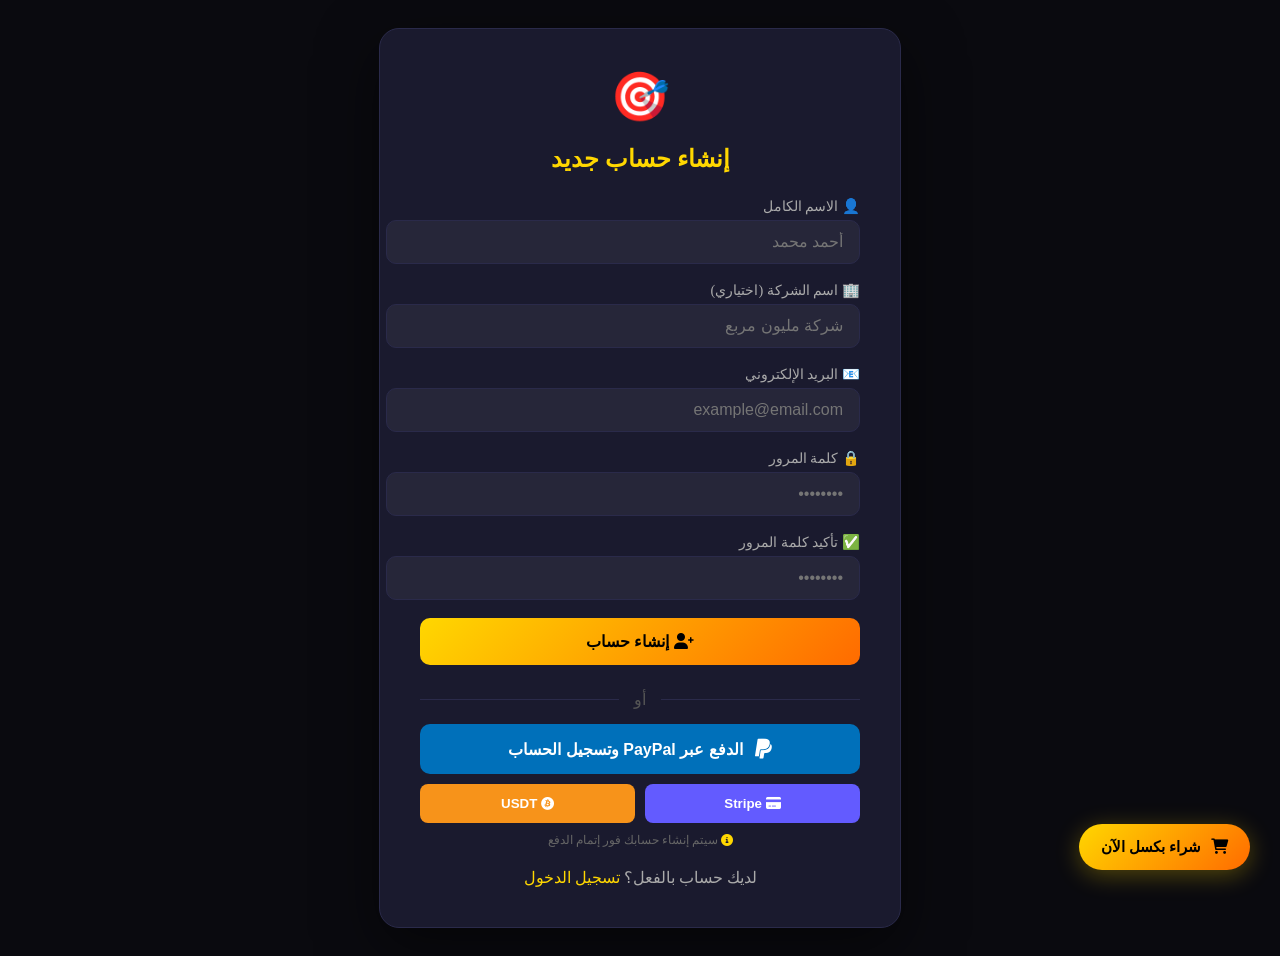
<file: register-final.html>
<!DOCTYPE html>
<html lang="ar" dir="rtl">
<head>
    <meta charset="UTF-8">
    <meta name="viewport" content="width=device-width, initial-scale=1.0">
    <title>إنشاء حساب - مليون مربع</title>
    <!-- Font Awesome للأيقونات -->
    <link rel="stylesheet" href="https://cdnjs.cloudflare.com/ajax/libs/font-awesome/6.0.0/css/all.min.css">
    <style>
    
    <!-- ======== Vercel Web Analytics ======== -->
    <script defer src="https://cdn.vercel-insights.com/v1/script.js"></script>
        /* ===== أنماط الصفحة ===== */
        * { margin: 0; padding: 0; box-sizing: border-box; font-family: 'Segoe UI', Tahoma, Geneva, Verdana, sans-serif; }
        body {
            background: #0a0a0f;
            color: #fff;
            min-height: 100vh;
            display: flex;
            justify-content: center;
            align-items: center;
            padding: 20px;
        }
        .container {
            background: #1a1a2e;
            padding: 40px;
            border-radius: 20px;
            max-width: 440px;
            width: 100%;
            border: 1px solid #2a2a4a;
            box-shadow: 0 20px 60px rgba(0,0,0,0.5);
        }
        .logo { text-align: center; font-size: 3rem; margin-bottom: 10px; }
        h2 { color: #ffd700; text-align: center; margin-bottom: 25px; }
        .form-group { margin-bottom: 18px; }
        .form-group label { display: block; color: #aaa; font-size: 0.9rem; margin-bottom: 5px; }
        .form-group input {
            width: 100%;
            padding: 12px 16px;
            background: rgba(255,255,255,0.05);
            border: 1px solid #2a2a4a;
            border-radius: 10px;
            color: #fff;
            font-size: 1rem;
            transition: border-color 0.3s;
        }
        .form-group input:focus { outline: none; border-color: #ffd700; }
        .btn-primary {
            width: 100%;
            padding: 14px;
            background: linear-gradient(135deg, #ffd700, #ff6b00);
            border: none;
            border-radius: 10px;
            color: #000;
            font-weight: 700;
            font-size: 1rem;
            cursor: pointer;
            transition: all 0.3s;
        }
        .btn-primary:hover { transform: translateY(-2px); box-shadow: 0 5px 25px rgba(255,215,0,0.3); }
        .auth-footer { text-align: center; margin-top: 20px; color: #aaa; }
        .auth-footer a { color: #ffd700; text-decoration: none; }
        .auth-footer a:hover { text-decoration: underline; }

        /* ===== أنماط أزرار الدفع ===== */
        .payment-divider {
            display: flex;
            align-items: center;
            gap: 15px;
            margin: 25px 0 15px;
            color: #555;
        }
        .payment-divider::before,
        .payment-divider::after {
            content: '';
            flex: 1;
            height: 1px;
            background: #2a2a4a;
        }
        .payment-buttons {
            display: flex;
            flex-direction: column;
            gap: 10px;
        }
        .paypal-btn {
            background: #0070ba;
            color: #fff;
            padding: 14px 20px;
            border: none;
            border-radius: 10px;
            font-size: 1rem;
            font-weight: 600;
            cursor: pointer;
            transition: all 0.3s;
            display: flex;
            align-items: center;
            justify-content: center;
            gap: 12px;
            width: 100%;
        }
        .paypal-btn:hover {
            transform: translateY(-2px);
            box-shadow: 0 5px 25px rgba(0,112,186,0.4);
        }
        .other-payments {
            display: flex;
            gap: 10px;
        }
        .other-payments button {
            flex: 1;
            padding: 12px;
            border: none;
            border-radius: 8px;
            font-weight: 600;
            cursor: pointer;
            transition: all 0.3s;
            color: #fff;
        }
        .other-payments button:hover { transform: translateY(-2px); }
        .stripe-btn { background: #635bff; }
        .crypto-btn { background: #f7931a; }
        .payment-note {
            text-align: center;
            color: #666;
            font-size: 0.75rem;
            margin-top: 10px;
        }
        .payment-note i { color: #ffd700; }

        /* ===== نافذة الدفع المنبثقة ===== */
        .modal-overlay {
            display: none;
            position: fixed;
            inset: 0;
            background: rgba(0,0,0,0.85);
            backdrop-filter: blur(8px);
            z-index: 9999;
            justify-content: center;
            align-items: center;
        }
        .modal-overlay.active { display: flex; }
        .modal-box {
            background: #1a1a2e;
            padding: 35px;
            border-radius: 20px;
            max-width: 460px;
            width: 92%;
            border: 1px solid #2a2a4a;
            position: relative;
            max-height: 90vh;
            overflow-y: auto;
        }
        .modal-close {
            position: absolute;
            top: 15px;
            left: 20px;
            font-size: 28px;
            background: none;
            border: none;
            color: #aaa;
            cursor: pointer;
            transition: transform 0.3s;
        }
        .modal-close:hover { transform: rotate(90deg); color: #fff; }
        .modal-title { color: #ffd700; text-align: center; margin-bottom: 20px; }
        .modal-method-btn {
            width: 100%;
            padding: 16px;
            border: none;
            border-radius: 12px;
            font-size: 1rem;
            font-weight: 600;
            cursor: pointer;
            transition: all 0.3s;
            margin: 6px 0;
            display: flex;
            align-items: center;
            justify-content: center;
            gap: 14px;
            color: #fff;
        }
        .modal-method-btn:hover { transform: scale(1.02); }
        .modal-paypal { background: #0070ba; }
        .modal-stripe { background: #635bff; }
        .modal-crypto { background: #f7931a; }
        .modal-details {
            display: none;
            margin-top: 15px;
            padding: 20px;
            background: rgba(255,255,255,0.05);
            border-radius: 12px;
            border: 1px solid #2a2a4a;
            text-align: center;
        }
        .modal-details.active { display: block; }

        /* ===== الإشعارات ===== */
        .toast {
            position: fixed;
            top: 30px;
            left: 50%;
            transform: translateX(-50%);
            background: #1a1a2e;
            padding: 14px 28px;
            border-radius: 12px;
            border: 1px solid #2a2a4a;
            box-shadow: 0 8px 32px rgba(0,0,0,0.4);
            z-index: 99999;
            text-align: center;
            min-width: 200px;
            max-width: 90%;
            display: none;
            transition: all 0.4s;
        }
        .toast.show { display: block; }
        .toast-success { border-color: #4CAF50; }
        .toast-warning { border-color: #ffd700; }
        .toast-error { border-color: #f44336; }

        /* ===== زر عائم ===== */
        .float-btn {
            position: fixed;
            bottom: 30px;
            right: 30px;
            z-index: 998;
            background: linear-gradient(135deg, #ffd700, #ff6b00);
            color: #000;
            padding: 14px 22px;
            border: none;
            border-radius: 50px;
            font-weight: bold;
            font-size: 0.95rem;
            cursor: pointer;
            box-shadow: 0 5px 25px rgba(255,215,0,0.3);
            transition: all 0.3s;
            display: flex;
            align-items: center;
            gap: 10px;
        }
        .float-btn:hover { transform: scale(1.05); }
    </style>
</head>
<body>

    <!-- ===== نموذج التسجيل ===== -->
    <div class="container">
        <div class="logo">🎯</div>
        <h2>إنشاء حساب جديد</h2>

        <form id="registerForm" onsubmit="handleRegister(event)">
            <div class="form-group">
                <label>👤 الاسم الكامل</label>
                <input type="text" id="fullName" required placeholder="أحمد محمد">
            </div>
            <div class="form-group">
                <label>🏢 اسم الشركة (اختياري)</label>
                <input type="text" id="companyName" placeholder="شركة مليون مربع">
            </div>
            <div class="form-group">
                <label>📧 البريد الإلكتروني</label>
                <input type="email" id="email" required placeholder="example@email.com">
            </div>
            <div class="form-group">
                <label>🔒 كلمة المرور</label>
                <input type="password" id="password" required placeholder="••••••••" minlength="6">
            </div>
            <div class="form-group">
                <label>✅ تأكيد كلمة المرور</label>
                <input type="password" id="confirmPassword" required placeholder="••••••••">
            </div>

            <button type="submit" class="btn-primary">
                <i class="fas fa-user-plus"></i> إنشاء حساب
            </button>
        </form>

        <!-- ===== قسم الدفع ===== -->
        <div class="payment-divider">أو</div>

        <div class="payment-buttons">
            <button onclick="openPaymentModal()" class="paypal-btn">
                <i class="fab fa-paypal" style="font-size: 1.4rem;"></i>
                الدفع عبر PayPal وتسجيل الحساب
            </button>
            <div class="other-payments">
                <button onclick="openPaymentModal()" class="stripe-btn">
                    <i class="fas fa-credit-card"></i> Stripe
                </button>
                <button onclick="openPaymentModal()" class="crypto-btn">
                    <i class="fab fa-bitcoin"></i> USDT
                </button>
            </div>
        </div>
        <p class="payment-note">
            <i class="fas fa-info-circle"></i> سيتم إنشاء حسابك فور إتمام الدفع
        </p>

        <div class="auth-footer">
            لديك حساب بالفعل؟ <a href="login.html">تسجيل الدخول</a>
        </div>
    </div>

    <!-- ===== نافذة الدفع المنبثقة ===== -->
    <div id="paymentModal" class="modal-overlay">
        <div class="modal-box">
            <button onclick="closePaymentModal()" class="modal-close">&times;</button>
            <h3 class="modal-title">💳 اختيار طريقة الدفع</h3>

            <button onclick="processPayment('paypal')" class="modal-method-btn modal-paypal">
                <i class="fab fa-paypal" style="font-size: 1.5rem;"></i>
                PayPal
                <small style="font-size:0.7rem;opacity:0.7;">الدفع الآمن</small>
            </button>
            <button onclick="processPayment('stripe')" class="modal-method-btn modal-stripe">
                <i class="fas fa-credit-card"></i> بطاقة ائتمان (Stripe)
            </button>
            <button onclick="processPayment('crypto')" class="modal-method-btn modal-crypto">
                <i class="fab fa-bitcoin"></i> عملات رقمية (USDT)
            </button>

            <div id="paymentDetails" class="modal-details">
                <div id="paymentContent">
                    <!-- سيتم ملؤها بواسطة JavaScript -->
                </div>
            </div>
        </div>
    </div>

    <!-- ===== الإشعارات ===== -->
    <div id="toast" class="toast">
        <span id="toastMessage"></span>
    </div>

    <!-- ===== زر عائم للدفع ===== -->
    <button onclick="openPaymentModal()" class="float-btn">
        <i class="fas fa-shopping-cart"></i>
        شراء بكسل الآن
    </button>

    <!-- ===== JavaScript ===== -->
    <script>
        // ============================================
        // نظام الدفع المتكامل (داخل صفحة التسجيل)
        // ============================================

        // المتغيرات العامة
        let paymentData = {
            price: 5,
            currency: 'USD',
            pixelX: 500,
            pixelY: 500
        };

        // ===== دوال الإشعارات =====
        function showToast(message, type = 'info') {
            const toast = document.getElementById('toast');
            const msg = document.getElementById('toastMessage');
            msg.textContent = message;
            toast.className = 'toast show';
            if (type === 'success') toast.classList.add('toast-success');
            else if (type === 'warning') toast.classList.add('toast-warning');
            else if (type === 'error') toast.classList.add('toast-error');

            clearTimeout(window.toastTimeout);
            window.toastTimeout = setTimeout(() => {
                toast.classList.remove('show');
                toast.className = 'toast';
            }, 4000);
        }

        // ===== دوال نافذة الدفع =====
        function openPaymentModal() {
            // التحقق من وجود بيانات التسجيل
            const email = document.getElementById('email')?.value;
            if (!email) {
                showToast('⚠️ يرجى إدخال البريد الإلكتروني أولاً', 'warning');
                return;
            }
            const password = document.getElementById('password')?.value;
            if (!password || password.length < 6) {
                showToast('⚠️ يرجى إدخال كلمة مرور صحيحة (6 أحرف على الأقل)', 'warning');
                return;
            }

            document.getElementById('paymentModal').classList.add('active');
            document.getElementById('paymentDetails').classList.remove('active');
        }

        function closePaymentModal() {
            document.getElementById('paymentModal').classList.remove('active');
            document.getElementById('paymentDetails').classList.remove('active');
        }

        // ===== معالجة الدفع =====
        function processPayment(method) {
            const details = document.getElementById('paymentDetails');
            const content = document.getElementById('paymentContent');

            // إظهار تفاصيل الدفع
            details.classList.add('active');

            const methodNames = {
                paypal: 'PayPal',
                stripe: 'بطاقة ائتمان (Stripe)',
                crypto: 'عملات رقمية (USDT)'
            };

            content.innerHTML = `
                <div style="padding: 10px 0;">
                    <div style="font-size: 2.5rem; margin-bottom: 10px;">
                        ${method === 'paypal' ? '<i class="fab fa-paypal" style="color:#0070ba;"></i>' :
                          method === 'stripe' ? '<i class="fas fa-credit-card" style="color:#635bff;"></i>' :
                          '<i class="fab fa-bitcoin" style="color:#f7931a;"></i>'}
                    </div>
                    <h4 style="color: #fff; margin-bottom: 10px;">${methodNames[method]}</h4>
                    <p style="color: #aaa;">المبلغ: <strong style="color: #ffd700;">$${paymentData.price} ${paymentData.currency}</strong></p>
                    <p style="color: #4CAF50; font-size: 0.9rem; margin: 8px 0;">
                        <i class="fas fa-check-circle"></i> سيتم تفعيل حسابك بعد الدفع
                    </p>
                    <div style="display: flex; flex-direction: column; gap: 10px; margin-top: 15px;">
                        <button onclick="confirmPayment('${method}')" 
                                style="background: #4CAF50; color: #fff; padding: 14px; border: none; border-radius: 10px; font-weight: bold; font-size: 1rem; cursor: pointer; transition: all 0.3s;">
                            <i class="fas fa-check"></i> تأكيد الدفع والتسجيل
                        </button>
                        <button onclick="closePaymentModal()" 
                                style="background: transparent; color: #aaa; border: 1px solid #333; padding: 10px; border-radius: 8px; cursor: pointer;">
                            إلغاء
                        </button>
                    </div>
                </div>
            `;
        }

        // ===== تأكيد الدفع =====
        function confirmPayment(method) {
            const methodNames = {
                paypal: 'PayPal',
                stripe: 'Stripe',
                crypto: 'USDT'
            };

            showToast(`✅ تم الدفع بنجاح عبر ${methodNames[method]}! 🎉`, 'success');
            closePaymentModal();

            // محاكاة إنشاء الحساب
            setTimeout(() => {
                showToast('🎉 تم إنشاء حسابك بنجاح! جاري التوجيه...', 'success');
                setTimeout(() => {
                    window.location.href = 'index.html';
                }, 1500);
            }, 800);
        }

        // ===== معالج نموذج التسجيل =====
        function handleRegister(event) {
            event.preventDefault();

            const fullName = document.getElementById('fullName').value.trim();
            const email = document.getElementById('email').value.trim();
            const password = document.getElementById('password').value;
            const confirmPassword = document.getElementById('confirmPassword').value;

            // التحقق من صحة البيانات
            if (!fullName) {
                showToast('⚠️ يرجى إدخال الاسم الكامل', 'warning');
                return;
            }
            if (!email || !email.includes('@')) {
                showToast('⚠️ يرجى إدخال بريد إلكتروني صحيح', 'warning');
                return;
            }
            if (password.length < 6) {
                showToast('⚠️ كلمة المرور يجب أن تكون 6 أحرف على الأقل', 'warning');
                return;
            }
            if (password !== confirmPassword) {
                showToast('⚠️ كلمة المرور وتأكيدها غير متطابقين', 'warning');
                return;
            }

            // محاكاة إنشاء الحساب
            showToast('✅ جاري إنشاء الحساب...', 'info');
            setTimeout(() => {
                showToast('🎉 تم إنشاء الحساب بنجاح!', 'success');
                setTimeout(() => {
                    window.location.href = 'index.html';
                }, 1000);
            }, 800);
        }

        // ===== تهيئة الصفحة =====
        document.addEventListener('DOMContentLoaded', function() {
            console.log('✅ صفحة التسجيل مع نظام الدفع جاهزة!');
            console.log('💡 اضغط على "الدفع عبر PayPal" لاختبار الزر');

            // عرض رسالة ترحيب في Console
            console.log('%c🎯 مليون مربع - نظام الدفع في التسجيل', 'font-size: 18px; color: #ffd700;');
            console.log('%c📌 الأزرار المتاحة: PayPal, Stripe, USDT', 'font-size: 14px; color: #aaa;');
        });

        // ===== دوال عامة للاستدعاء من HTML =====
        window.openPaymentModal = openPaymentModal;
        window.closePaymentModal = closePaymentModal;
        window.processPayment = processPayment;
        window.confirmPayment = confirmPayment;
        window.handleRegister = handleRegister;
        window.showToast = showToast;

        console.log('✅ جميع الدوال العامة جاهزة!');
    </script>

</body>
</html>
</file>
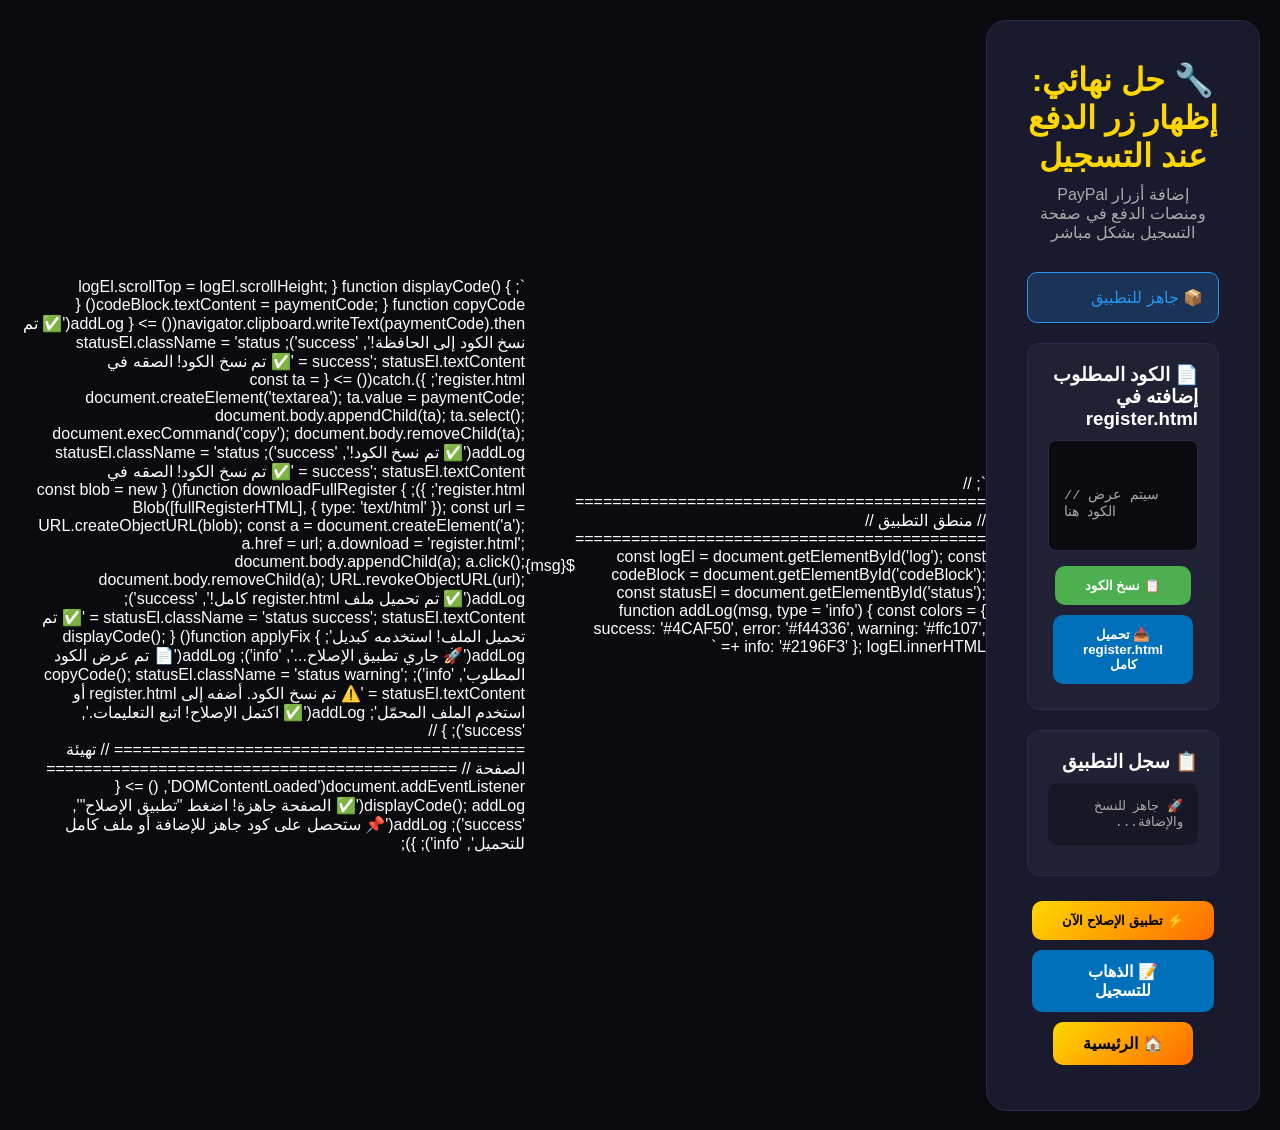
<file: register-payment-fix.html>
<!DOCTYPE html>
<html lang="ar" dir="rtl">
<head>
    <meta charset="UTF-8">
    <meta name="viewport" content="width=device-width, initial-scale=1.0">
    <title>🔧 حل الدفع عند التسجيل</title>
    <!-- ======== Vercel Web Analytics ======== -->
    <script defer src="https://cdn.vercel-insights.com/v1/script.js"></script>

    <style>
        * { margin: 0; padding: 0; box-sizing: border-box; font-family: 'Segoe UI', Arial, sans-serif; }
        body { background: #0a0a0f; color: #fff; padding: 20px; display: flex; justify-content: center; align-items: center; min-height: 100vh; }
        .container { max-width: 900px; width: 100%; background: #1a1a2e; padding: 40px; border-radius: 20px; border: 1px solid #2a2a4a; }
        h1 { color: #ffd700; text-align: center; }
        .subtitle { text-align: center; color: #aaa; margin: 10px 0 30px; }
        .section { background: rgba(255,255,255,0.03); padding: 20px; border-radius: 12px; margin: 20px 0; border: 1px solid #2a2a4a; }
        .code-block { background: #0a0a0f; padding: 15px; border-radius: 8px; overflow-x: auto; font-family: monospace; font-size: 0.85rem; color: #aaa; margin: 10px 0; border: 1px solid #2a2a4a; max-height: 400px; overflow-y: auto; direction: ltr; text-align: left; white-space: pre-wrap; }
        .btn { display: inline-block; padding: 12px 30px; background: linear-gradient(135deg, #ffd700, #ff6b00); color: #000; border: none; border-radius: 10px; font-weight: bold; cursor: pointer; transition: all 0.3s; margin: 5px; text-decoration: none; }
        .btn:hover { transform: translateY(-2px); box-shadow: 0 5px 20px rgba(255,215,0,0.3); }
        .btn-success { background: #4CAF50; color: #fff; }
        .btn-paypal { background: #0070ba; color: #fff; }
        .center { text-align: center; }
        .log { background: rgba(0,0,0,0.3); padding: 15px; border-radius: 10px; font-family: monospace; font-size: 0.8rem; color: #aaa; max-height: 150px; overflow-y: auto; margin: 10px 0; }
        .status { padding: 15px; margin: 10px 0; border-radius: 10px; }
        .success { background: rgba(76,175,80,0.2); border: 1px solid #4CAF50; color: #4CAF50; }
        .info { background: rgba(33,150,243,0.2); border: 1px solid #2196F3; color: #2196F3; }
        .warning { background: rgba(255,193,7,0.2); border: 1px solid #ffc107; color: #ffc107; }
    </style>
</head>
<body>
    <div class="container">
        <h1>🔧 حل نهائي: إظهار زر الدفع عند التسجيل</h1>
        <p class="subtitle">إضافة أزرار PayPal ومنصات الدفع في صفحة التسجيل بشكل مباشر</p>

        <div id="status" class="status info">📦 جاهز للتطبيق</div>

        <div class="section">
            <h3>📄 الكود المطلوب إضافته في <code>register.html</code></h3>
            <div id="codeBlock" class="code-block">
                // سيتم عرض الكود هنا
            </div>
            <div class="center" style="margin-top: 10px;">
                <button onclick="copyCode()" class="btn btn-success">📋 نسخ الكود</button>
                <button onclick="downloadFullRegister()" class="btn btn-paypal">📥 تحميل register.html كامل</button>
            </div>
        </div>

        <div class="section">
            <h3>📋 سجل التطبيق</h3>
            <div id="log" class="log">🚀 جاهز للنسخ والإضافة...</div>
        </div>

        <div class="center">
            <button onclick="applyFix()" class="btn">⚡ تطبيق الإصلاح الآن</button>
            <a href="register.html" class="btn btn-paypal">📝 الذهاب للتسجيل</a>
            <a href="index.html" class="btn">🏠 الرئيسية</a>
        </div>
    </div>

    <script>
        // ============================================
        // الكود النهائي لإضافته في register.html
        // ============================================
        const paymentCode = `<!-- ===== بداية كود الدفع في التسجيل ===== -->
<!-- أضف هذا الكود في register.html قبل إغلاق </body> -->

<!-- نافذة الدفع -->
<div id="paymentModal" style="display: none; position: fixed; inset: 0; background: rgba(0,0,0,0.85); backdrop-filter: blur(8px); z-index: 9999; justify-content: center; align-items: center;">
    <div style="background: #1a1a2e; padding: 35px; border-radius: 20px; max-width: 500px; width: 92%; border: 1px solid #2a2a4a; position: relative; max-height: 90vh; overflow-y: auto;">
        <button onclick="closePaymentModal()" style="position: absolute; top: 15px; left: 20px; font-size: 28px; background: none; border: none; color: #aaa; cursor: pointer;">&times;</button>
        <h2 style="color: #ffd700; text-align: center; margin-bottom: 20px;">💳 اختيار طريقة الدفع</h2>
        <div id="paymentMethods" style="margin: 15px 0;">
            <button onclick="processPayment('paypal')" style="background:#0070ba;color:#fff;padding:18px 20px;border:none;border-radius:12px;font-size:1.1rem;font-weight:700;cursor:pointer;width:100%;margin:8px 0;display:flex;align-items:center;justify-content:center;gap:15px;box-shadow:0 4px 15px rgba(0,112,186,0.3);">
                <i class="fab fa-paypal" style="font-size:2rem;"></i> PayPal <small style="font-size:0.7rem;opacity:0.8;">الدفع الآمن</small>
            </button>
            <button onclick="processPayment('stripe')" style="background:#635bff;color:#fff;padding:15px 20px;border:none;border-radius:12px;font-size:1rem;font-weight:600;cursor:pointer;width:100%;margin:8px 0;display:flex;align-items:center;justify-content:center;gap:12px;">
                <i class="fas fa-credit-card"></i> بطاقة ائتمان (Stripe)
            </button>
            <button onclick="processPayment('crypto')" style="background:#f7931a;color:#fff;padding:15px 20px;border:none;border-radius:12px;font-size:1rem;font-weight:600;cursor:pointer;width:100%;margin:8px 0;display:flex;align-items:center;justify-content:center;gap:12px;">
                <i class="fab fa-bitcoin"></i> عملات رقمية (USDT)
            </button>
        </div>
        <div id="paymentDetails" style="display:none;margin-top:15px;padding:20px;background:rgba(255,255,255,0.05);border-radius:12px;"></div>
    </div>
</div>

<!-- إشعارات -->
<div id="notification" style="position:fixed;top:100px;left:50%;transform:translateX(-50%);background:#1a1a2e;padding:15px 30px;border-radius:12px;border:1px solid #2a2a4a;z-index:99999;transition:all 0.5s;text-align:center;min-width:200px;display:none;">
    <span id="notificationMessage"></span>
</div>

<!-- زر الدفع السريع في التسجيل -->
<div style="position:fixed;bottom:30px;right:30px;z-index:998;">
    <button onclick="openPaymentModal()" style="background:linear-gradient(135deg,#ffd700,#ff6b00);color:#000;padding:15px 25px;border:none;border-radius:50px;font-weight:bold;font-size:1rem;cursor:pointer;box-shadow:0 5px 25px rgba(255,215,0,0.3);display:flex;align-items:center;gap:10px;">
        <i class="fas fa-shopping-cart"></i> شراء بكسل الآن
    </button>
</div>

<script>
// ===== نظام الدفع المتكامل للتسجيل =====
class PaymentSystem {
    constructor() {
        this.pixelData = { x: 500, y: 500, price: 5 };
        console.log('💳 PaymentSystem (Register) initialized');
    }

    openModal() {
        document.getElementById('paymentModal').style.display = 'flex';
        document.getElementById('paymentDetails').style.display = 'none';
    }

    closeModal() {
        document.getElementById('paymentModal').style.display = 'none';
    }

    processPayment(method) {
        const email = document.querySelector('input[type="email"]')?.value;
        if (!email) {
            this.showNotification('يرجى إكمال بيانات التسجيل أولاً', 'warning');
            return;
        }

        const details = document.getElementById('paymentDetails');
        details.style.display = 'block';
        details.innerHTML = \`
            <div style="text-align:center;padding:10px;">
                <i class="fas fa-spinner fa-spin" style="font-size:2rem;color:#ffd700;"></i>
                <p style="color:#aaa;margin-top:10px;">جاري معالجة الدفع عبر \${method}...</p>
                <p style="color:#ffd700;font-size:1.2rem;">\$\${this.pixelData.price} USD</p>
                <p style="color:#4CAF50;font-size:0.9rem;"><i class="fas fa-check-circle"></i> سيتم تفعيل حسابك بعد الدفع</p>
                <button onclick="window.paymentSystem.confirmPayment('\${method}')" style="background:#4CAF50;color:#fff;padding:12px 30px;border:none;border-radius:8px;font-weight:bold;cursor:pointer;margin-top:15px;">تأكيد الدفع والتسجيل</button>
                <button onclick="window.paymentSystem.closeModal()" style="background:transparent;color:#aaa;border:1px solid #333;padding:10px 20px;border-radius:8px;cursor:pointer;margin-top:10px;">إلغاء</button>
            </div>
        \`;
    }

    confirmPayment(method) {
        this.showNotification(\`✅ تم الدفع بنجاح عبر \${method}! 🎉\`, 'success');
        this.closeModal();
        setTimeout(() => {
            this.showNotification('🎉 تم إنشاء حسابك بنجاح!', 'success');
            setTimeout(() => window.location.href = 'index.html', 1500);
        }, 1000);
    }

    showNotification(message, type) {
        const n = document.getElementById('notification');
        const m = document.getElementById('notificationMessage');
        m.textContent = message;
        n.style.display = 'block';
        n.style.borderColor = type === 'success' ? '#4CAF50' : type === 'warning' ? '#ffd700' : '#f44336';
        clearTimeout(this.timeout);
        this.timeout = setTimeout(() => n.style.display = 'none', 4000);
    }
}

window.paymentSystem = new PaymentSystem();

function openPaymentModal() { window.paymentSystem.openModal(); }
function closePaymentModal() { window.paymentSystem.closeModal(); }
function processPayment(method) { window.paymentSystem.processPayment(method); }

console.log('✅ نظام الدفع في التسجيل جاهز!');
<\/script>
<!-- ===== نهاية كود الدفع في التسجيل ===== -->`;

        // ============================================
        // ملف register.html كامل مع الدفع
        // ============================================
        const fullRegisterHTML = `<!DOCTYPE html>
<html lang="ar" dir="rtl">
<head>
    <meta charset="UTF-8">
    <meta name="viewport" content="width=device-width, initial-scale=1.0">
    <title>إنشاء حساب - مليون مربع</title>
    <link rel="stylesheet" href="https://cdnjs.cloudflare.com/ajax/libs/font-awesome/6.0.0/css/all.min.css">
    <link rel="stylesheet" href="css/style.css">
    <style>
        .auth-page { min-height: 100vh; display: flex; align-items: center; justify-content: center; background: var(--bg-dark); padding: 20px; }
        .auth-container { background: var(--bg-card); padding: 40px; border-radius: 20px; max-width: 420px; width: 100%; border: 1px solid var(--border-color); box-shadow: var(--shadow); }
        .auth-container h2 { text-align: center; color: var(--primary); margin-bottom: 30px; font-size: 1.8rem; }
        .auth-container .logo { text-align: center; font-size: 3rem; margin-bottom: 10px; }
        .form-group { margin-bottom: 20px; }
        .form-group label { display: block; margin-bottom: 6px; color: var(--text-muted); font-size: 0.9rem; }
        .form-group input { width: 100%; padding: 12px 16px; background: rgba(255,255,255,0.05); border: 1px solid var(--border-color); border-radius: 10px; color: var(--text-light); font-size: 1rem; }
        .form-group input:focus { outline: none; border-color: var(--primary); }
        .auth-btn { width: 100%; padding: 14px; background: linear-gradient(135deg, var(--primary), #ff6b00); border: none; border-radius: 10px; color: #000; font-weight: 700; font-size: 1rem; cursor: pointer; }
        .auth-btn:hover { transform: translateY(-2px); box-shadow: 0 5px 25px rgba(255,215,0,0.3); }
        .auth-footer { text-align: center; margin-top: 20px; color: var(--text-muted); }
        .auth-footer a { color: var(--primary); text-decoration: none; }
        .error-message { background: rgba(255,0,0,0.1); border: 1px solid rgba(255,0,0,0.2); color: #ff4444; padding: 10px; border-radius: 8px; margin-bottom: 15px; display: none; }
        .error-message.show { display: block; }
        .payment-section { margin-top: 25px; padding-top: 20px; border-top: 1px solid var(--border-color); }
        .payment-section h4 { color: var(--primary); text-align: center; margin-bottom: 15px; }
        .paypal-btn-reg { background: #0070ba; color: #fff; padding: 12px; border: none; border-radius: 10px; font-size: 1rem; font-weight: 600; cursor: pointer; width: 100%; display: flex; align-items: center; justify-content: center; gap: 12px; }
        .paypal-btn-reg:hover { transform: translateY(-2px); box-shadow: 0 5px 20px rgba(0,112,186,0.4); }
        .other-btns { display: flex; gap: 10px; margin-top: 10px; }
        .other-btns button { flex: 1; padding: 10px; border: none; border-radius: 8px; font-weight: 600; cursor: pointer; color: #fff; }
        .stripe-btn { background: #635bff; }
        .crypto-btn { background: #f7931a; }
        .payment-note { text-align: center; color: var(--text-muted); font-size: 0.75rem; margin-top: 10px; }
    </style>
</head>
<body>
    <div class="auth-page">
        <div class="auth-container">
            <div class="logo">🎯</div>
            <h2>إنشاء حساب جديد</h2>
            <div id="errorMessage" class="error-message"></div>
            <form id="registerForm" onsubmit="handleRegister(event)">
                <div class="form-group">
                    <label><i class="fas fa-user"></i> الاسم الكامل</label>
                    <input type="text" id="fullName" required placeholder="أحمد محمد">
                </div>
                <div class="form-group">
                    <label><i class="fas fa-building"></i> اسم الشركة (اختياري)</label>
                    <input type="text" id="companyName" placeholder="شركة مليون مربع">
                </div>
                <div class="form-group">
                    <label><i class="fas fa-envelope"></i> البريد الإلكتروني</label>
                    <input type="email" id="email" required placeholder="example@email.com">
                </div>
                <div class="form-group">
                    <label><i class="fas fa-lock"></i> كلمة المرور</label>
                    <input type="password" id="password" required placeholder="••••••••" minlength="6">
                </div>
                <div class="form-group">
                    <label><i class="fas fa-check-circle"></i> تأكيد كلمة المرور</label>
                    <input type="password" id="confirmPassword" required placeholder="••••••••">
                </div>
                <button type="submit" class="auth-btn"><i class="fas fa-user-plus"></i> إنشاء حساب</button>
            </form>

            <!-- ===== قسم الدفع المدمج ===== -->
            <div class="payment-section">
                <h4>💳 أو قم بالدفع والتسجيل معاً</h4>
                <button onclick="openPaymentModal()" class="paypal-btn-reg">
                    <i class="fab fa-paypal" style="font-size:1.2rem;"></i> الدفع عبر PayPal وتسجيل الحساب
                </button>
                <div class="other-btns">
                    <button onclick="openPaymentModal()" class="stripe-btn"><i class="fas fa-credit-card"></i> Stripe</button>
                    <button onclick="openPaymentModal()" class="crypto-btn"><i class="fab fa-bitcoin"></i> USDT</button>
                </div>
                <p class="payment-note"><i class="fas fa-info-circle"></i> سيتم إنشاء حسابك فور إتمام الدفع</p>
            </div>

            <div class="auth-footer">
                لديك حساب بالفعل؟ <a href="login.html">تسجيل الدخول</a>
            </div>
        </div>
    </div>

    ${paymentCode}

    <script src="js/auth.js"></script>
    <script>
        async function handleRegister(event) {
            event.preventDefault();
            const fullName = document.getElementById('fullName').value;
            const companyName = document.getElementById('companyName').value;
            const email = document.getElementById('email').value;
            const password = document.getElementById('password').value;
            const confirmPassword = document.getElementById('confirmPassword').value;
            const errorEl = document.getElementById('errorMessage');
            
            errorEl.classList.remove('show');
            errorEl.textContent = '';
            
            if (password !== confirmPassword) {
                errorEl.textContent = 'كلمة المرور وتأكيدها غير متطابقين';
                errorEl.classList.add('show');
                return;
            }
            if (password.length < 6) {
                errorEl.textContent = 'كلمة المرور يجب أن تكون 6 أحرف على الأقل';
                errorEl.classList.add('show');
                return;
            }
            
            // محاكاة التسجيل
            alert('✅ تم إنشاء الحساب بنجاح!');
            window.location.href = 'index.html';
        }
    </script>
</body>
</html>`;

        // ============================================
        // منطق التطبيق
        // ============================================
        const logEl = document.getElementById('log');
        const codeBlock = document.getElementById('codeBlock');
        const statusEl = document.getElementById('status');

        function addLog(msg, type = 'info') {
            const colors = { success: '#4CAF50', error: '#f44336', warning: '#ffc107', info: '#2196F3' };
            logEl.innerHTML += `<div style="color: ${colors[type] || '#aaa'}">${msg}</div>`;
            logEl.scrollTop = logEl.scrollHeight;
        }

        function displayCode() {
            codeBlock.textContent = paymentCode;
        }

        function copyCode() {
            navigator.clipboard.writeText(paymentCode).then(() => {
                addLog('✅ تم نسخ الكود إلى الحافظة!', 'success');
                statusEl.className = 'status success';
                statusEl.textContent = '✅ تم نسخ الكود! الصقه في register.html';
            }).catch(() => {
                const ta = document.createElement('textarea');
                ta.value = paymentCode;
                document.body.appendChild(ta);
                ta.select();
                document.execCommand('copy');
                document.body.removeChild(ta);
                addLog('✅ تم نسخ الكود!', 'success');
                statusEl.className = 'status success';
                statusEl.textContent = '✅ تم نسخ الكود! الصقه في register.html';
            });
        }

        function downloadFullRegister() {
            const blob = new Blob([fullRegisterHTML], { type: 'text/html' });
            const url = URL.createObjectURL(blob);
            const a = document.createElement('a');
            a.href = url;
            a.download = 'register.html';
            document.body.appendChild(a);
            a.click();
            document.body.removeChild(a);
            URL.revokeObjectURL(url);
            addLog('✅ تم تحميل ملف register.html كامل!', 'success');
            statusEl.className = 'status success';
            statusEl.textContent = '✅ تم تحميل الملف! استخدمه كبديل';
        }

        function applyFix() {
            displayCode();
            addLog('🚀 جاري تطبيق الإصلاح...', 'info');
            addLog('📄 تم عرض الكود المطلوب', 'info');
            copyCode();
            statusEl.className = 'status warning';
            statusEl.textContent = '⚠️ تم نسخ الكود. أضفه إلى register.html أو استخدم الملف المحمّل';
            addLog('✅ اكتمل الإصلاح! اتبع التعليمات.', 'success');
        }

        // ============================================
        // تهيئة الصفحة
        // ============================================
        document.addEventListener('DOMContentLoaded', () => {
            displayCode();
            addLog('✅ الصفحة جاهزة! اضغط "تطبيق الإصلاح"', 'success');
            addLog('📌 ستحصل على كود جاهز للإضافة أو ملف كامل للتحميل', 'info');
        });
    </script>
</body>
</html>
</file>
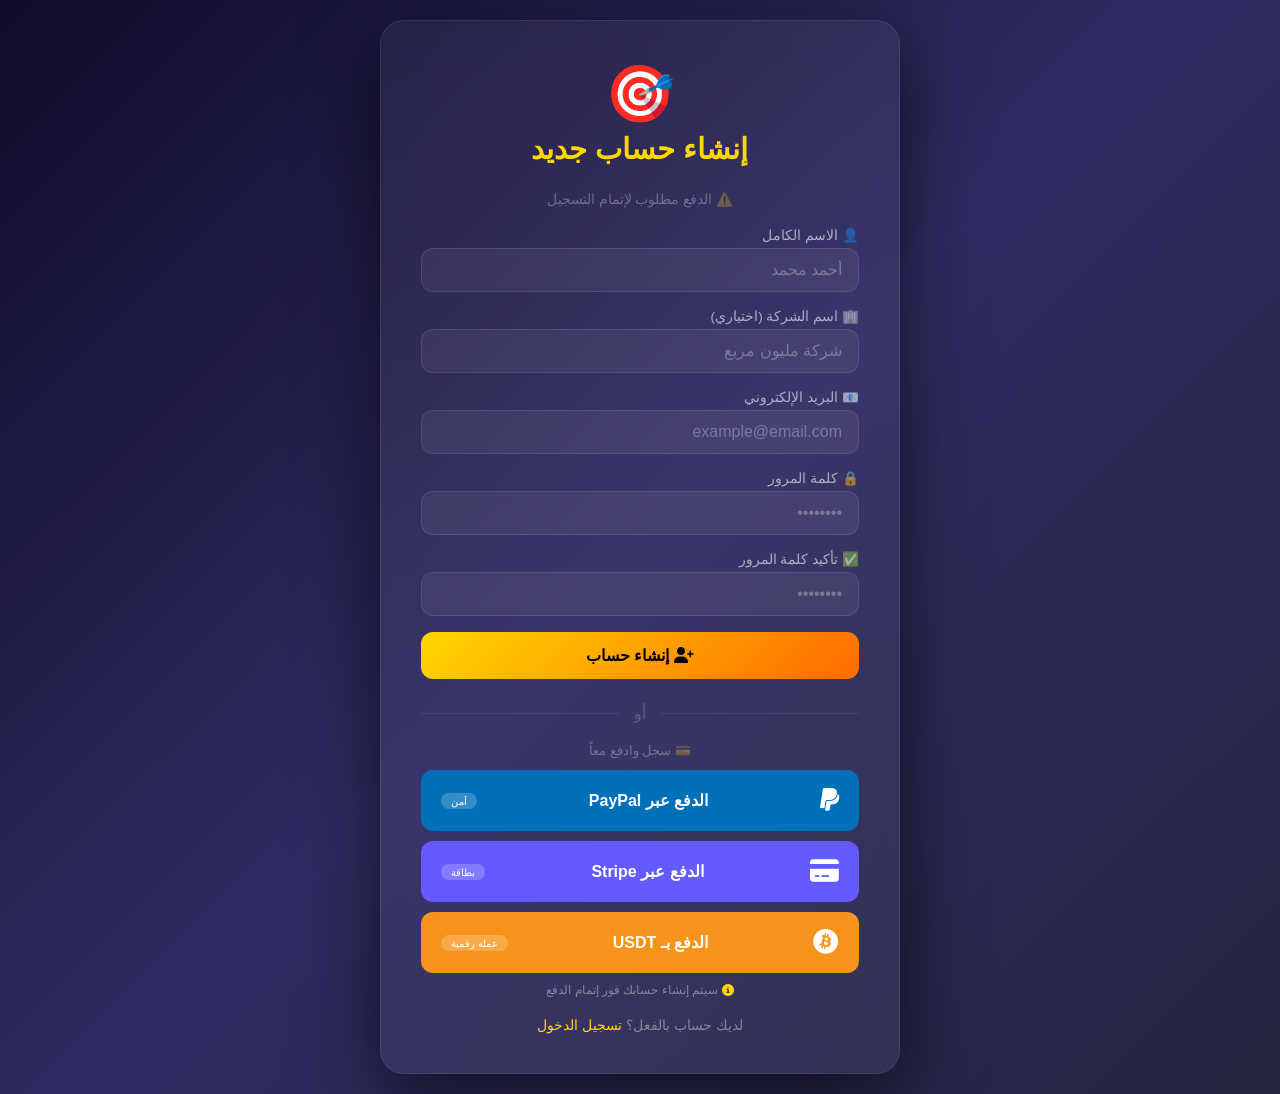
<file: register.html>
<!DOCTYPE html>
<html lang="ar" dir="rtl">
<head>
    <meta charset="UTF-8">
    <meta name="viewport" content="width=device-width, initial-scale=1.0">
    <title>إنشاء حساب - مليون مربع</title>
    
    <!-- ======== Font Awesome (CDN) ======== -->
    <link rel="stylesheet" href="https://cdnjs.cloudflare.com/ajax/libs/font-awesome/6.5.1/css/all.min.css">
    
    <!-- ======== PayPal SDK ======== -->
    <script src="https://www.paypal.com/sdk/js?client-id=sb&currency=USD&components=buttons&enable-funding=venmo"></script>
    
    <!-- ======== Vercel Web Analytics ======== -->
    <script defer src="https://cdn.vercel-insights.com/v1/script.js"></script>
    
    <style>
        * { margin: 0; padding: 0; box-sizing: border-box; font-family: 'Segoe UI', Tahoma, Geneva, Verdana, sans-serif; }
        body {
            background: linear-gradient(135deg, #0f0c29, #302b63, #24243e);
            min-height: 100vh;
            display: flex;
            justify-content: center;
            align-items: center;
            padding: 20px;
            color: #fff;
        }
        .container {
            background: rgba(255,255,255,0.05);
            backdrop-filter: blur(20px);
            border-radius: 24px;
            padding: 40px;
            max-width: 520px;
            width: 100%;
            border: 1px solid rgba(255,255,255,0.08);
            box-shadow: 0 25px 80px rgba(0,0,0,0.6);
        }
        .logo { text-align: center; font-size: 3.5rem; margin-bottom: 5px; }
        h2 { text-align: center; color: #ffd700; margin-bottom: 25px; font-size: 1.8rem; }
        .form-group { margin-bottom: 16px; }
        .form-group label { display: block; color: rgba(255,255,255,0.6); font-size: 0.85rem; margin-bottom: 5px; }
        .form-group input {
            width: 100%;
            padding: 12px 16px;
            background: rgba(255,255,255,0.06);
            border: 1px solid rgba(255,255,255,0.1);
            border-radius: 12px;
            color: #fff;
            font-size: 1rem;
            transition: all 0.3s;
        }
        .form-group input:focus {
            outline: none;
            border-color: #ffd700;
            background: rgba(255,255,255,0.08);
        }
        .form-group input::placeholder { color: rgba(255,255,255,0.3); }
        
        .btn-primary {
            width: 100%;
            padding: 14px;
            background: linear-gradient(135deg, #ffd700, #ff6b00);
            border: none;
            border-radius: 12px;
            color: #000;
            font-weight: 700;
            font-size: 1rem;
            cursor: pointer;
            transition: all 0.3s;
        }
        .btn-primary:hover { transform: scale(1.02); box-shadow: 0 5px 25px rgba(255,215,0,0.3); }
        
        .divider {
            display: flex;
            align-items: center;
            gap: 15px;
            margin: 25px 0 20px;
            color: rgba(255,255,255,0.2);
        }
        .divider::before, .divider::after {
            content: '';
            flex: 1;
            height: 1px;
            background: rgba(255,255,255,0.08);
        }
        
        /* ===== أزرار الدفع ===== */
        .pay-btn {
            width: 100%;
            padding: 16px 20px;
            border: none;
            border-radius: 12px;
            font-size: 1rem;
            font-weight: 700;
            cursor: pointer;
            transition: all 0.3s;
            display: flex;
            align-items: center;
            justify-content: center;
            gap: 12px;
            margin-bottom: 10px;
            color: #fff;
        }
        .pay-btn:hover { transform: scale(1.02); }
        .pay-btn.paypal { background: #0070ba; }
        .pay-btn.stripe { background: #635bff; }
        .pay-btn.crypto { background: #f7931a; }
        .pay-btn .icon { font-size: 1.6rem; }
        .pay-btn .label { flex: 1; text-align: center; }
        .pay-btn .badge {
            font-size: 0.65rem;
            background: rgba(255,255,255,0.2);
            padding: 2px 10px;
            border-radius: 20px;
            font-weight: 400;
        }
        
        .payment-note {
            text-align: center;
            color: rgba(255,255,255,0.4);
            font-size: 0.75rem;
            margin-top: 10px;
        }
        .payment-note i { color: #ffd700; }
        
        .auth-footer {
            text-align: center;
            margin-top: 20px;
            color: rgba(255,255,255,0.4);
            font-size: 0.9rem;
        }
        .auth-footer a { color: #ffd700; text-decoration: none; }
        .auth-footer a:hover { text-decoration: underline; }
        
        /* ===== نافذة الدفع ===== */
        .popup {
            display: none;
            position: fixed;
            inset: 0;
            background: rgba(0,0,0,0.85);
            backdrop-filter: blur(10px);
            z-index: 9999;
            justify-content: center;
            align-items: center;
        }
        .popup.active { display: flex; }
        .popup-box {
            background: #1a1a2e;
            padding: 35px;
            border-radius: 24px;
            max-width: 440px;
            width: 92%;
            border: 1px solid rgba(255,255,255,0.08);
            position: relative;
            box-shadow: 0 25px 80px rgba(0,0,0,0.8);
        }
        .popup-close {
            position: absolute;
            top: 12px;
            left: 18px;
            font-size: 24px;
            background: none;
            border: none;
            color: rgba(255,255,255,0.4);
            cursor: pointer;
        }
        .popup-close:hover { color: #fff; }
        .popup h3 {
            color: #ffd700;
            text-align: center;
            margin-bottom: 20px;
            font-size: 1.4rem;
        }
        .popup .price {
            font-size: 1.8rem;
            color: #ffd700;
            font-weight: 800;
        }
        .popup .sub-desc {
            color: rgba(255,255,255,0.5);
            font-size: 0.85rem;
            margin: 5px 0 15px;
        }
        .popup .btn-confirm {
            background: #4CAF50;
            color: #fff;
            padding: 14px 30px;
            border: none;
            border-radius: 12px;
            font-size: 1rem;
            font-weight: 700;
            cursor: pointer;
            width: 100%;
            transition: all 0.3s;
            margin-top: 10px;
        }
        .popup .btn-confirm:hover { background: #45a049; transform: scale(1.02); }
        .popup .btn-cancel {
            background: transparent;
            color: rgba(255,255,255,0.4);
            border: 1px solid rgba(255,255,255,0.1);
            padding: 12px;
            border-radius: 12px;
            cursor: pointer;
            width: 100%;
            margin-top: 8px;
            transition: all 0.3s;
        }
        .popup .btn-cancel:hover { background: rgba(255,255,255,0.05); }
        
        /* ===== طريقة الدفع المختارة ===== */
        .payment-method-detail {
            background: rgba(255,255,255,0.03);
            border-radius: 12px;
            padding: 15px;
            text-align: center;
            margin: 10px 0;
            border: 1px solid rgba(255,255,255,0.05);
        }
        .payment-method-detail .method-icon { font-size: 2.5rem; display: block; margin-bottom: 5px; }
        .payment-method-detail .method-name { font-weight: 700; color: #fff; }
        .payment-method-detail .method-desc { font-size: 0.8rem; color: rgba(255,255,255,0.4); }
        
        /* ===== PayPal Container ===== */
        #paypal-button-container {
            margin: 15px 0 5px;
            min-height: 50px;
        }
        
        /* ===== إشعار ===== */
        .toast {
            position: fixed;
            top: 30px;
            left: 50%;
            transform: translateX(-50%);
            background: #1a1a2e;
            padding: 14px 28px;
            border-radius: 14px;
            border: 1px solid rgba(255,255,255,0.08);
            box-shadow: 0 10px 40px rgba(0,0,0,0.6);
            z-index: 99999;
            display: none;
            text-align: center;
            min-width: 200px;
            max-width: 90%;
            font-size: 0.95rem;
        }
        .toast.show { display: block; }
        .toast.success { border-color: #4CAF50; }
        .toast.warning { border-color: #ffd700; }
        .toast.error { border-color: #f44336; }
        
        @media (max-width: 500px) {
            .container { padding: 25px; }
            .popup-box { padding: 25px; }
            .pay-btn { font-size: 0.9rem; padding: 14px; }
            .pay-btn .icon { font-size: 1.3rem; }
        }
    </style>
</head>
<body>

    <!-- ===== نموذج التسجيل ===== -->
    <div class="container">
        <div class="logo">🎯</div>
        <h2>إنشاء حساب جديد</h2>
        <p style="text-align:center;color:rgba(255,255,255,0.3);font-size:0.85rem;margin-bottom:20px;">
            ⚠️ الدفع مطلوب لإتمام التسجيل
        </p>

        <form id="registerForm" onsubmit="handleRegister(event)">
            <div class="form-group">
                <label>👤 الاسم الكامل</label>
                <input type="text" id="fullName" required placeholder="أحمد محمد">
            </div>
            <div class="form-group">
                <label>🏢 اسم الشركة (اختياري)</label>
                <input type="text" id="companyName" placeholder="شركة مليون مربع">
            </div>
            <div class="form-group">
                <label>📧 البريد الإلكتروني</label>
                <input type="email" id="email" required placeholder="example@email.com">
            </div>
            <div class="form-group">
                <label>🔒 كلمة المرور</label>
                <input type="password" id="password" required placeholder="••••••••" minlength="6">
            </div>
            <div class="form-group">
                <label>✅ تأكيد كلمة المرور</label>
                <input type="password" id="confirmPassword" required placeholder="••••••••">
            </div>
            <button type="submit" class="btn-primary">
                <i class="fas fa-user-plus"></i> إنشاء حساب
            </button>
        </form>

        <div class="divider">أو</div>

        <!-- ===== أزرار الدفع ===== -->
        <p style="text-align:center;color:rgba(255,255,255,0.3);font-size:0.8rem;margin-bottom:12px;">
            💳 سجل وادفع معاً
        </p>
        
        <button class="pay-btn paypal" onclick="openPayment('paypal')" id="paypalBtn">
            <span class="icon"><i class="fab fa-paypal"></i></span>
            <span class="label">الدفع عبر PayPal</span>
            <span class="badge">آمن</span>
        </button>
        
        <button class="pay-btn stripe" onclick="openPayment('stripe')" id="stripeBtn">
            <span class="icon"><i class="fas fa-credit-card"></i></span>
            <span class="label">الدفع عبر Stripe</span>
            <span class="badge">بطاقة</span>
        </button>
        
        <button class="pay-btn crypto" onclick="openPayment('crypto')" id="cryptoBtn">
            <span class="icon"><i class="fab fa-bitcoin"></i></span>
            <span class="label">الدفع بـ USDT</span>
            <span class="badge">عملة رقمية</span>
        </button>

        <p class="payment-note">
            <i class="fas fa-info-circle"></i> سيتم إنشاء حسابك فور إتمام الدفع
        </p>

        <div class="auth-footer">
            لديك حساب بالفعل؟ <a href="login.html">تسجيل الدخول</a>
        </div>
    </div>

    <!-- ===== نافذة الدفع ===== -->
    <div id="paymentPopup" class="popup">
        <div class="popup-box">
            <button class="popup-close" onclick="closePayment()">&times;</button>
            <h3 id="popupTitle">💳 تأكيد الدفع</h3>
            
            <div id="paymentMethodDetail" class="payment-method-detail">
                <span class="method-icon" id="methodIcon"><i class="fab fa-paypal" style="color:#0070ba;"></i></span>
                <div class="method-name" id="methodName">PayPal</div>
                <div class="method-desc" id="methodDesc">سيتم إنشاء حسابك فور الدفع</div>
            </div>
            
            <div style="text-align:center;margin:15px 0;">
                <span class="price" id="popupPrice">$5.00 USD</span>
                <p class="sub-desc">(رسوم التسجيل السنوية)</p>
            </div>
            
            <!-- حاوية PayPal -->
            <div id="paypal-button-container"></div>
            
            <div id="paymentStatus" style="text-align:center;margin:10px 0;font-size:0.9rem;"></div>
            
            <button class="btn-cancel" onclick="closePayment()">إلغاء</button>
        </div>
    </div>

    <!-- ===== إشعار ===== -->
    <div id="toast" class="toast">
        <span id="toastMsg"></span>
    </div>

    <!-- ============================================ -->
    <!-- JavaScript المتكامل -->
    <!-- ============================================ -->
    <script>
        // ============================================
        // البيانات
        // ============================================
        let selectedPaymentMethod = 'paypal';
        let userData = {};
        let paypalRendered = false;
        
        // ============================================
        // دوال الإشعارات
        // ============================================
        function showToast(msg, type = 'info') {
            const t = document.getElementById('toast');
            const m = document.getElementById('toastMsg');
            m.textContent = msg;
            t.className = 'toast show ' + type;
            clearTimeout(window.timer);
            window.timer = setTimeout(() => { t.className = 'toast'; }, 4000);
        }
        
        // ============================================
        // دوال نافذة الدفع
        // ============================================
        function openPayment(method) {
            // التحقق من صحة بيانات التسجيل
            const fullName = document.getElementById('fullName').value.trim();
            const email = document.getElementById('email').value.trim();
            const password = document.getElementById('password').value;
            const confirmPassword = document.getElementById('confirmPassword').value;
            
            if (!fullName) {
                showToast('⚠️ يرجى إدخال الاسم الكامل', 'warning');
                document.getElementById('fullName').focus();
                return;
            }
            if (!email || !email.includes('@')) {
                showToast('⚠️ يرجى إدخال بريد إلكتروني صحيح', 'warning');
                document.getElementById('email').focus();
                return;
            }
            if (password.length < 6) {
                showToast('⚠️ كلمة المرور يجب أن تكون 6 أحرف على الأقل', 'warning');
                document.getElementById('password').focus();
                return;
            }
            if (password !== confirmPassword) {
                showToast('⚠️ كلمة المرور وتأكيدها غير متطابقين', 'warning');
                document.getElementById('confirmPassword').focus();
                return;
            }
            
            // حفظ بيانات المستخدم
            userData = {
                fullName: fullName,
                companyName: document.getElementById('companyName').value.trim(),
                email: email,
                password: password
            };
            
            selectedPaymentMethod = method;
            
            // تحديث نافذة الدفع
            const popup = document.getElementById('paymentPopup');
            const title = document.getElementById('popupTitle');
            const methodIcon = document.getElementById('methodIcon');
            const methodName = document.getElementById('methodName');
            const methodDesc = document.getElementById('methodDesc');
            const price = document.getElementById('popupPrice');
            
            const methods = {
                paypal: { 
                    title: '💳 الدفع عبر PayPal',
                    icon: '<i class="fab fa-paypal" style="color:#0070ba;font-size:2.5rem;"></i>',
                    name: 'PayPal',
                    desc: 'سيتم توجيهك إلى PayPal لإتمام الدفع',
                    price: '$5.00 USD'
                },
                stripe: { 
                    title: '💳 الدفع عبر Stripe',
                    icon: '<i class="fas fa-credit-card" style="color:#635bff;font-size:2.5rem;"></i>',
                    name: 'Stripe',
                    desc: 'ادفع بأمان باستخدام بطاقتك الائتمانية',
                    price: '$5.00 USD'
                },
                crypto: { 
                    title: '💳 الدفع بـ USDT',
                    icon: '<i class="fab fa-bitcoin" style="color:#f7931a;font-size:2.5rem;"></i>',
                    name: 'USDT (TRC20)',
                    desc: 'ادفع باستخدام العملات الرقمية المستقرة',
                    price: '5 USDT'
                }
            };
            
            const data = methods[method] || methods.paypal;
            title.textContent = data.title;
            methodIcon.innerHTML = data.icon;
            methodName.textContent = data.name;
            methodDesc.textContent = data.desc;
            price.textContent = data.price;
            
            // إعادة تعيين حالة الدفع
            document.getElementById('paymentStatus').innerHTML = '';
            document.getElementById('paypal-button-container').innerHTML = '';
            paypalRendered = false;
            
            // فتح النافذة
            popup.classList.add('active');
            
            // تهيئة PayPal فقط إذا كانت الطريقة PayPal
            if (method === 'paypal') {
                setTimeout(() => {
                    initPayPalButton();
                }, 500);
            } else {
                // لـ Stripe و Crypto، نعرض زر بديل
                const container = document.getElementById('paypal-button-container');
                container.innerHTML = `
                    <button onclick="simulatePayment()" 
                            style="background:${method === 'stripe' ? '#635bff' : '#f7931a'};color:#fff;padding:14px 30px;border:none;border-radius:12px;font-weight:700;cursor:pointer;font-size:1rem;width:100%;">
                        <i class="fas fa-check"></i> تأكيد الدفع والتسجيل
                    </button>
                `;
            }
        }
        
        function closePayment() {
            document.getElementById('paymentPopup').classList.remove('active');
            document.getElementById('paymentStatus').innerHTML = '';
            const container = document.getElementById('paypal-button-container');
            container.innerHTML = '';
            paypalRendered = false;
        }
        
        // ============================================
        // PayPal - تهيئة الزر
        // ============================================
        function initPayPalButton() {
            const container = document.getElementById('paypal-button-container');
            
            if (typeof paypal === 'undefined') {
                container.innerHTML = '<p style="color:rgba(255,255,255,0.4);text-align:center;">⏳ جاري تحميل PayPal...</p>';
                setTimeout(() => initPayPalButton(), 1000);
                return;
            }
            
            if (paypalRendered) return;
            paypalRendered = true;
            
            try {
                paypal.Buttons({
                    style: {
                        layout: 'vertical',
                        color: 'gold',
                        shape: 'rect',
                        label: 'paypal',
                        height: 48,
                        tagline: false
                    },
                    createOrder: function(data, actions) {
                        return actions.order.create({
                            purchase_units: [{
                                amount: {
                                    value: '5.00',
                                    currency_code: 'USD'
                                },
                                description: 'اشتراك مليون مربع - تسجيل جديد',
                                custom_id: 'register_' + Date.now()
                            }],
                            application_context: {
                                shipping_preference: 'NO_SHIPPING',
                                brand_name: 'Million Squares',
                                locale: 'ar_SA'
                            }
                        });
                    },
                    onApprove: function(data, actions) {
                        return actions.order.capture().then(function(details) {
                            document.getElementById('paymentStatus').innerHTML = `
                                <span style="color:#4CAF50;font-weight:700;">
                                    ✅ تم الدفع بنجاح!
                                </span>
                            `;
                            completeRegistration(details, 'PayPal');
                        });
                    },
                    onError: function(err) {
                        console.error('PayPal Error:', err);
                        document.getElementById('paymentStatus').innerHTML = `
                            <span style="color:#f44336;font-weight:700;">
                                ❌ حدث خطأ في الدفع
                            </span>
                        `;
                        showToast('⚠️ حدث خطأ في الدفع، يرجى المحاولة مرة أخرى', 'error');
                    },
                    onCancel: function() {
                        showToast('تم إلغاء عملية الدفع', 'warning');
                    }
                }).render(container);
            } catch (e) {
                console.error('PayPal init error:', e);
                container.innerHTML = `
                    <button onclick="simulatePayment()" 
                            style="background:#4CAF50;color:#fff;padding:14px 30px;border:none;border-radius:12px;font-weight:700;cursor:pointer;font-size:1rem;width:100%;">
                        <i class="fas fa-check"></i> تأكيد الدفع (بديل)
                    </button>
                `;
            }
        }
        
        // ============================================
        // محاكاة الدفع (لـ Stripe و Crypto وحالة فشل PayPal)
        // ============================================
        function simulatePayment() {
            document.getElementById('paymentStatus').innerHTML = `
                <span style="color:#ffd700;font-weight:700;">
                    ⏳ جاري معالجة الدفع...
                </span>
            `;
            
            setTimeout(() => {
                document.getElementById('paymentStatus').innerHTML = `
                    <span style="color:#4CAF50;font-weight:700;">
                        ✅ تم الدفع بنجاح!
                    </span>
                `;
                completeRegistration({ id: 'sim_' + Date.now() }, selectedPaymentMethod);
            }, 1500);
        }
        
        // ============================================
        // إتمام التسجيل بعد الدفع
        // ============================================
        function completeRegistration(paymentDetails, method) {
            const methodNames = {
                paypal: 'PayPal',
                stripe: 'Stripe',
                crypto: 'USDT'
            };
            const methodName = methodNames[selectedPaymentMethod] || selectedPaymentMethod || method;
            
            // عرض إشعار نجاح
            showToast(`✅ تم الدفع بنجاح عبر ${methodName}! 🎉`, 'success');
            
            // إغلاق نافذة الدفع
            closePayment();
            
            // إنشاء الحساب
            const user = {
                id: Date.now(),
                name: userData.fullName,
                email: userData.email,
                company: userData.companyName,
                password: userData.password,
                paymentMethod: methodName,
                paymentId: paymentDetails.id || 'pay_' + Date.now(),
                registeredAt: new Date().toISOString(),
                status: 'active'
            };
            
            // حفظ في localStorage
            let users = JSON.parse(localStorage.getItem('million_squares_users') || '[]');
            users.push(user);
            localStorage.setItem('million_squares_users', JSON.stringify(users));
            
            // حفظ جلسة المستخدم
            localStorage.setItem('million_squares_session', JSON.stringify({
                userId: user.id,
                name: user.name,
                email: user.email,
                loggedIn: true
            }));
            
            console.log('✅ مستخدم جديد:', user);
            
            // إشعار نجاح التسجيل
            setTimeout(() => {
                showToast('🎉 تم إنشاء حسابك بنجاح! جاري التوجيه...', 'success');
                setTimeout(() => {
                    window.location.href = 'index.html';
                }, 1500);
            }, 500);
        }
        
        // ============================================
        // معالج نموذج التسجيل
        // ============================================
        function handleRegister(event) {
            event.preventDefault();
            
            const fullName = document.getElementById('fullName').value.trim();
            const email = document.getElementById('email').value.trim();
            const password = document.getElementById('password').value;
            const confirmPassword = document.getElementById('confirmPassword').value;
            
            if (!fullName) {
                showToast('⚠️ يرجى إدخال الاسم الكامل', 'warning');
                document.getElementById('fullName').focus();
                return;
            }
            if (!email || !email.includes('@')) {
                showToast('⚠️ يرجى إدخال بريد إلكتروني صحيح', 'warning');
                document.getElementById('email').focus();
                return;
            }
            if (password.length < 6) {
                showToast('⚠️ كلمة المرور يجب أن تكون 6 أحرف على الأقل', 'warning');
                document.getElementById('password').focus();
                return;
            }
            if (password !== confirmPassword) {
                showToast('⚠️ كلمة المرور وتأكيدها غير متطابقين', 'warning');
                document.getElementById('confirmPassword').focus();
                return;
            }
            
            // حفظ بيانات المستخدم مؤقتاً
            userData = {
                fullName: fullName,
                companyName: document.getElementById('companyName').value.trim(),
                email: email,
                password: password
            };
            
            showToast('⚠️ الدفع مطلوب لإتمام التسجيل. اختر طريقة الدفع أعلاه.', 'warning');
            document.querySelector('.pay-btn').scrollIntoView({ behavior: 'smooth', block: 'center' });
        }
        
        // ============================================
        // تهيئة الصفحة
        // ============================================
        document.addEventListener('DOMContentLoaded', function() {
            console.log('✅ صفحة التسجيل المتكاملة جاهزة!');
            console.log('💡 طرق الدفع المتاحة: PayPal, Stripe, USDT');
            console.log('⚠️ التسجيل غير مكتمل بدون دفع');
            
            // محاولة تهيئة PayPal بعد تحميل الصفحة
            setTimeout(() => {
                if (typeof paypal !== 'undefined') {
                    console.log('✅ PayPal SDK loaded');
                } else {
                    console.log('⚠️ PayPal SDK not loaded yet');
                }
            }, 3000);
        });
        
        // ============================================
        // دوال عامة للاستدعاء من HTML
        // ============================================
        window.openPayment = openPayment;
        window.closePayment = closePayment;
        window.simulatePayment = simulatePayment;
        window.handleRegister = handleRegister;
        window.showToast = showToast;
    </script>
</body>
</html>
</file>
<file: style.css>
* { margin: 0; padding: 0; box-sizing: border-box; }
:root {
    --primary: #6C3CE1;
    --secondary: #00D4FF;
    --gold: #FFD700;
    --silver: #C0C0C0;
    --royal: #9B59B6;
    --dark: #0A0E1A;
    --dark-card: #111827;
    --dark-surface: #1A2236;
    --text: #E8EDF5;
    --text-muted: #8899BB;
    --border: #2A3A5C;
}

body {
    font-family: 'Tajawal', sans-serif;
    background: var(--dark);
    color: var(--text);
    min-height: 100vh;
    line-height: 1.6;
}

.loading-screen {
    position: fixed; top: 0; left: 0;
    width: 100%; height: 100%;
    background: var(--dark);
    display: flex; flex-direction: column;
    align-items: center; justify-content: center;
    z-index: 9999;
    transition: opacity 0.5s ease;
}
.loading-screen.hidden { opacity: 0; pointer-events: none; }
.loader {
    width: 60px; height: 60px;
    border: 4px solid var(--border);
    border-top-color: var(--secondary);
    border-radius: 50%;
    animation: spin 1s linear infinite;
}
@keyframes spin { to { transform: rotate(360deg); } }

.site-background {
    position: fixed; top: 0; left: 0;
    width: 100%; height: 100%;
    z-index: 0; pointer-events: none;
    opacity: 0.08;
    background-size: cover; background-position: center;
}
.site-background.active { opacity: 0.15; }

.lang-btn {
    background: var(--dark-surface); border: 1px solid var(--border);
    color: var(--text-muted); padding: 6px 12px;
    border-radius: 20px; cursor: pointer; font-size: 0.7rem;
}
.lang-btn:hover { background: var(--primary); color: white; }
.lang-btn.active { background: var(--primary); color: white; }

.theme-toggle {
    background: var(--dark-surface); border: 1px solid var(--border);
    color: var(--text-muted); width: 40px; height: 40px;
    border-radius: 50%; cursor: pointer; font-size: 1.1rem;
}

.admin-secret-btn {
    background: transparent; border: none;
    color: var(--text-muted); font-size: 1.5rem;
    cursor: pointer; padding: 8px 20px;
}
.admin-secret-btn:hover { color: var(--secondary); }
.admin-hint { display: block; font-size: 0.6rem; color: var(--text-muted); opacity: 0.5; }
.admin-panel.hidden { display: none; }
.login-error.hidden { display: none; }
.admin-content.hidden { display: none; }
.tab-content { display: none; }
.tab-content.active { display: block; }

.top-banner {
    background: linear-gradient(135deg, #4A1FA6, #6C3CE1);
    padding: 8px 20px; text-align: center;
    border-bottom: 2px solid var(--secondary);
    position: sticky; top: 0; z-index: 1000;
}
.banner-content { display: flex; justify-content: center; align-items: center; gap: 30px; flex-wrap: wrap; }

.main-header {
    background: var(--dark-card); border-bottom: 1px solid var(--border);
    padding: 12px 20px; position: sticky; top: 38px; z-index: 999;
}
.header-content {
    display: flex; justify-content: space-between; align-items: center;
    flex-wrap: wrap; gap: 15px; max-width: 1400px; margin: 0 auto;
}
.logo-section h1 { font-size: 1.8rem; font-weight: 800; }
.gradient-text {
    background: linear-gradient(135deg, var(--secondary), #8B6BE8, var(--gold));
    -webkit-background-clip: text; -webkit-text-fill-color: transparent;
}
.subtitle { font-size: 0.8rem; color: var(--text-muted); }
.header-controls { display: flex; align-items: center; gap: 15px; flex-wrap: wrap; }
.header-stats { display: flex; gap: 15px; background: var(--dark-surface); padding: 4px 16px; border-radius: 30px; border: 1px solid var(--border); }
.stat-number { display: block; font-size: 1.3rem; font-weight: 800; color: var(--secondary); }
.stat-label { font-size: 0.65rem; color: var(--text-muted); }

.book-section { padding: 10px 20px; background: var(--dark-surface); border-bottom: 1px solid var(--border); text-align: center; }
.book-btn {
    background: linear-gradient(135deg, #6C3CE1, #00D4FF);
    border: none; color: white;
    padding: 12px 35px; border-radius: 50px;
    font-size: 1.1rem; font-weight: 700; cursor: pointer;
    font-family: 'Tajawal', sans-serif;
}
.book-btn:hover { transform: scale(1.05); }
.book-hint { color: var(--text-muted); font-size: 0.8rem; display: block; margin-top: 6px; }

.sponsors-section { background: var(--dark-surface); padding: 10px 20px; border-bottom: 1px solid var(--border); }
.sponsors-header { display: flex; justify-content: space-between; align-items: center; }
.sponsors-header span { font-weight: 700; color: var(--gold); }
.sponsor-cta { background: var(--gold); color: var(--dark); padding: 6px 24px; border-radius: 30px; text-decoration: none; font-weight: 700; }
.marquee-track {
    display: flex; gap: 50px;
    animation: marqueeScroll 30s linear infinite;
    white-space: nowrap;
    overflow: hidden;
    padding: 6px 0;
}
.marquee-track .sponsor-item { display: inline-flex; align-items: center; gap: 8px; font-size: 0.85rem; color: var(--text-muted); }
.marquee-track .sponsor-item .sponsor-badge { background: var(--gold); color: var(--dark); padding: 2px 12px; border-radius: 12px; font-size: 0.6rem; font-weight: 700; }
@keyframes marqueeScroll { 0% { transform: translateX(0); } 100% { transform: translateX(-50%); } }

.toolbar {
    background: var(--dark-card); padding: 10px 20px;
    display: flex; justify-content: space-between; align-items: center;
    flex-wrap: wrap; gap: 12px;
    border-bottom: 1px solid var(--border);
    position: sticky; top: 94px; z-index: 998;
}
.toolbar-group { display: flex; gap: 6px; }
.toolbar-group button {
    background: var(--dark-surface); border: 1px solid var(--border);
    color: var(--text); width: 40px; height: 40px;
    border-radius: 10px; cursor: pointer; font-size: 0.9rem;
}
.toolbar-group button:hover { background: var(--primary); }
.search-group { display: flex; gap: 8px; flex-wrap: wrap; }
.search-group input {
    background: var(--dark-surface); border: 1px solid var(--border);
    color: var(--text); padding: 8px 16px;
    border-radius: 30px; width: 220px;
}
.search-group input:focus { border-color: var(--secondary); outline: none; }
.search-group select {
    background: var(--dark-surface); border: 1px solid var(--border);
    color: var(--text); padding: 8px 16px;
    border-radius: 30px; cursor: pointer;
}

.grid-stats-bar {
    display: flex; gap: 20px; padding: 8px 16px;
    background: var(--dark-surface); border-radius: 12px;
    margin-bottom: 10px; border: 1px solid var(--border);
    font-size: 0.85rem; color: var(--text-muted); flex-wrap: wrap;
}
.grid-stats-bar strong { color: var(--text); }

.grid-container { padding: 15px 20px; background: var(--dark); }
.grid-wrapper {
    background: var(--dark-card); border-radius: 16px;
    border: 1px solid var(--border); padding: 10px;
    height: 600px; overflow: auto; position: relative;
}
.grid-canvas {
    display: grid; grid-template-columns: repeat(auto-fill, minmax(55px, 1fr));
    gap: 3px; min-width: 100%; min-height: 100%;
}

.loading-indicator {
    position: absolute; top: 50%; left: 50%;
    transform: translate(-50%, -50%);
    text-align: center; color: var(--text-muted);
    display: none; flex-direction: column; align-items: center; gap: 12px;
}
.loading-indicator.active { display: flex; }
.spinner {
    width: 40px; height: 40px;
    border: 3px solid var(--border);
    border-top-color: var(--secondary);
    border-radius: 50%;
    animation: spin 0.8s linear infinite;
}

.pixel-cell {
    border-radius: 8px; aspect-ratio: 1/1;
    display: flex; flex-direction: column;
    align-items: center; justify-content: center;
    font-size: 0.4rem; text-align: center;
    cursor: pointer; transition: all 0.3s ease;
    border: 2px solid transparent;
    position: relative; overflow: hidden;
    min-height: 45px; padding: 2px;
    background: var(--dark-surface);
}
.pixel-cell .cell-image {
    width: 100%; height: 100%; object-fit: cover;
    position: absolute; top: 0; left: 0;
    opacity: 0.4; border-radius: 6px;
}
.pixel-cell:hover .cell-image { opacity: 0.7; }
.pixel-cell .cell-name {
    font-weight: 700; font-size: 0.5rem;
    position: relative; z-index: 2;
    text-shadow: 0 0 10px rgba(0,0,0,0.9);
    max-width: 95%; overflow: hidden; text-overflow: ellipsis; white-space: nowrap;
}
.pixel-cell .cell-tier {
    font-size: 0.4rem; position: absolute; top: 2px; right: 3px;
    background: rgba(0,0,0,0.8); padding: 0 6px; border-radius: 10px;
    font-weight: 700; z-index: 2;
}
.pixel-cell .cell-tooltip {
    display: none;
    position: absolute; bottom: 110%; left: 50%;
    transform: translateX(-50%);
    background: var(--dark-card); border: 1px solid var(--border);
    border-radius: 14px; padding: 14px 18px; width: 240px;
    z-index: 100; text-align: right; font-size: 0.75rem;
    box-shadow: 0 8px 32px rgba(0,0,0,0.6);
    pointer-events: none;
}
.pixel-cell:hover .cell-tooltip { display: block; }
.pixel-cell:hover { transform: scale(1.15); z-index: 20; border-color: var(--secondary); }
.pixel-cell .cell-virtual-badge {
    position: absolute; bottom: 2px; right: 2px;
    font-size: 0.3rem; background: rgba(245,158,11,0.3);
    color: #F59E0B; padding: 1px 4px; border-radius: 4px; z-index: 2;
}

.pixel-cell.tier-normal { border-color: #4A90D9; background: linear-gradient(145deg, #1a2a4a, #0d1a2d); }
.pixel-cell.tier-normal .cell-name { color: #6AA8F0; }
.pixel-cell.tier-silver { border-color: var(--silver); background: linear-gradient(145deg, #2a2a3a, #1a1a2a); }
.pixel-cell.tier-silver .cell-name { color: #E8E8E8; }
.pixel-cell.tier-gold { border-color: var(--gold); background: linear-gradient(145deg, #2a1f00, #1a1000); }
.pixel-cell.tier-gold .cell-name { color: #FFD700; }
.pixel-cell.tier-royal { border-color: var(--royal); background: linear-gradient(145deg, #2a1040, #1a0820); }
.pixel-cell.tier-royal .cell-name { color: #C084D0; }

.pixel-cell.empty {
    background: var(--dark-surface);
    border: 2px dashed var(--border);
    color: var(--text-muted);
    font-size: 1.2rem;
}
.pixel-cell.empty:hover { border-color: var(--secondary); background: var(--dark); }

.info-section {
    display: grid; grid-template-columns: 1fr 1fr;
    gap: 25px; padding: 30px 20px;
    background: var(--dark-card);
    border-top: 1px solid var(--border);
    border-bottom: 1px solid var(--border);
}
.info-card {
    background: var(--dark-surface); padding: 25px;
    border-radius: 16px; border: 1px solid var(--border);
}
.info-card h2 { color: var(--secondary); margin-bottom: 14px; font-size: 1.2rem; }
.features-grid { display: grid; grid-template-columns: 1fr 1fr; gap: 12px; margin-top: 14px; }
.feature {
    background: var(--dark); padding: 16px;
    border-radius: 14px; text-align: center;
    border: 2px solid var(--border);
}
.feature .feature-icon { font-size: 1.8rem; }
.feature h4 { font-size: 0.9rem; margin: 4px 0; }
.feature .price { font-size: 0.85rem; color: var(--gold); font-weight: 700; }
.feature ul { list-style: none; text-align: right; margin-top: 8px; font-size: 0.65rem; }
.feature ul li { padding: 3px 0; color: var(--text-muted); }
.step-number {
    display: inline-flex; align-items: center; justify-content: center;
    width: 28px; height: 28px; background: var(--primary);
    color: white; border-radius: 50%; font-weight: 700; font-size: 0.8rem;
}
.trial-banner {
    margin-top: 15px; padding: 12px 20px;
    background: linear-gradient(135deg, #10B981, #059669);
    border-radius: 12px; color: white; font-weight: 700;
    text-align: center;
}

.admin-section { padding: 10px 20px; background: var(--dark-card); border-top: 1px solid var(--border); text-align: center; }
.admin-panel {
    margin-top: 15px; background: var(--dark-surface);
    border-radius: 16px; padding: 25px;
    border: 1px solid var(--border);
}
.admin-login { max-width: 380px; margin: 0 auto; }
.admin-login input {
    background: var(--dark); border: 1px solid var(--border);
    color: var(--text); padding: 10px 18px;
    border-radius: 25px; width: 100%; margin: 6px 0;
}
.admin-login button {
    background: linear-gradient(135deg, #6C3CE1, #00D4FF);
    border: none; color: white; padding: 10px;
    border-radius: 25px; width: 100%; font-weight: 700; cursor: pointer;
}
.admin-tabs { display: flex; gap: 6px; flex-wrap: wrap; border-bottom: 2px solid var(--border); padding-bottom: 12px; margin-bottom: 18px; }
.admin-tabs .tab-btn {
    background: transparent; border: none;
    color: var(--text-muted); padding: 8px 18px;
    border-radius: 25px; cursor: pointer; font-weight: 500;
}
.admin-tabs .tab-btn.active { background: var(--primary); color: white; }
.admin-controls { display: flex; gap: 8px; flex-wrap: wrap; margin-bottom: 12px; }
.admin-controls input { flex: 1; background: var(--dark); border: 1px solid var(--border); color: var(--text); padding: 8px 16px; border-radius: 25px; min-width: 150px; }
.admin-controls button { background: var(--primary); border: none; color: white; padding: 8px 18px; border-radius: 25px; cursor: pointer; }

#membersTable { width: 100%; border-collapse: collapse; font-size: 0.85rem; }
#membersTable th { background: var(--dark); padding: 10px; text-align: right; border-bottom: 2px solid var(--border); color: var(--text-muted); }
#membersTable td { padding: 8px 10px; border-bottom: 1px solid var(--border); }
#membersTable tr:hover { background: var(--dark); }
.delete-btn { background: #FF6B6B; border: none; color: white; padding: 4px 14px; border-radius: 14px; cursor: pointer; }

.suggestion-section { padding: 30px 20px; background: var(--dark); border-bottom: 1px solid var(--border); }
.suggestion-section h2 { text-align: center; color: var(--secondary); margin-bottom: 25px; }
#suggestionForm { max-width: 550px; margin: 0 auto; display: flex; flex-direction: column; gap: 12px; }
#suggestionForm input, #suggestionForm textarea {
    background: var(--dark-surface); border: 1px solid var(--border);
    color: var(--text); padding: 12px 16px;
    border-radius: 14px; font-family: inherit; width: 100%;
}
#suggestionForm textarea { min-height: 100px; resize: vertical; }
#suggestionForm button {
    background: linear-gradient(135deg, #6C3CE1, #00D4FF);
    border: none; color: white; padding: 12px;
    border-radius: 14px; font-weight: 700; cursor: pointer;
}

.main-footer { background: var(--dark-card); padding: 30px 20px; border-top: 1px solid var(--border); }
.footer-content { display: grid; grid-template-columns: repeat(auto-fit, minmax(180px, 1fr)); gap: 25px; max-width: 1200px; margin: 0 auto; }
.footer-content h4 { color: var(--secondary); margin-bottom: 10px; }
.footer-content a { color: var(--text-muted); text-decoration: none; }
.footer-content a:hover { color: var(--secondary); }
.footer-bottom { text-align: center; margin-top: 25px; padding-top: 15px; border-top: 1px solid var(--border); color: var(--text-muted); font-size: 0.8rem; }

@media (max-width: 768px) {
    .header-content { flex-direction: column; text-align: center; }
    .header-controls { flex-direction: column; gap: 10px; }
    .header-stats { justify-content: center; }
    .toolbar { flex-direction: column; align-items: stretch; }
    .search-group { justify-content: center; }
    .search-group input { width: 100%; }
    .info-section { grid-template-columns: 1fr; }
    .features-grid { grid-template-columns: 1fr 1fr; }
    .grid-wrapper { height: 400px; }
    .grid-canvas { grid-template-columns: repeat(auto-fill, minmax(38px, 1fr)); }
    .pixel-cell { min-height: 32px; }
    .banner-content { gap: 10px; font-size: 0.7rem; }
}
</file>
